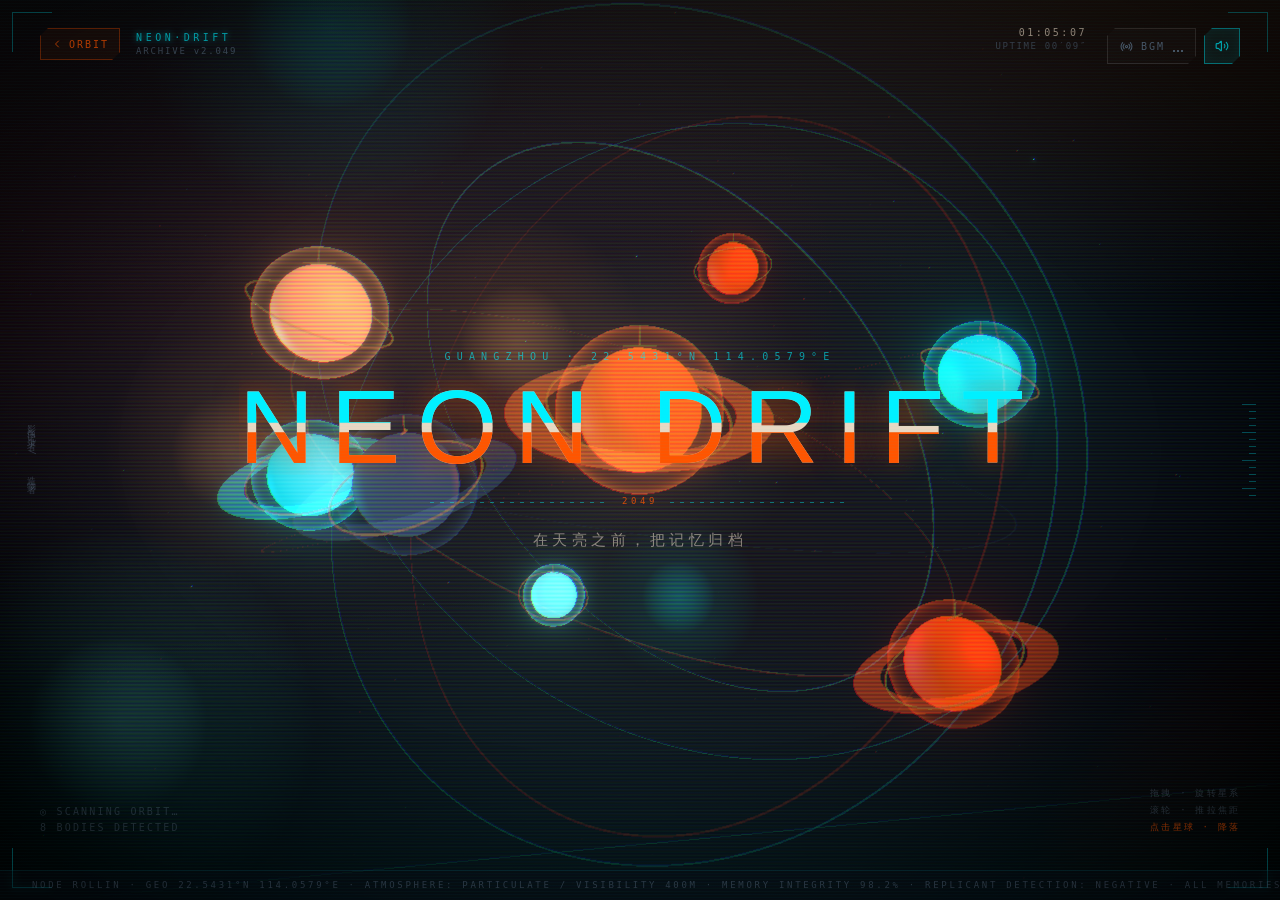
<file: index.html>
<!DOCTYPE html><html lang="zh-CN"><head><meta charSet="utf-8"/><meta name="viewport" content="width=device-width, initial-scale=1, maximum-scale=1, viewport-fit=cover, user-scalable=no"/><link rel="stylesheet" href="/_next/static/css/ae5120655446ba42.css" data-precedence="next"/><link rel="preload" as="script" fetchPriority="low" href="/_next/static/chunks/webpack-57c1d11114b28df3.js"/><script src="/_next/static/chunks/fd9d1056-8ef33f5ef9456d1f.js" async=""></script><script src="/_next/static/chunks/117-4d758e6239cc4914.js" async=""></script><script src="/_next/static/chunks/main-app-ebf9164d97b5ccb6.js" async=""></script><script src="/_next/static/chunks/188-89c8e57d3caa87de.js" async=""></script><script src="/_next/static/chunks/app/page-21d78f43e8932088.js" async=""></script><script src="/_next/static/chunks/698-11bbf139320b07f7.js" async=""></script><script src="/_next/static/chunks/262-05875b12b916fa2e.js" async=""></script><script src="/_next/static/chunks/app/layout-dc99e6a4562206c1.js" async=""></script><meta name="theme-color" content="#0a0f19"/><title>NEON DRIFT // 霓虹漂流</title><meta name="description" content="欢迎来到金的个人星系：影像、手记、情绪罗盘与记忆仓库。"/><meta property="og:title" content="NEON DRIFT // 霓虹漂流"/><meta property="og:description" content="欢迎来到金的个人星系：影像、手记、情绪罗盘与记忆仓库。"/><meta property="og:type" content="website"/><meta name="twitter:card" content="summary"/><meta name="twitter:title" content="NEON DRIFT // 霓虹漂流"/><meta name="twitter:description" content="欢迎来到金的个人星系：影像、手记、情绪罗盘与记忆仓库。"/><script src="/_next/static/chunks/polyfills-42372ed130431b0a.js" noModule=""></script></head><body class="min-h-dvh bg-cyber-dark text-cyber-dust antialiased"><main class="relative h-dvh w-screen overflow-hidden bg-cyber-dark"><!--$!--><template data-dgst="BAILOUT_TO_CLIENT_SIDE_RENDERING"></template><div class="fixed inset-0 z-10 flex items-center justify-center bg-cyber-dark"><div class="cyber-grid absolute inset-0 opacity-40"></div><div class="relative w-[min(80vw,320px)] text-center"><div class="mb-4 font-mono text-[10px] tracking-[0.45em] text-cyber-cyan/70 glow-cyan">LOADING STELLAR CACHE</div><div class="h-[2px] w-full overflow-hidden bg-white/8"><div class="h-full transition-[width] duration-200 ease-out" style="width:6%;background:linear-gradient(90deg,#ff5500,#00f0ff);box-shadow:0 0 12px rgba(0,240,255,.6)"></div></div><div class="mt-3 font-mono text-[9px] tracking-[0.3em] text-cyber-haze/50">6<!-- -->% · ALLOCATING PARTICLES</div></div></div><!--/$--><div class="pointer-events-none absolute inset-0 z-20 flex flex-col items-center justify-center px-6"><div class="text-center" style="opacity:0;transform:translateY(18px)"><div class="mb-4 font-mono text-[10px] tracking-[0.62em] text-cyber-cyan/60">GUANGZHOU<!-- --> · <!-- -->22.5431<!-- -->°N<!-- --> <!-- -->114.0579<!-- -->°E</div><h1 class="glitch text-[clamp(2.6rem,9vw,6.5rem)] font-light leading-[0.92] tracking-[0.16em] text-cyber-dust" data-text="NEON DRIFT" style="text-shadow:0 0 34px rgba(255,85,0,.35)">NEON DRIFT</h1><div class="mx-auto mt-5 flex w-[min(88vw,420px)] items-center gap-3"><div class="hud-divider flex-1"></div><span class="whitespace-nowrap font-mono text-[9px] tracking-[0.4em] text-cyber-orange/80">2049</span><div class="hud-divider flex-1"></div></div><p class="mt-5 text-[13px] tracking-[0.3em] text-cyber-dust/55 md:text-[15px]">在天亮之前，把记忆归档</p></div></div><div class="pointer-events-none absolute bottom-14 right-6 z-20 text-right md:bottom-16 md:right-10" style="opacity:0"><div class="font-mono text-[9px] leading-[1.9] tracking-[0.24em] text-cyber-haze/45"><div>拖拽 · 旋转星系</div><div>滚轮 · 推拉焦距</div><div class="text-cyber-orange/70">点击星球 · 降落</div></div></div></main><div class="pointer-events-none fixed inset-0 z-40 select-none"><div class="absolute h-7 w-7 border-cyber-cyan/40 md:h-10 md:w-10 left-3 top-3 border-l border-t"></div><div class="absolute h-7 w-7 border-cyber-cyan/40 md:h-10 md:w-10 right-3 top-3 border-r border-t"></div><div class="absolute h-7 w-7 border-cyber-cyan/40 md:h-10 md:w-10 left-3 bottom-3 border-b border-l"></div><div class="absolute h-7 w-7 border-cyber-cyan/40 md:h-10 md:w-10 right-3 bottom-3 border-b border-r"></div><header class="absolute inset-x-0 top-0 flex items-start justify-between px-6 pt-5 md:px-10 md:pt-7"><div class="pointer-events-auto flex items-center gap-3 md:gap-4"><div class="leading-none"><div class="font-mono text-[10px] tracking-[0.35em] text-cyber-cyan/85 glow-cyan">NEON·DRIFT</div><div class="mt-1 font-mono text-[9px] tracking-[0.2em] text-cyber-haze/70">ARCHIVE v2.049</div></div></div><div class="flex items-start gap-3 md:gap-5"><div class="hidden text-right leading-none sm:block"><div class="font-mono text-[10px] tracking-[0.25em] text-cyber-dust/80">--:--:--</div><div class="mt-1 font-mono text-[9px] tracking-[0.18em] text-cyber-haze/60">UPTIME <!-- -->00<!-- -->′<!-- -->00<!-- -->″</div></div><div class="pointer-events-auto flex items-center gap-2"><button aria-label="开启环境音" class="group relative flex h-9 items-center gap-2 border px-3 font-mono text-[10px] tracking-[0.2em] transition-all duration-300 clip-corner-sm border-white/15 bg-white/[0.02] text-cyber-haze hover:border-cyber-orange/40 hover:text-cyber-orange/80"><svg xmlns="http://www.w3.org/2000/svg" width="13" height="13" viewBox="0 0 24 24" fill="none" stroke="currentColor" stroke-width="2" stroke-linecap="round" stroke-linejoin="round" class="lucide lucide-radio"><path d="M4.9 19.1C1 15.2 1 8.8 4.9 4.9"></path><path d="M7.8 16.2c-2.3-2.3-2.3-6.1 0-8.5"></path><circle cx="12" cy="12" r="2"></circle><path d="M16.2 7.8c2.3 2.3 2.3 6.1 0 8.5"></path><path d="M19.1 4.9C23 8.8 23 15.1 19.1 19"></path></svg><span class="hidden sm:inline">BGM</span><span class="flex h-3 items-end gap-[2px]"><span class="w-[2px] bg-current transition-all duration-300 " style="height:2px;animation-delay:0s"></span><span class="w-[2px] bg-current transition-all duration-300 " style="height:2px;animation-delay:0.18s"></span><span class="w-[2px] bg-current transition-all duration-300 " style="height:2px;animation-delay:0.36s"></span></span></button><button aria-label="关闭音效" class="flex h-9 w-9 items-center justify-center border transition-all duration-300 clip-corner-sm border-cyber-cyan/60 bg-cyber-cyan/10 text-cyber-cyan shadow-neon"><svg xmlns="http://www.w3.org/2000/svg" width="14" height="14" viewBox="0 0 24 24" fill="none" stroke="currentColor" stroke-width="2" stroke-linecap="round" stroke-linejoin="round" class="lucide lucide-volume2"><path d="M11 4.702a.705.705 0 0 0-1.203-.498L6.413 7.587A1.4 1.4 0 0 1 5.416 8H3a1 1 0 0 0-1 1v6a1 1 0 0 0 1 1h2.416a1.4 1.4 0 0 1 .997.413l3.383 3.384A.705.705 0 0 0 11 19.298z"></path><path d="M16 9a5 5 0 0 1 0 6"></path><path d="M19.364 18.364a9 9 0 0 0 0-12.728"></path></svg></button></div></div></header><div class="absolute left-6 top-1/2 hidden -translate-y-1/2 lg:block"><div class="font-mono text-[9px] tracking-[0.5em] text-cyber-haze/45" style="writing-mode:vertical-rl">影像记录者 / 造物者</div></div><div class="absolute right-6 top-1/2 hidden -translate-y-1/2 flex-col items-end gap-[6px] lg:flex"><div class="bg-cyber-cyan/30" style="width:14px;height:1px"></div><div class="bg-cyber-cyan/30" style="width:7px;height:1px"></div><div class="bg-cyber-cyan/30" style="width:7px;height:1px"></div><div class="bg-cyber-cyan/30" style="width:7px;height:1px"></div><div class="bg-cyber-cyan/30" style="width:14px;height:1px"></div><div class="bg-cyber-cyan/30" style="width:7px;height:1px"></div><div class="bg-cyber-cyan/30" style="width:7px;height:1px"></div><div class="bg-cyber-cyan/30" style="width:7px;height:1px"></div><div class="bg-cyber-cyan/30" style="width:14px;height:1px"></div><div class="bg-cyber-cyan/30" style="width:7px;height:1px"></div><div class="bg-cyber-cyan/30" style="width:7px;height:1px"></div><div class="bg-cyber-cyan/30" style="width:7px;height:1px"></div><div class="bg-cyber-cyan/30" style="width:14px;height:1px"></div><div class="bg-cyber-cyan/30" style="width:7px;height:1px"></div></div><footer class="absolute inset-x-0 bottom-0 overflow-hidden border-t border-cyber-cyan/10 bg-cyber-dark/40 backdrop-blur-sm"><div class="flex whitespace-nowrap py-2"><div class="animate-ticker-x flex shrink-0 font-mono text-[9px] tracking-[0.3em] text-cyber-haze/50"><span class="px-8">NODE ROLLIN   ·   GEO 22.5431°N 114.0579°E   ·   ATMOSPHERE: PARTICULATE / VISIBILITY 400M   ·   MEMORY INTEGRITY 98.2%   ·   REPLICANT DETECTION: NEGATIVE   ·   ALL MEMORIES ARE REAL UNTIL PROVEN OTHERWISE</span><span class="px-8">NODE ROLLIN   ·   GEO 22.5431°N 114.0579°E   ·   ATMOSPHERE: PARTICULATE / VISIBILITY 400M   ·   MEMORY INTEGRITY 98.2%   ·   REPLICANT DETECTION: NEGATIVE   ·   ALL MEMORIES ARE REAL UNTIL PROVEN OTHERWISE</span></div></div></footer><div class="absolute inset-0" style="background:repeating-linear-gradient(to bottom, rgba(0,240,255,.028) 0px, rgba(0,240,255,.028) 1px, transparent 1px, transparent 3px);mix-blend-mode:screen"></div><div class="absolute inset-0" style="background:radial-gradient(ellipse 90% 75% at 50% 50%, transparent 45%, rgba(0,0,0,.55) 100%)"></div></div><script src="/_next/static/chunks/webpack-57c1d11114b28df3.js" async=""></script><script>(self.__next_f=self.__next_f||[]).push([0]);self.__next_f.push([2,null])</script><script>self.__next_f.push([1,"1:HL[\"/_next/static/css/ae5120655446ba42.css\",\"style\"]\n"])</script><script>self.__next_f.push([1,"2:I[2846,[],\"\"]\n4:I[9107,[],\"ClientPageRoot\"]\n5:I[5171,[\"188\",\"static/chunks/188-89c8e57d3caa87de.js\",\"931\",\"static/chunks/app/page-21d78f43e8932088.js\"],\"default\",1]\n6:I[8262,[\"698\",\"static/chunks/698-11bbf139320b07f7.js\",\"262\",\"static/chunks/262-05875b12b916fa2e.js\",\"185\",\"static/chunks/app/layout-dc99e6a4562206c1.js\"],\"AudioProvider\"]\n7:I[4707,[],\"\"]\n8:I[6423,[],\"\"]\n9:I[5856,[\"698\",\"static/chunks/698-11bbf139320b07f7.js\",\"262\",\"static/chunks/262-05875b12b916fa2e.js\",\"185\",\"static/chunks/app/layout-dc99e6a4562206c1.js\"],\"default\"]\nb:I[1060,[],\"\"]\nc:[]\n"])</script><script>self.__next_f.push([1,"0:[\"$\",\"$L2\",null,{\"buildId\":\"jVrd2lQ3MS9JcoGtKhQ7k\",\"assetPrefix\":\"\",\"urlParts\":[\"\",\"\"],\"initialTree\":[\"\",{\"children\":[\"__PAGE__\",{}]},\"$undefined\",\"$undefined\",true],\"initialSeedData\":[\"\",{\"children\":[\"__PAGE__\",{},[[\"$L3\",[\"$\",\"$L4\",null,{\"props\":{\"params\":{},\"searchParams\":{}},\"Component\":\"$5\"}],null],null],null]},[[[[\"$\",\"link\",\"0\",{\"rel\":\"stylesheet\",\"href\":\"/_next/static/css/ae5120655446ba42.css\",\"precedence\":\"next\",\"crossOrigin\":\"$undefined\"}]],[\"$\",\"html\",null,{\"lang\":\"zh-CN\",\"children\":[\"$\",\"body\",null,{\"className\":\"min-h-dvh bg-cyber-dark text-cyber-dust antialiased\",\"children\":[\"$\",\"$L6\",null,{\"children\":[[\"$\",\"$L7\",null,{\"parallelRouterKey\":\"children\",\"segmentPath\":[\"children\"],\"error\":\"$undefined\",\"errorStyles\":\"$undefined\",\"errorScripts\":\"$undefined\",\"template\":[\"$\",\"$L8\",null,{}],\"templateStyles\":\"$undefined\",\"templateScripts\":\"$undefined\",\"notFound\":[[\"$\",\"title\",null,{\"children\":\"404: This page could not be found.\"}],[\"$\",\"div\",null,{\"style\":{\"fontFamily\":\"system-ui,\\\"Segoe UI\\\",Roboto,Helvetica,Arial,sans-serif,\\\"Apple Color Emoji\\\",\\\"Segoe UI Emoji\\\"\",\"height\":\"100vh\",\"textAlign\":\"center\",\"display\":\"flex\",\"flexDirection\":\"column\",\"alignItems\":\"center\",\"justifyContent\":\"center\"},\"children\":[\"$\",\"div\",null,{\"children\":[[\"$\",\"style\",null,{\"dangerouslySetInnerHTML\":{\"__html\":\"body{color:#000;background:#fff;margin:0}.next-error-h1{border-right:1px solid rgba(0,0,0,.3)}@media (prefers-color-scheme:dark){body{color:#fff;background:#000}.next-error-h1{border-right:1px solid rgba(255,255,255,.3)}}\"}}],[\"$\",\"h1\",null,{\"className\":\"next-error-h1\",\"style\":{\"display\":\"inline-block\",\"margin\":\"0 20px 0 0\",\"padding\":\"0 23px 0 0\",\"fontSize\":24,\"fontWeight\":500,\"verticalAlign\":\"top\",\"lineHeight\":\"49px\"},\"children\":\"404\"}],[\"$\",\"div\",null,{\"style\":{\"display\":\"inline-block\"},\"children\":[\"$\",\"h2\",null,{\"style\":{\"fontSize\":14,\"fontWeight\":400,\"lineHeight\":\"49px\",\"margin\":0},\"children\":\"This page could not be found.\"}]}]]}]}]],\"notFoundStyles\":[]}],[\"$\",\"$L9\",null,{}]]}]}]}]],null],null],\"couldBeIntercepted\":false,\"initialHead\":[null,\"$La\"],\"globalErrorComponent\":\"$b\",\"missingSlots\":\"$Wc\"}]\n"])</script><script>self.__next_f.push([1,"a:[[\"$\",\"meta\",\"0\",{\"name\":\"viewport\",\"content\":\"width=device-width, initial-scale=1, maximum-scale=1, viewport-fit=cover, user-scalable=no\"}],[\"$\",\"meta\",\"1\",{\"name\":\"theme-color\",\"content\":\"#0a0f19\"}],[\"$\",\"meta\",\"2\",{\"charSet\":\"utf-8\"}],[\"$\",\"title\",\"3\",{\"children\":\"NEON DRIFT // 霓虹漂流\"}],[\"$\",\"meta\",\"4\",{\"name\":\"description\",\"content\":\"欢迎来到金的个人星系：影像、手记、情绪罗盘与记忆仓库。\"}],[\"$\",\"meta\",\"5\",{\"property\":\"og:title\",\"content\":\"NEON DRIFT // 霓虹漂流\"}],[\"$\",\"meta\",\"6\",{\"property\":\"og:description\",\"content\":\"欢迎来到金的个人星系：影像、手记、情绪罗盘与记忆仓库。\"}],[\"$\",\"meta\",\"7\",{\"property\":\"og:type\",\"content\":\"website\"}],[\"$\",\"meta\",\"8\",{\"name\":\"twitter:card\",\"content\":\"summary\"}],[\"$\",\"meta\",\"9\",{\"name\":\"twitter:title\",\"content\":\"NEON DRIFT // 霓虹漂流\"}],[\"$\",\"meta\",\"10\",{\"name\":\"twitter:description\",\"content\":\"欢迎来到金的个人星系：影像、手记、情绪罗盘与记忆仓库。\"}]]\n3:null\n"])</script></body></html>
</file>
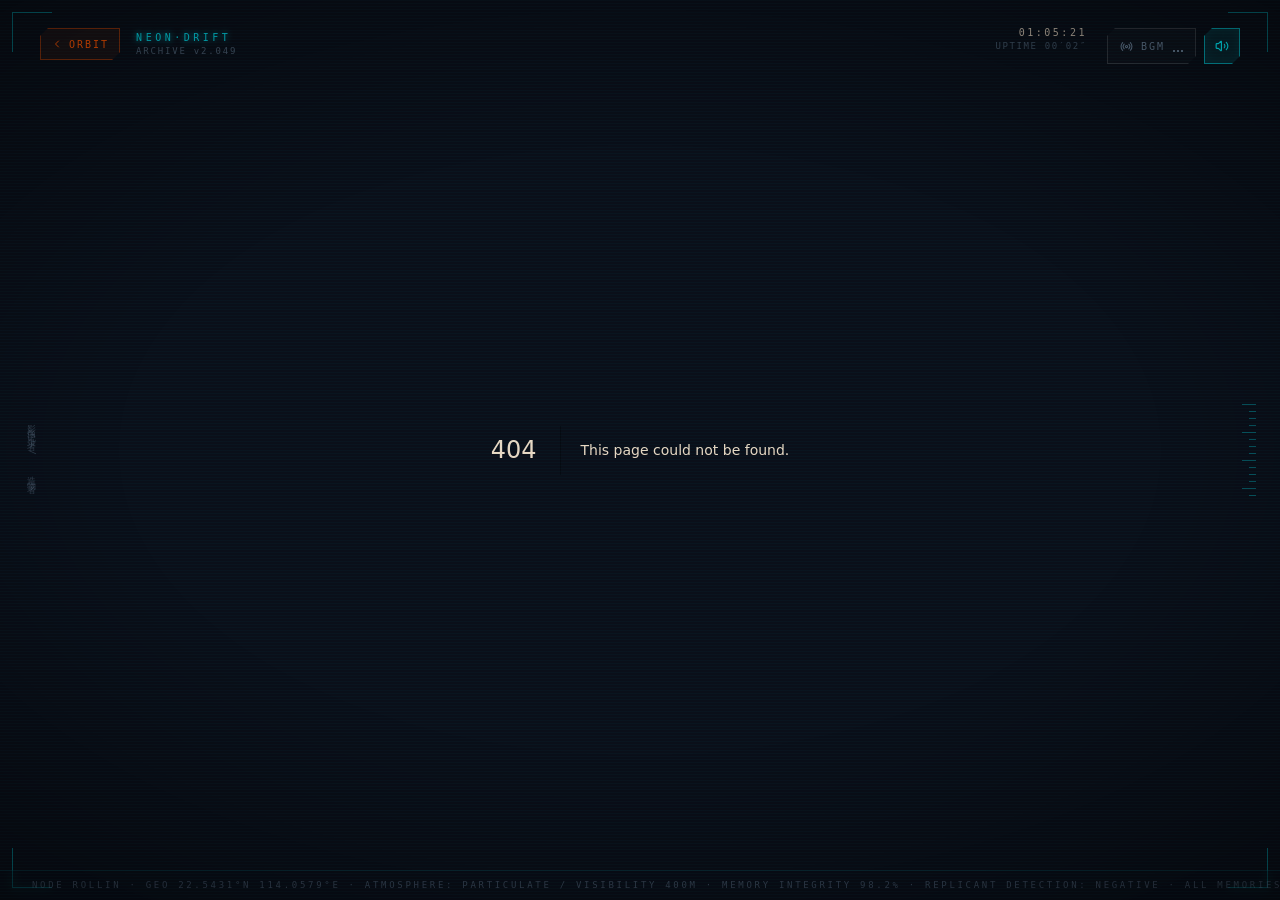
<file: 404/index.html>
<!DOCTYPE html><html lang="zh-CN"><head><meta charSet="utf-8"/><meta name="viewport" content="width=device-width, initial-scale=1, maximum-scale=1, viewport-fit=cover, user-scalable=no"/><link rel="stylesheet" href="/_next/static/css/ae5120655446ba42.css" data-precedence="next"/><link rel="preload" as="script" fetchPriority="low" href="/_next/static/chunks/webpack-57c1d11114b28df3.js"/><script src="/_next/static/chunks/fd9d1056-8ef33f5ef9456d1f.js" async=""></script><script src="/_next/static/chunks/117-4d758e6239cc4914.js" async=""></script><script src="/_next/static/chunks/main-app-ebf9164d97b5ccb6.js" async=""></script><script src="/_next/static/chunks/698-11bbf139320b07f7.js" async=""></script><script src="/_next/static/chunks/262-05875b12b916fa2e.js" async=""></script><script src="/_next/static/chunks/app/layout-dc99e6a4562206c1.js" async=""></script><meta name="robots" content="noindex"/><title>404: This page could not be found.</title><meta name="theme-color" content="#0a0f19"/><title>NEON DRIFT // 霓虹漂流</title><meta name="description" content="欢迎来到金的个人星系：影像、手记、情绪罗盘与记忆仓库。"/><meta property="og:title" content="NEON DRIFT // 霓虹漂流"/><meta property="og:description" content="欢迎来到金的个人星系：影像、手记、情绪罗盘与记忆仓库。"/><meta property="og:type" content="website"/><meta name="twitter:card" content="summary"/><meta name="twitter:title" content="NEON DRIFT // 霓虹漂流"/><meta name="twitter:description" content="欢迎来到金的个人星系：影像、手记、情绪罗盘与记忆仓库。"/><script src="/_next/static/chunks/polyfills-42372ed130431b0a.js" noModule=""></script></head><body class="min-h-dvh bg-cyber-dark text-cyber-dust antialiased"><div style="font-family:system-ui,&quot;Segoe UI&quot;,Roboto,Helvetica,Arial,sans-serif,&quot;Apple Color Emoji&quot;,&quot;Segoe UI Emoji&quot;;height:100vh;text-align:center;display:flex;flex-direction:column;align-items:center;justify-content:center"><div><style>body{color:#000;background:#fff;margin:0}.next-error-h1{border-right:1px solid rgba(0,0,0,.3)}@media (prefers-color-scheme:dark){body{color:#fff;background:#000}.next-error-h1{border-right:1px solid rgba(255,255,255,.3)}}</style><h1 class="next-error-h1" style="display:inline-block;margin:0 20px 0 0;padding:0 23px 0 0;font-size:24px;font-weight:500;vertical-align:top;line-height:49px">404</h1><div style="display:inline-block"><h2 style="font-size:14px;font-weight:400;line-height:49px;margin:0">This page could not be found.</h2></div></div></div><div class="pointer-events-none fixed inset-0 z-40 select-none"><div class="absolute h-7 w-7 border-cyber-cyan/40 md:h-10 md:w-10 left-3 top-3 border-l border-t"></div><div class="absolute h-7 w-7 border-cyber-cyan/40 md:h-10 md:w-10 right-3 top-3 border-r border-t"></div><div class="absolute h-7 w-7 border-cyber-cyan/40 md:h-10 md:w-10 left-3 bottom-3 border-b border-l"></div><div class="absolute h-7 w-7 border-cyber-cyan/40 md:h-10 md:w-10 right-3 bottom-3 border-b border-r"></div><header class="absolute inset-x-0 top-0 flex items-start justify-between px-6 pt-5 md:px-10 md:pt-7"><div class="pointer-events-auto flex items-center gap-3 md:gap-4"><a class="group flex h-8 items-center gap-1.5 border border-cyber-orange/45 bg-cyber-orange/[0.07] px-2.5 font-mono text-[10px] tracking-[0.2em] text-cyber-orange transition-all duration-300 clip-corner-sm hover:bg-cyber-orange/20 hover:shadow-ember" href="/"><svg xmlns="http://www.w3.org/2000/svg" width="12" height="12" viewBox="0 0 24 24" fill="none" stroke="currentColor" stroke-width="2" stroke-linecap="round" stroke-linejoin="round" class="lucide lucide-chevron-left transition-transform group-hover:-translate-x-0.5"><path d="m15 18-6-6 6-6"></path></svg>ORBIT</a><div class="leading-none"><div class="font-mono text-[10px] tracking-[0.35em] text-cyber-cyan/85 glow-cyan">NEON·DRIFT</div><div class="mt-1 font-mono text-[9px] tracking-[0.2em] text-cyber-haze/70">ARCHIVE v2.049</div></div></div><div class="flex items-start gap-3 md:gap-5"><div class="hidden text-right leading-none sm:block"><div class="font-mono text-[10px] tracking-[0.25em] text-cyber-dust/80">--:--:--</div><div class="mt-1 font-mono text-[9px] tracking-[0.18em] text-cyber-haze/60">UPTIME <!-- -->00<!-- -->′<!-- -->00<!-- -->″</div></div><div class="pointer-events-auto flex items-center gap-2"><button aria-label="开启环境音" class="group relative flex h-9 items-center gap-2 border px-3 font-mono text-[10px] tracking-[0.2em] transition-all duration-300 clip-corner-sm border-white/15 bg-white/[0.02] text-cyber-haze hover:border-cyber-orange/40 hover:text-cyber-orange/80"><svg xmlns="http://www.w3.org/2000/svg" width="13" height="13" viewBox="0 0 24 24" fill="none" stroke="currentColor" stroke-width="2" stroke-linecap="round" stroke-linejoin="round" class="lucide lucide-radio"><path d="M4.9 19.1C1 15.2 1 8.8 4.9 4.9"></path><path d="M7.8 16.2c-2.3-2.3-2.3-6.1 0-8.5"></path><circle cx="12" cy="12" r="2"></circle><path d="M16.2 7.8c2.3 2.3 2.3 6.1 0 8.5"></path><path d="M19.1 4.9C23 8.8 23 15.1 19.1 19"></path></svg><span class="hidden sm:inline">BGM</span><span class="flex h-3 items-end gap-[2px]"><span class="w-[2px] bg-current transition-all duration-300 " style="height:2px;animation-delay:0s"></span><span class="w-[2px] bg-current transition-all duration-300 " style="height:2px;animation-delay:0.18s"></span><span class="w-[2px] bg-current transition-all duration-300 " style="height:2px;animation-delay:0.36s"></span></span></button><button aria-label="关闭音效" class="flex h-9 w-9 items-center justify-center border transition-all duration-300 clip-corner-sm border-cyber-cyan/60 bg-cyber-cyan/10 text-cyber-cyan shadow-neon"><svg xmlns="http://www.w3.org/2000/svg" width="14" height="14" viewBox="0 0 24 24" fill="none" stroke="currentColor" stroke-width="2" stroke-linecap="round" stroke-linejoin="round" class="lucide lucide-volume2"><path d="M11 4.702a.705.705 0 0 0-1.203-.498L6.413 7.587A1.4 1.4 0 0 1 5.416 8H3a1 1 0 0 0-1 1v6a1 1 0 0 0 1 1h2.416a1.4 1.4 0 0 1 .997.413l3.383 3.384A.705.705 0 0 0 11 19.298z"></path><path d="M16 9a5 5 0 0 1 0 6"></path><path d="M19.364 18.364a9 9 0 0 0 0-12.728"></path></svg></button></div></div></header><div class="absolute left-6 top-1/2 hidden -translate-y-1/2 lg:block"><div class="font-mono text-[9px] tracking-[0.5em] text-cyber-haze/45" style="writing-mode:vertical-rl">影像记录者 / 造物者</div></div><div class="absolute right-6 top-1/2 hidden -translate-y-1/2 flex-col items-end gap-[6px] lg:flex"><div class="bg-cyber-cyan/30" style="width:14px;height:1px"></div><div class="bg-cyber-cyan/30" style="width:7px;height:1px"></div><div class="bg-cyber-cyan/30" style="width:7px;height:1px"></div><div class="bg-cyber-cyan/30" style="width:7px;height:1px"></div><div class="bg-cyber-cyan/30" style="width:14px;height:1px"></div><div class="bg-cyber-cyan/30" style="width:7px;height:1px"></div><div class="bg-cyber-cyan/30" style="width:7px;height:1px"></div><div class="bg-cyber-cyan/30" style="width:7px;height:1px"></div><div class="bg-cyber-cyan/30" style="width:14px;height:1px"></div><div class="bg-cyber-cyan/30" style="width:7px;height:1px"></div><div class="bg-cyber-cyan/30" style="width:7px;height:1px"></div><div class="bg-cyber-cyan/30" style="width:7px;height:1px"></div><div class="bg-cyber-cyan/30" style="width:14px;height:1px"></div><div class="bg-cyber-cyan/30" style="width:7px;height:1px"></div></div><footer class="absolute inset-x-0 bottom-0 overflow-hidden border-t border-cyber-cyan/10 bg-cyber-dark/40 backdrop-blur-sm"><div class="flex whitespace-nowrap py-2"><div class="animate-ticker-x flex shrink-0 font-mono text-[9px] tracking-[0.3em] text-cyber-haze/50"><span class="px-8">NODE ROLLIN   ·   GEO 22.5431°N 114.0579°E   ·   ATMOSPHERE: PARTICULATE / VISIBILITY 400M   ·   MEMORY INTEGRITY 98.2%   ·   REPLICANT DETECTION: NEGATIVE   ·   ALL MEMORIES ARE REAL UNTIL PROVEN OTHERWISE</span><span class="px-8">NODE ROLLIN   ·   GEO 22.5431°N 114.0579°E   ·   ATMOSPHERE: PARTICULATE / VISIBILITY 400M   ·   MEMORY INTEGRITY 98.2%   ·   REPLICANT DETECTION: NEGATIVE   ·   ALL MEMORIES ARE REAL UNTIL PROVEN OTHERWISE</span></div></div></footer><div class="absolute inset-0" style="background:repeating-linear-gradient(to bottom, rgba(0,240,255,.028) 0px, rgba(0,240,255,.028) 1px, transparent 1px, transparent 3px);mix-blend-mode:screen"></div><div class="absolute inset-0" style="background:radial-gradient(ellipse 90% 75% at 50% 50%, transparent 45%, rgba(0,0,0,.55) 100%)"></div></div><script src="/_next/static/chunks/webpack-57c1d11114b28df3.js" async=""></script><script>(self.__next_f=self.__next_f||[]).push([0]);self.__next_f.push([2,null])</script><script>self.__next_f.push([1,"1:HL[\"/_next/static/css/ae5120655446ba42.css\",\"style\"]\n"])</script><script>self.__next_f.push([1,"2:I[2846,[],\"\"]\n4:I[4707,[],\"\"]\n5:I[6423,[],\"\"]\n6:I[8262,[\"698\",\"static/chunks/698-11bbf139320b07f7.js\",\"262\",\"static/chunks/262-05875b12b916fa2e.js\",\"185\",\"static/chunks/app/layout-dc99e6a4562206c1.js\"],\"AudioProvider\"]\nb:I[5856,[\"698\",\"static/chunks/698-11bbf139320b07f7.js\",\"262\",\"static/chunks/262-05875b12b916fa2e.js\",\"185\",\"static/chunks/app/layout-dc99e6a4562206c1.js\"],\"default\"]\nd:I[1060,[],\"\"]\n7:{\"fontFamily\":\"system-ui,\\\"Segoe UI\\\",Roboto,Helvetica,Arial,sans-serif,\\\"Apple Color Emoji\\\",\\\"Segoe UI Emoji\\\"\",\"height\":\"100vh\",\"textAlign\":\"center\",\"display\":\"flex\",\"flexDirection\":\"column\",\"alignItems\":\"center\",\"justifyContent\":\"center\"}\n8:{\"display\":\"inline-block\",\"margin\":\"0 20px 0 0\",\"padding\":\"0 23px 0 0\",\"fontSize\":24,\"fontWeight\":500,\"verticalAlign\":\"top\",\"lineHeight\":\"49px\"}\n9:{\"display\":\"inline-block\"}\na:{\"fontSize\":14,\"fontWeight\":400,\"lineHeight\":\"49px\",\"margin\":0}\ne:[]\n"])</script><script>self.__next_f.push([1,"0:[\"$\",\"$L2\",null,{\"buildId\":\"jVrd2lQ3MS9JcoGtKhQ7k\",\"assetPrefix\":\"\",\"urlParts\":[\"\",\"_not-found\",\"\"],\"initialTree\":[\"\",{\"children\":[\"/_not-found\",{\"children\":[\"__PAGE__\",{}]}]},\"$undefined\",\"$undefined\",true],\"initialSeedData\":[\"\",{\"children\":[\"/_not-found\",{\"children\":[\"__PAGE__\",{},[[\"$L3\",[[\"$\",\"title\",null,{\"children\":\"404: This page could not be found.\"}],[\"$\",\"div\",null,{\"style\":{\"fontFamily\":\"system-ui,\\\"Segoe UI\\\",Roboto,Helvetica,Arial,sans-serif,\\\"Apple Color Emoji\\\",\\\"Segoe UI Emoji\\\"\",\"height\":\"100vh\",\"textAlign\":\"center\",\"display\":\"flex\",\"flexDirection\":\"column\",\"alignItems\":\"center\",\"justifyContent\":\"center\"},\"children\":[\"$\",\"div\",null,{\"children\":[[\"$\",\"style\",null,{\"dangerouslySetInnerHTML\":{\"__html\":\"body{color:#000;background:#fff;margin:0}.next-error-h1{border-right:1px solid rgba(0,0,0,.3)}@media (prefers-color-scheme:dark){body{color:#fff;background:#000}.next-error-h1{border-right:1px solid rgba(255,255,255,.3)}}\"}}],[\"$\",\"h1\",null,{\"className\":\"next-error-h1\",\"style\":{\"display\":\"inline-block\",\"margin\":\"0 20px 0 0\",\"padding\":\"0 23px 0 0\",\"fontSize\":24,\"fontWeight\":500,\"verticalAlign\":\"top\",\"lineHeight\":\"49px\"},\"children\":\"404\"}],[\"$\",\"div\",null,{\"style\":{\"display\":\"inline-block\"},\"children\":[\"$\",\"h2\",null,{\"style\":{\"fontSize\":14,\"fontWeight\":400,\"lineHeight\":\"49px\",\"margin\":0},\"children\":\"This page could not be found.\"}]}]]}]}]],null],null],null]},[null,[\"$\",\"$L4\",null,{\"parallelRouterKey\":\"children\",\"segmentPath\":[\"children\",\"/_not-found\",\"children\"],\"error\":\"$undefined\",\"errorStyles\":\"$undefined\",\"errorScripts\":\"$undefined\",\"template\":[\"$\",\"$L5\",null,{}],\"templateStyles\":\"$undefined\",\"templateScripts\":\"$undefined\",\"notFound\":\"$undefined\",\"notFoundStyles\":\"$undefined\"}]],null]},[[[[\"$\",\"link\",\"0\",{\"rel\":\"stylesheet\",\"href\":\"/_next/static/css/ae5120655446ba42.css\",\"precedence\":\"next\",\"crossOrigin\":\"$undefined\"}]],[\"$\",\"html\",null,{\"lang\":\"zh-CN\",\"children\":[\"$\",\"body\",null,{\"className\":\"min-h-dvh bg-cyber-dark text-cyber-dust antialiased\",\"children\":[\"$\",\"$L6\",null,{\"children\":[[\"$\",\"$L4\",null,{\"parallelRouterKey\":\"children\",\"segmentPath\":[\"children\"],\"error\":\"$undefined\",\"errorStyles\":\"$undefined\",\"errorScripts\":\"$undefined\",\"template\":[\"$\",\"$L5\",null,{}],\"templateStyles\":\"$undefined\",\"templateScripts\":\"$undefined\",\"notFound\":[[\"$\",\"title\",null,{\"children\":\"404: This page could not be found.\"}],[\"$\",\"div\",null,{\"style\":\"$7\",\"children\":[\"$\",\"div\",null,{\"children\":[[\"$\",\"style\",null,{\"dangerouslySetInnerHTML\":{\"__html\":\"body{color:#000;background:#fff;margin:0}.next-error-h1{border-right:1px solid rgba(0,0,0,.3)}@media (prefers-color-scheme:dark){body{color:#fff;background:#000}.next-error-h1{border-right:1px solid rgba(255,255,255,.3)}}\"}}],[\"$\",\"h1\",null,{\"className\":\"next-error-h1\",\"style\":\"$8\",\"children\":\"404\"}],[\"$\",\"div\",null,{\"style\":\"$9\",\"children\":[\"$\",\"h2\",null,{\"style\":\"$a\",\"children\":\"This page could not be found.\"}]}]]}]}]],\"notFoundStyles\":[]}],[\"$\",\"$Lb\",null,{}]]}]}]}]],null],null],\"couldBeIntercepted\":false,\"initialHead\":[[\"$\",\"meta\",null,{\"name\":\"robots\",\"content\":\"noindex\"}],\"$Lc\"],\"globalErrorComponent\":\"$d\",\"missingSlots\":\"$We\"}]\n"])</script><script>self.__next_f.push([1,"c:[[\"$\",\"meta\",\"0\",{\"name\":\"viewport\",\"content\":\"width=device-width, initial-scale=1, maximum-scale=1, viewport-fit=cover, user-scalable=no\"}],[\"$\",\"meta\",\"1\",{\"name\":\"theme-color\",\"content\":\"#0a0f19\"}],[\"$\",\"meta\",\"2\",{\"charSet\":\"utf-8\"}],[\"$\",\"title\",\"3\",{\"children\":\"NEON DRIFT // 霓虹漂流\"}],[\"$\",\"meta\",\"4\",{\"name\":\"description\",\"content\":\"欢迎来到金的个人星系：影像、手记、情绪罗盘与记忆仓库。\"}],[\"$\",\"meta\",\"5\",{\"property\":\"og:title\",\"content\":\"NEON DRIFT // 霓虹漂流\"}],[\"$\",\"meta\",\"6\",{\"property\":\"og:description\",\"content\":\"欢迎来到金的个人星系：影像、手记、情绪罗盘与记忆仓库。\"}],[\"$\",\"meta\",\"7\",{\"property\":\"og:type\",\"content\":\"website\"}],[\"$\",\"meta\",\"8\",{\"name\":\"twitter:card\",\"content\":\"summary\"}],[\"$\",\"meta\",\"9\",{\"name\":\"twitter:title\",\"content\":\"NEON DRIFT // 霓虹漂流\"}],[\"$\",\"meta\",\"10\",{\"name\":\"twitter:description\",\"content\":\"欢迎来到金的个人星系：影像、手记、情绪罗盘与记忆仓库。\"}]]\n3:null\n"])</script></body></html>
</file>
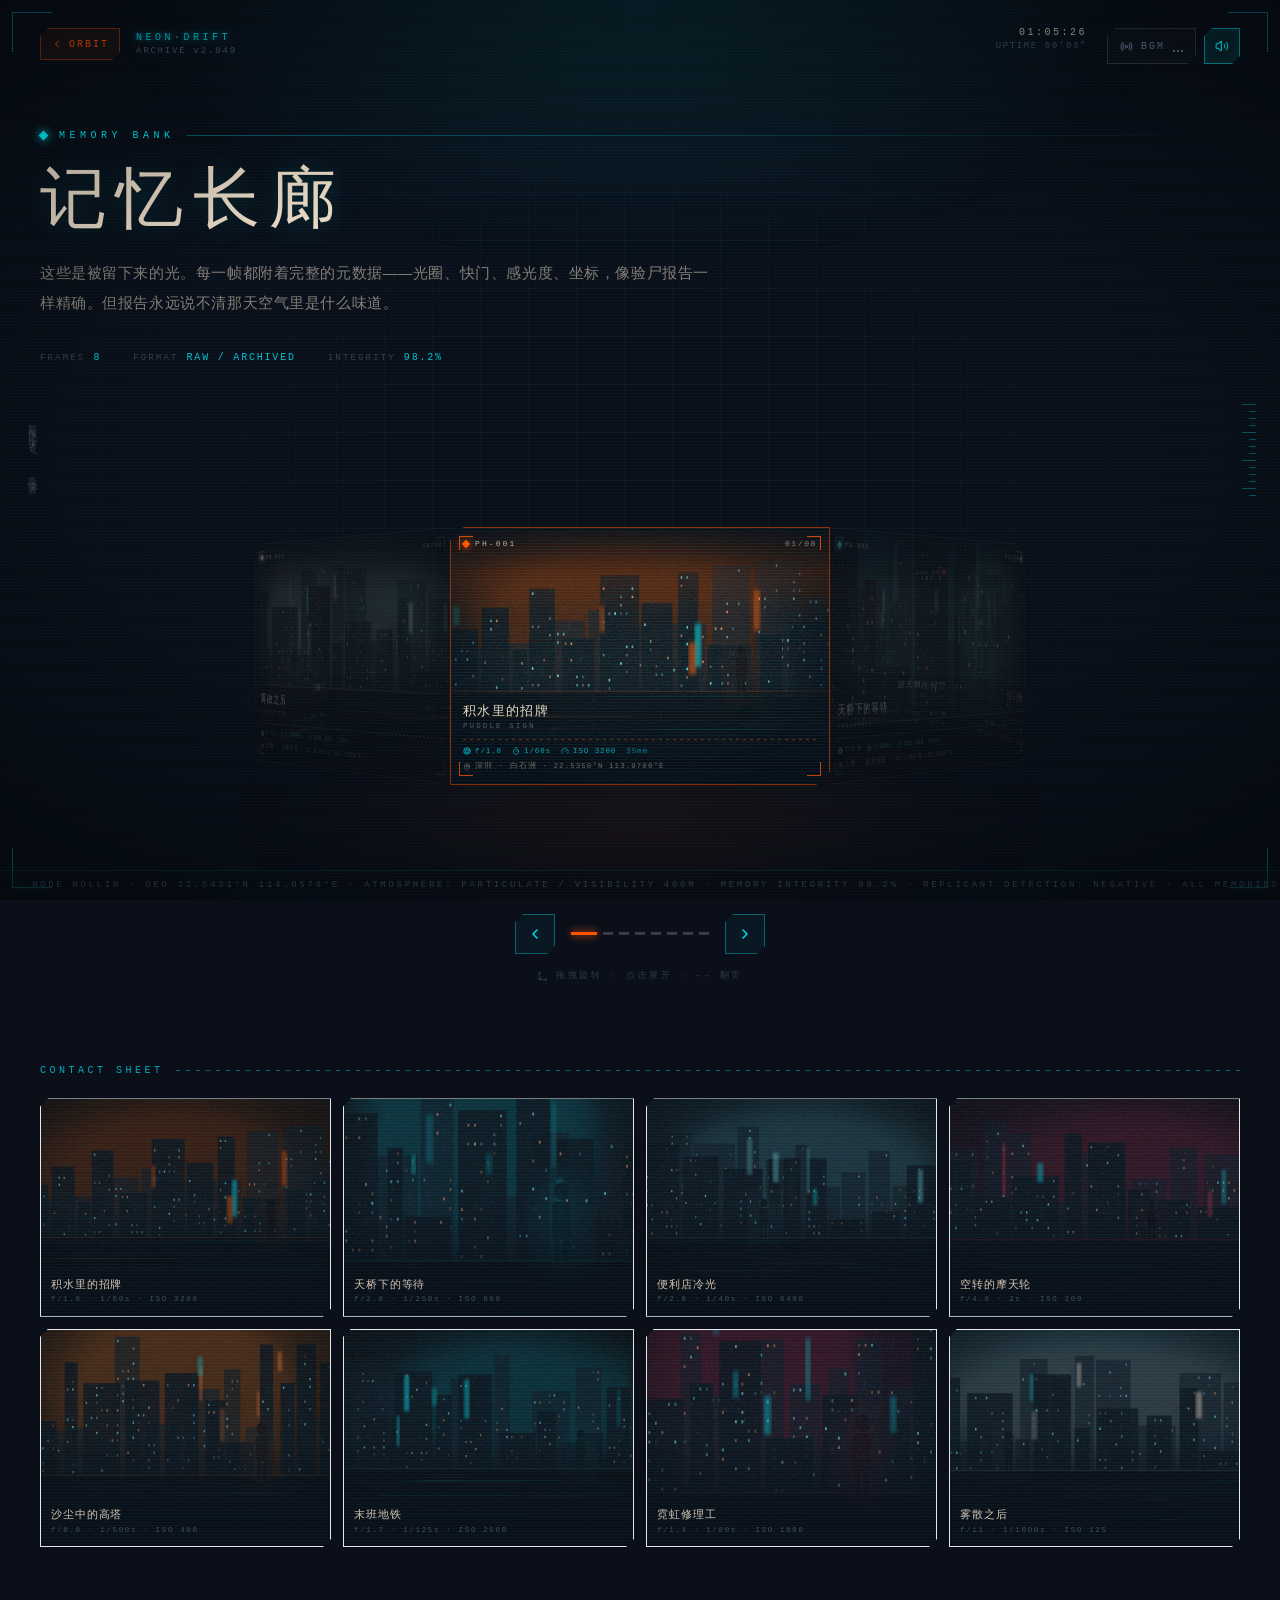
<file: gallery/index.html>
<!DOCTYPE html><html lang="zh-CN"><head><meta charSet="utf-8"/><meta name="viewport" content="width=device-width, initial-scale=1, maximum-scale=1, viewport-fit=cover, user-scalable=no"/><link rel="preload" as="image" href="/photos/01.svg"/><link rel="preload" as="image" href="/photos/02.svg"/><link rel="preload" as="image" href="/photos/03.svg"/><link rel="preload" as="image" href="/photos/04.svg"/><link rel="preload" as="image" href="/photos/05.svg"/><link rel="preload" as="image" href="/photos/06.svg"/><link rel="preload" as="image" href="/photos/07.svg"/><link rel="preload" as="image" href="/photos/08.svg"/><link rel="stylesheet" href="/_next/static/css/ae5120655446ba42.css" data-precedence="next"/><link rel="preload" as="script" fetchPriority="low" href="/_next/static/chunks/webpack-57c1d11114b28df3.js"/><script src="/_next/static/chunks/fd9d1056-8ef33f5ef9456d1f.js" async=""></script><script src="/_next/static/chunks/117-4d758e6239cc4914.js" async=""></script><script src="/_next/static/chunks/main-app-ebf9164d97b5ccb6.js" async=""></script><script src="/_next/static/chunks/188-89c8e57d3caa87de.js" async=""></script><script src="/_next/static/chunks/app/gallery/page-91d458077fbe8195.js" async=""></script><script src="/_next/static/chunks/698-11bbf139320b07f7.js" async=""></script><script src="/_next/static/chunks/262-05875b12b916fa2e.js" async=""></script><script src="/_next/static/chunks/app/layout-dc99e6a4562206c1.js" async=""></script><meta name="theme-color" content="#0a0f19"/><title>NEON DRIFT // 霓虹漂流</title><meta name="description" content="欢迎来到金的个人星系：影像、手记、情绪罗盘与记忆仓库。"/><meta property="og:title" content="NEON DRIFT // 霓虹漂流"/><meta property="og:description" content="欢迎来到金的个人星系：影像、手记、情绪罗盘与记忆仓库。"/><meta property="og:type" content="website"/><meta name="twitter:card" content="summary"/><meta name="twitter:title" content="NEON DRIFT // 霓虹漂流"/><meta name="twitter:description" content="欢迎来到金的个人星系：影像、手记、情绪罗盘与记忆仓库。"/><script src="/_next/static/chunks/polyfills-42372ed130431b0a.js" noModule=""></script></head><body class="min-h-dvh bg-cyber-dark text-cyber-dust antialiased"><main class="relative min-h-dvh w-full overflow-x-hidden bg-cyber-dark"><div class="pointer-events-none fixed inset-0"><div class="cyber-grid absolute inset-0 opacity-70"></div><div class="absolute inset-0" style="background:radial-gradient(ellipse 70% 50% at 50% 0%, #00f0ff14 0%, transparent 60%)"></div></div><div class="relative z-10 mx-auto px-6 pb-28 pt-28 md:px-10 md:pt-32 max-w-[1440px]"><header class="mb-14" style="opacity:0;transform:translateY(20px)"><div class="flex items-center gap-3"><span class="h-[7px] w-[7px] rotate-45" style="background:#00f0ff;box-shadow:0 0 10px #00f0ff"></span><span class="font-mono text-[10px] tracking-[0.45em]" style="color:#00f0ff">MEMORY BANK</span><div class="h-px flex-1" style="background:linear-gradient(to right, #00f0ff55, transparent)"></div></div><h1 class="mt-5 text-[clamp(2.2rem,6.5vw,4.2rem)] font-light leading-[1.05] tracking-[0.14em] text-cyber-dust" style="text-shadow:0 0 30px #00f0ff30">记忆长廊</h1><p class="mt-6 max-w-2xl text-[13.5px] leading-[2.1] tracking-[0.04em] text-cyber-dust/55 md:text-[14.5px]">这些是被留下来的光。每一帧都附着完整的元数据——光圈、快门、感光度、坐标，像验尸报告一样精确。但报告永远说不清那天空气里是什么味道。</p><div class="mt-8 flex flex-wrap gap-x-8 gap-y-2.5"><div class="flex items-baseline gap-2"><span class="font-mono text-[9px] tracking-[0.24em] text-cyber-haze/45">FRAMES</span><span class="font-mono text-[10px] tracking-[0.18em]" style="color:#00f0ffcc">8</span></div><div class="flex items-baseline gap-2"><span class="font-mono text-[9px] tracking-[0.24em] text-cyber-haze/45">FORMAT</span><span class="font-mono text-[10px] tracking-[0.18em]" style="color:#00f0ffcc">RAW / ARCHIVED</span></div><div class="flex items-baseline gap-2"><span class="font-mono text-[9px] tracking-[0.24em] text-cyber-haze/45">INTEGRITY</span><span class="font-mono text-[10px] tracking-[0.18em]" style="color:#00f0ffcc">98.2%</span></div></div></header><div style="opacity:0"><!--$!--><template data-dgst="BAILOUT_TO_CLIENT_SIDE_RENDERING"></template><div class="flex h-[clamp(340px,52vh,520px)] items-center justify-center font-mono text-[10px] tracking-[0.4em] text-cyber-cyan/50">MOUNTING MEMORY BANK…</div><!--/$--></div><div class="mt-20"><div class="mb-5 flex items-center gap-3"><span class="font-mono text-[10px] tracking-[0.35em] text-cyber-cyan/70">CONTACT SHEET</span><div class="hud-divider flex-1"></div></div><div class="grid grid-cols-2 gap-3 sm:grid-cols-3 lg:grid-cols-4"><figure class="scanlines group relative aspect-[4/3] overflow-hidden clip-corner-sm border border-white/8" style="opacity:0;transform:translateY(14px)"><img src="/photos/01.svg" alt="积水里的招牌" class="h-full w-full object-cover opacity-70 transition-all duration-700 group-hover:scale-105 group-hover:opacity-100"/><div class="absolute inset-0 bg-gradient-to-t from-cyber-dark via-transparent to-transparent"></div><figcaption class="absolute inset-x-0 bottom-0 p-2.5"><div class="text-[11px] tracking-[0.08em] text-cyber-dust/90">积水里的招牌</div><div class="mt-0.5 font-mono text-[7.5px] tracking-[0.22em] text-cyber-haze/60">f/1.8<!-- --> · <!-- -->1/60s<!-- --> · <!-- -->ISO 3200</div></figcaption><div class="absolute left-2 top-2 h-1.5 w-1.5 rotate-45 opacity-0 transition-opacity group-hover:opacity-100" style="background:#ff5500;box-shadow:0 0 8px #ff5500"></div></figure><figure class="scanlines group relative aspect-[4/3] overflow-hidden clip-corner-sm border border-white/8" style="opacity:0;transform:translateY(14px)"><img src="/photos/02.svg" alt="天桥下的等待" class="h-full w-full object-cover opacity-70 transition-all duration-700 group-hover:scale-105 group-hover:opacity-100"/><div class="absolute inset-0 bg-gradient-to-t from-cyber-dark via-transparent to-transparent"></div><figcaption class="absolute inset-x-0 bottom-0 p-2.5"><div class="text-[11px] tracking-[0.08em] text-cyber-dust/90">天桥下的等待</div><div class="mt-0.5 font-mono text-[7.5px] tracking-[0.22em] text-cyber-haze/60">f/2.0<!-- --> · <!-- -->1/250s<!-- --> · <!-- -->ISO 800</div></figcaption><div class="absolute left-2 top-2 h-1.5 w-1.5 rotate-45 opacity-0 transition-opacity group-hover:opacity-100" style="background:#00f0ff;box-shadow:0 0 8px #00f0ff"></div></figure><figure class="scanlines group relative aspect-[4/3] overflow-hidden clip-corner-sm border border-white/8" style="opacity:0;transform:translateY(14px)"><img src="/photos/03.svg" alt="便利店冷光" class="h-full w-full object-cover opacity-70 transition-all duration-700 group-hover:scale-105 group-hover:opacity-100"/><div class="absolute inset-0 bg-gradient-to-t from-cyber-dark via-transparent to-transparent"></div><figcaption class="absolute inset-x-0 bottom-0 p-2.5"><div class="text-[11px] tracking-[0.08em] text-cyber-dust/90">便利店冷光</div><div class="mt-0.5 font-mono text-[7.5px] tracking-[0.22em] text-cyber-haze/60">f/2.8<!-- --> · <!-- -->1/40s<!-- --> · <!-- -->ISO 6400</div></figcaption><div class="absolute left-2 top-2 h-1.5 w-1.5 rotate-45 opacity-0 transition-opacity group-hover:opacity-100" style="background:#7df9ff;box-shadow:0 0 8px #7df9ff"></div></figure><figure class="scanlines group relative aspect-[4/3] overflow-hidden clip-corner-sm border border-white/8" style="opacity:0;transform:translateY(14px)"><img src="/photos/04.svg" alt="空转的摩天轮" class="h-full w-full object-cover opacity-70 transition-all duration-700 group-hover:scale-105 group-hover:opacity-100"/><div class="absolute inset-0 bg-gradient-to-t from-cyber-dark via-transparent to-transparent"></div><figcaption class="absolute inset-x-0 bottom-0 p-2.5"><div class="text-[11px] tracking-[0.08em] text-cyber-dust/90">空转的摩天轮</div><div class="mt-0.5 font-mono text-[7.5px] tracking-[0.22em] text-cyber-haze/60">f/4.0<!-- --> · <!-- -->2s<!-- --> · <!-- -->ISO 200</div></figcaption><div class="absolute left-2 top-2 h-1.5 w-1.5 rotate-45 opacity-0 transition-opacity group-hover:opacity-100" style="background:#ff2d55;box-shadow:0 0 8px #ff2d55"></div></figure><figure class="scanlines group relative aspect-[4/3] overflow-hidden clip-corner-sm border border-white/8" style="opacity:0;transform:translateY(14px)"><img src="/photos/05.svg" alt="沙尘中的高塔" class="h-full w-full object-cover opacity-70 transition-all duration-700 group-hover:scale-105 group-hover:opacity-100"/><div class="absolute inset-0 bg-gradient-to-t from-cyber-dark via-transparent to-transparent"></div><figcaption class="absolute inset-x-0 bottom-0 p-2.5"><div class="text-[11px] tracking-[0.08em] text-cyber-dust/90">沙尘中的高塔</div><div class="mt-0.5 font-mono text-[7.5px] tracking-[0.22em] text-cyber-haze/60">f/8.0<!-- --> · <!-- -->1/500s<!-- --> · <!-- -->ISO 400</div></figcaption><div class="absolute left-2 top-2 h-1.5 w-1.5 rotate-45 opacity-0 transition-opacity group-hover:opacity-100" style="background:#ff7a2b;box-shadow:0 0 8px #ff7a2b"></div></figure><figure class="scanlines group relative aspect-[4/3] overflow-hidden clip-corner-sm border border-white/8" style="opacity:0;transform:translateY(14px)"><img src="/photos/06.svg" alt="末班地铁" class="h-full w-full object-cover opacity-70 transition-all duration-700 group-hover:scale-105 group-hover:opacity-100"/><div class="absolute inset-0 bg-gradient-to-t from-cyber-dark via-transparent to-transparent"></div><figcaption class="absolute inset-x-0 bottom-0 p-2.5"><div class="text-[11px] tracking-[0.08em] text-cyber-dust/90">末班地铁</div><div class="mt-0.5 font-mono text-[7.5px] tracking-[0.22em] text-cyber-haze/60">f/1.7<!-- --> · <!-- -->1/125s<!-- --> · <!-- -->ISO 2500</div></figcaption><div class="absolute left-2 top-2 h-1.5 w-1.5 rotate-45 opacity-0 transition-opacity group-hover:opacity-100" style="background:#00f0ff;box-shadow:0 0 8px #00f0ff"></div></figure><figure class="scanlines group relative aspect-[4/3] overflow-hidden clip-corner-sm border border-white/8" style="opacity:0;transform:translateY(14px)"><img src="/photos/07.svg" alt="霓虹修理工" class="h-full w-full object-cover opacity-70 transition-all duration-700 group-hover:scale-105 group-hover:opacity-100"/><div class="absolute inset-0 bg-gradient-to-t from-cyber-dark via-transparent to-transparent"></div><figcaption class="absolute inset-x-0 bottom-0 p-2.5"><div class="text-[11px] tracking-[0.08em] text-cyber-dust/90">霓虹修理工</div><div class="mt-0.5 font-mono text-[7.5px] tracking-[0.22em] text-cyber-haze/60">f/1.4<!-- --> · <!-- -->1/80s<!-- --> · <!-- -->ISO 1600</div></figcaption><div class="absolute left-2 top-2 h-1.5 w-1.5 rotate-45 opacity-0 transition-opacity group-hover:opacity-100" style="background:#ff2d55;box-shadow:0 0 8px #ff2d55"></div></figure><figure class="scanlines group relative aspect-[4/3] overflow-hidden clip-corner-sm border border-white/8" style="opacity:0;transform:translateY(14px)"><img src="/photos/08.svg" alt="雾散之后" class="h-full w-full object-cover opacity-70 transition-all duration-700 group-hover:scale-105 group-hover:opacity-100"/><div class="absolute inset-0 bg-gradient-to-t from-cyber-dark via-transparent to-transparent"></div><figcaption class="absolute inset-x-0 bottom-0 p-2.5"><div class="text-[11px] tracking-[0.08em] text-cyber-dust/90">雾散之后</div><div class="mt-0.5 font-mono text-[7.5px] tracking-[0.22em] text-cyber-haze/60">f/11<!-- --> · <!-- -->1/1000s<!-- --> · <!-- -->ISO 125</div></figcaption><div class="absolute left-2 top-2 h-1.5 w-1.5 rotate-45 opacity-0 transition-opacity group-hover:opacity-100" style="background:#e8d8c3;box-shadow:0 0 8px #e8d8c3"></div></figure></div></div></div></main><div class="pointer-events-none fixed inset-0 z-40 select-none"><div class="absolute h-7 w-7 border-cyber-cyan/40 md:h-10 md:w-10 left-3 top-3 border-l border-t"></div><div class="absolute h-7 w-7 border-cyber-cyan/40 md:h-10 md:w-10 right-3 top-3 border-r border-t"></div><div class="absolute h-7 w-7 border-cyber-cyan/40 md:h-10 md:w-10 left-3 bottom-3 border-b border-l"></div><div class="absolute h-7 w-7 border-cyber-cyan/40 md:h-10 md:w-10 right-3 bottom-3 border-b border-r"></div><header class="absolute inset-x-0 top-0 flex items-start justify-between px-6 pt-5 md:px-10 md:pt-7"><div class="pointer-events-auto flex items-center gap-3 md:gap-4"><a class="group flex h-8 items-center gap-1.5 border border-cyber-orange/45 bg-cyber-orange/[0.07] px-2.5 font-mono text-[10px] tracking-[0.2em] text-cyber-orange transition-all duration-300 clip-corner-sm hover:bg-cyber-orange/20 hover:shadow-ember" href="/"><svg xmlns="http://www.w3.org/2000/svg" width="12" height="12" viewBox="0 0 24 24" fill="none" stroke="currentColor" stroke-width="2" stroke-linecap="round" stroke-linejoin="round" class="lucide lucide-chevron-left transition-transform group-hover:-translate-x-0.5"><path d="m15 18-6-6 6-6"></path></svg>ORBIT</a><div class="leading-none"><div class="font-mono text-[10px] tracking-[0.35em] text-cyber-cyan/85 glow-cyan">NEON·DRIFT</div><div class="mt-1 font-mono text-[9px] tracking-[0.2em] text-cyber-haze/70">ARCHIVE v2.049</div></div></div><div class="flex items-start gap-3 md:gap-5"><div class="hidden text-right leading-none sm:block"><div class="font-mono text-[10px] tracking-[0.25em] text-cyber-dust/80">--:--:--</div><div class="mt-1 font-mono text-[9px] tracking-[0.18em] text-cyber-haze/60">UPTIME <!-- -->00<!-- -->′<!-- -->00<!-- -->″</div></div><div class="pointer-events-auto flex items-center gap-2"><button aria-label="开启环境音" class="group relative flex h-9 items-center gap-2 border px-3 font-mono text-[10px] tracking-[0.2em] transition-all duration-300 clip-corner-sm border-white/15 bg-white/[0.02] text-cyber-haze hover:border-cyber-orange/40 hover:text-cyber-orange/80"><svg xmlns="http://www.w3.org/2000/svg" width="13" height="13" viewBox="0 0 24 24" fill="none" stroke="currentColor" stroke-width="2" stroke-linecap="round" stroke-linejoin="round" class="lucide lucide-radio"><path d="M4.9 19.1C1 15.2 1 8.8 4.9 4.9"></path><path d="M7.8 16.2c-2.3-2.3-2.3-6.1 0-8.5"></path><circle cx="12" cy="12" r="2"></circle><path d="M16.2 7.8c2.3 2.3 2.3 6.1 0 8.5"></path><path d="M19.1 4.9C23 8.8 23 15.1 19.1 19"></path></svg><span class="hidden sm:inline">BGM</span><span class="flex h-3 items-end gap-[2px]"><span class="w-[2px] bg-current transition-all duration-300 " style="height:2px;animation-delay:0s"></span><span class="w-[2px] bg-current transition-all duration-300 " style="height:2px;animation-delay:0.18s"></span><span class="w-[2px] bg-current transition-all duration-300 " style="height:2px;animation-delay:0.36s"></span></span></button><button aria-label="关闭音效" class="flex h-9 w-9 items-center justify-center border transition-all duration-300 clip-corner-sm border-cyber-cyan/60 bg-cyber-cyan/10 text-cyber-cyan shadow-neon"><svg xmlns="http://www.w3.org/2000/svg" width="14" height="14" viewBox="0 0 24 24" fill="none" stroke="currentColor" stroke-width="2" stroke-linecap="round" stroke-linejoin="round" class="lucide lucide-volume2"><path d="M11 4.702a.705.705 0 0 0-1.203-.498L6.413 7.587A1.4 1.4 0 0 1 5.416 8H3a1 1 0 0 0-1 1v6a1 1 0 0 0 1 1h2.416a1.4 1.4 0 0 1 .997.413l3.383 3.384A.705.705 0 0 0 11 19.298z"></path><path d="M16 9a5 5 0 0 1 0 6"></path><path d="M19.364 18.364a9 9 0 0 0 0-12.728"></path></svg></button></div></div></header><div class="absolute left-6 top-1/2 hidden -translate-y-1/2 lg:block"><div class="font-mono text-[9px] tracking-[0.5em] text-cyber-haze/45" style="writing-mode:vertical-rl">影像记录者 / 造物者</div></div><div class="absolute right-6 top-1/2 hidden -translate-y-1/2 flex-col items-end gap-[6px] lg:flex"><div class="bg-cyber-cyan/30" style="width:14px;height:1px"></div><div class="bg-cyber-cyan/30" style="width:7px;height:1px"></div><div class="bg-cyber-cyan/30" style="width:7px;height:1px"></div><div class="bg-cyber-cyan/30" style="width:7px;height:1px"></div><div class="bg-cyber-cyan/30" style="width:14px;height:1px"></div><div class="bg-cyber-cyan/30" style="width:7px;height:1px"></div><div class="bg-cyber-cyan/30" style="width:7px;height:1px"></div><div class="bg-cyber-cyan/30" style="width:7px;height:1px"></div><div class="bg-cyber-cyan/30" style="width:14px;height:1px"></div><div class="bg-cyber-cyan/30" style="width:7px;height:1px"></div><div class="bg-cyber-cyan/30" style="width:7px;height:1px"></div><div class="bg-cyber-cyan/30" style="width:7px;height:1px"></div><div class="bg-cyber-cyan/30" style="width:14px;height:1px"></div><div class="bg-cyber-cyan/30" style="width:7px;height:1px"></div></div><footer class="absolute inset-x-0 bottom-0 overflow-hidden border-t border-cyber-cyan/10 bg-cyber-dark/40 backdrop-blur-sm"><div class="flex whitespace-nowrap py-2"><div class="animate-ticker-x flex shrink-0 font-mono text-[9px] tracking-[0.3em] text-cyber-haze/50"><span class="px-8">NODE ROLLIN   ·   GEO 22.5431°N 114.0579°E   ·   ATMOSPHERE: PARTICULATE / VISIBILITY 400M   ·   MEMORY INTEGRITY 98.2%   ·   REPLICANT DETECTION: NEGATIVE   ·   ALL MEMORIES ARE REAL UNTIL PROVEN OTHERWISE</span><span class="px-8">NODE ROLLIN   ·   GEO 22.5431°N 114.0579°E   ·   ATMOSPHERE: PARTICULATE / VISIBILITY 400M   ·   MEMORY INTEGRITY 98.2%   ·   REPLICANT DETECTION: NEGATIVE   ·   ALL MEMORIES ARE REAL UNTIL PROVEN OTHERWISE</span></div></div></footer><div class="absolute inset-0" style="background:repeating-linear-gradient(to bottom, rgba(0,240,255,.028) 0px, rgba(0,240,255,.028) 1px, transparent 1px, transparent 3px);mix-blend-mode:screen"></div><div class="absolute inset-0" style="background:radial-gradient(ellipse 90% 75% at 50% 50%, transparent 45%, rgba(0,0,0,.55) 100%)"></div></div><script src="/_next/static/chunks/webpack-57c1d11114b28df3.js" async=""></script><script>(self.__next_f=self.__next_f||[]).push([0]);self.__next_f.push([2,null])</script><script>self.__next_f.push([1,"1:HL[\"/_next/static/css/ae5120655446ba42.css\",\"style\"]\n"])</script><script>self.__next_f.push([1,"2:I[2846,[],\"\"]\n4:I[9107,[],\"ClientPageRoot\"]\n5:I[4859,[\"188\",\"static/chunks/188-89c8e57d3caa87de.js\",\"928\",\"static/chunks/app/gallery/page-91d458077fbe8195.js\"],\"default\",1]\n6:I[4707,[],\"\"]\n7:I[6423,[],\"\"]\n8:I[8262,[\"698\",\"static/chunks/698-11bbf139320b07f7.js\",\"262\",\"static/chunks/262-05875b12b916fa2e.js\",\"185\",\"static/chunks/app/layout-dc99e6a4562206c1.js\"],\"AudioProvider\"]\n9:I[5856,[\"698\",\"static/chunks/698-11bbf139320b07f7.js\",\"262\",\"static/chunks/262-05875b12b916fa2e.js\",\"185\",\"static/chunks/app/layout-dc99e6a4562206c1.js\"],\"default\"]\nb:I[1060,[],\"\"]\nc:[]\n"])</script><script>self.__next_f.push([1,"0:[\"$\",\"$L2\",null,{\"buildId\":\"jVrd2lQ3MS9JcoGtKhQ7k\",\"assetPrefix\":\"\",\"urlParts\":[\"\",\"gallery\",\"\"],\"initialTree\":[\"\",{\"children\":[\"gallery\",{\"children\":[\"__PAGE__\",{}]}]},\"$undefined\",\"$undefined\",true],\"initialSeedData\":[\"\",{\"children\":[\"gallery\",{\"children\":[\"__PAGE__\",{},[[\"$L3\",[\"$\",\"$L4\",null,{\"props\":{\"params\":{},\"searchParams\":{}},\"Component\":\"$5\"}],null],null],null]},[null,[\"$\",\"$L6\",null,{\"parallelRouterKey\":\"children\",\"segmentPath\":[\"children\",\"gallery\",\"children\"],\"error\":\"$undefined\",\"errorStyles\":\"$undefined\",\"errorScripts\":\"$undefined\",\"template\":[\"$\",\"$L7\",null,{}],\"templateStyles\":\"$undefined\",\"templateScripts\":\"$undefined\",\"notFound\":\"$undefined\",\"notFoundStyles\":\"$undefined\"}]],null]},[[[[\"$\",\"link\",\"0\",{\"rel\":\"stylesheet\",\"href\":\"/_next/static/css/ae5120655446ba42.css\",\"precedence\":\"next\",\"crossOrigin\":\"$undefined\"}]],[\"$\",\"html\",null,{\"lang\":\"zh-CN\",\"children\":[\"$\",\"body\",null,{\"className\":\"min-h-dvh bg-cyber-dark text-cyber-dust antialiased\",\"children\":[\"$\",\"$L8\",null,{\"children\":[[\"$\",\"$L6\",null,{\"parallelRouterKey\":\"children\",\"segmentPath\":[\"children\"],\"error\":\"$undefined\",\"errorStyles\":\"$undefined\",\"errorScripts\":\"$undefined\",\"template\":[\"$\",\"$L7\",null,{}],\"templateStyles\":\"$undefined\",\"templateScripts\":\"$undefined\",\"notFound\":[[\"$\",\"title\",null,{\"children\":\"404: This page could not be found.\"}],[\"$\",\"div\",null,{\"style\":{\"fontFamily\":\"system-ui,\\\"Segoe UI\\\",Roboto,Helvetica,Arial,sans-serif,\\\"Apple Color Emoji\\\",\\\"Segoe UI Emoji\\\"\",\"height\":\"100vh\",\"textAlign\":\"center\",\"display\":\"flex\",\"flexDirection\":\"column\",\"alignItems\":\"center\",\"justifyContent\":\"center\"},\"children\":[\"$\",\"div\",null,{\"children\":[[\"$\",\"style\",null,{\"dangerouslySetInnerHTML\":{\"__html\":\"body{color:#000;background:#fff;margin:0}.next-error-h1{border-right:1px solid rgba(0,0,0,.3)}@media (prefers-color-scheme:dark){body{color:#fff;background:#000}.next-error-h1{border-right:1px solid rgba(255,255,255,.3)}}\"}}],[\"$\",\"h1\",null,{\"className\":\"next-error-h1\",\"style\":{\"display\":\"inline-block\",\"margin\":\"0 20px 0 0\",\"padding\":\"0 23px 0 0\",\"fontSize\":24,\"fontWeight\":500,\"verticalAlign\":\"top\",\"lineHeight\":\"49px\"},\"children\":\"404\"}],[\"$\",\"div\",null,{\"style\":{\"display\":\"inline-block\"},\"children\":[\"$\",\"h2\",null,{\"style\":{\"fontSize\":14,\"fontWeight\":400,\"lineHeight\":\"49px\",\"margin\":0},\"children\":\"This page could not be found.\"}]}]]}]}]],\"notFoundStyles\":[]}],[\"$\",\"$L9\",null,{}]]}]}]}]],null],null],\"couldBeIntercepted\":false,\"initialHead\":[null,\"$La\"],\"globalErrorComponent\":\"$b\",\"missingSlots\":\"$Wc\"}]\n"])</script><script>self.__next_f.push([1,"a:[[\"$\",\"meta\",\"0\",{\"name\":\"viewport\",\"content\":\"width=device-width, initial-scale=1, maximum-scale=1, viewport-fit=cover, user-scalable=no\"}],[\"$\",\"meta\",\"1\",{\"name\":\"theme-color\",\"content\":\"#0a0f19\"}],[\"$\",\"meta\",\"2\",{\"charSet\":\"utf-8\"}],[\"$\",\"title\",\"3\",{\"children\":\"NEON DRIFT // 霓虹漂流\"}],[\"$\",\"meta\",\"4\",{\"name\":\"description\",\"content\":\"欢迎来到金的个人星系：影像、手记、情绪罗盘与记忆仓库。\"}],[\"$\",\"meta\",\"5\",{\"property\":\"og:title\",\"content\":\"NEON DRIFT // 霓虹漂流\"}],[\"$\",\"meta\",\"6\",{\"property\":\"og:description\",\"content\":\"欢迎来到金的个人星系：影像、手记、情绪罗盘与记忆仓库。\"}],[\"$\",\"meta\",\"7\",{\"property\":\"og:type\",\"content\":\"website\"}],[\"$\",\"meta\",\"8\",{\"name\":\"twitter:card\",\"content\":\"summary\"}],[\"$\",\"meta\",\"9\",{\"name\":\"twitter:title\",\"content\":\"NEON DRIFT // 霓虹漂流\"}],[\"$\",\"meta\",\"10\",{\"name\":\"twitter:description\",\"content\":\"欢迎来到金的个人星系：影像、手记、情绪罗盘与记忆仓库。\"}]]\n3:null\n"])</script></body></html>
</file>
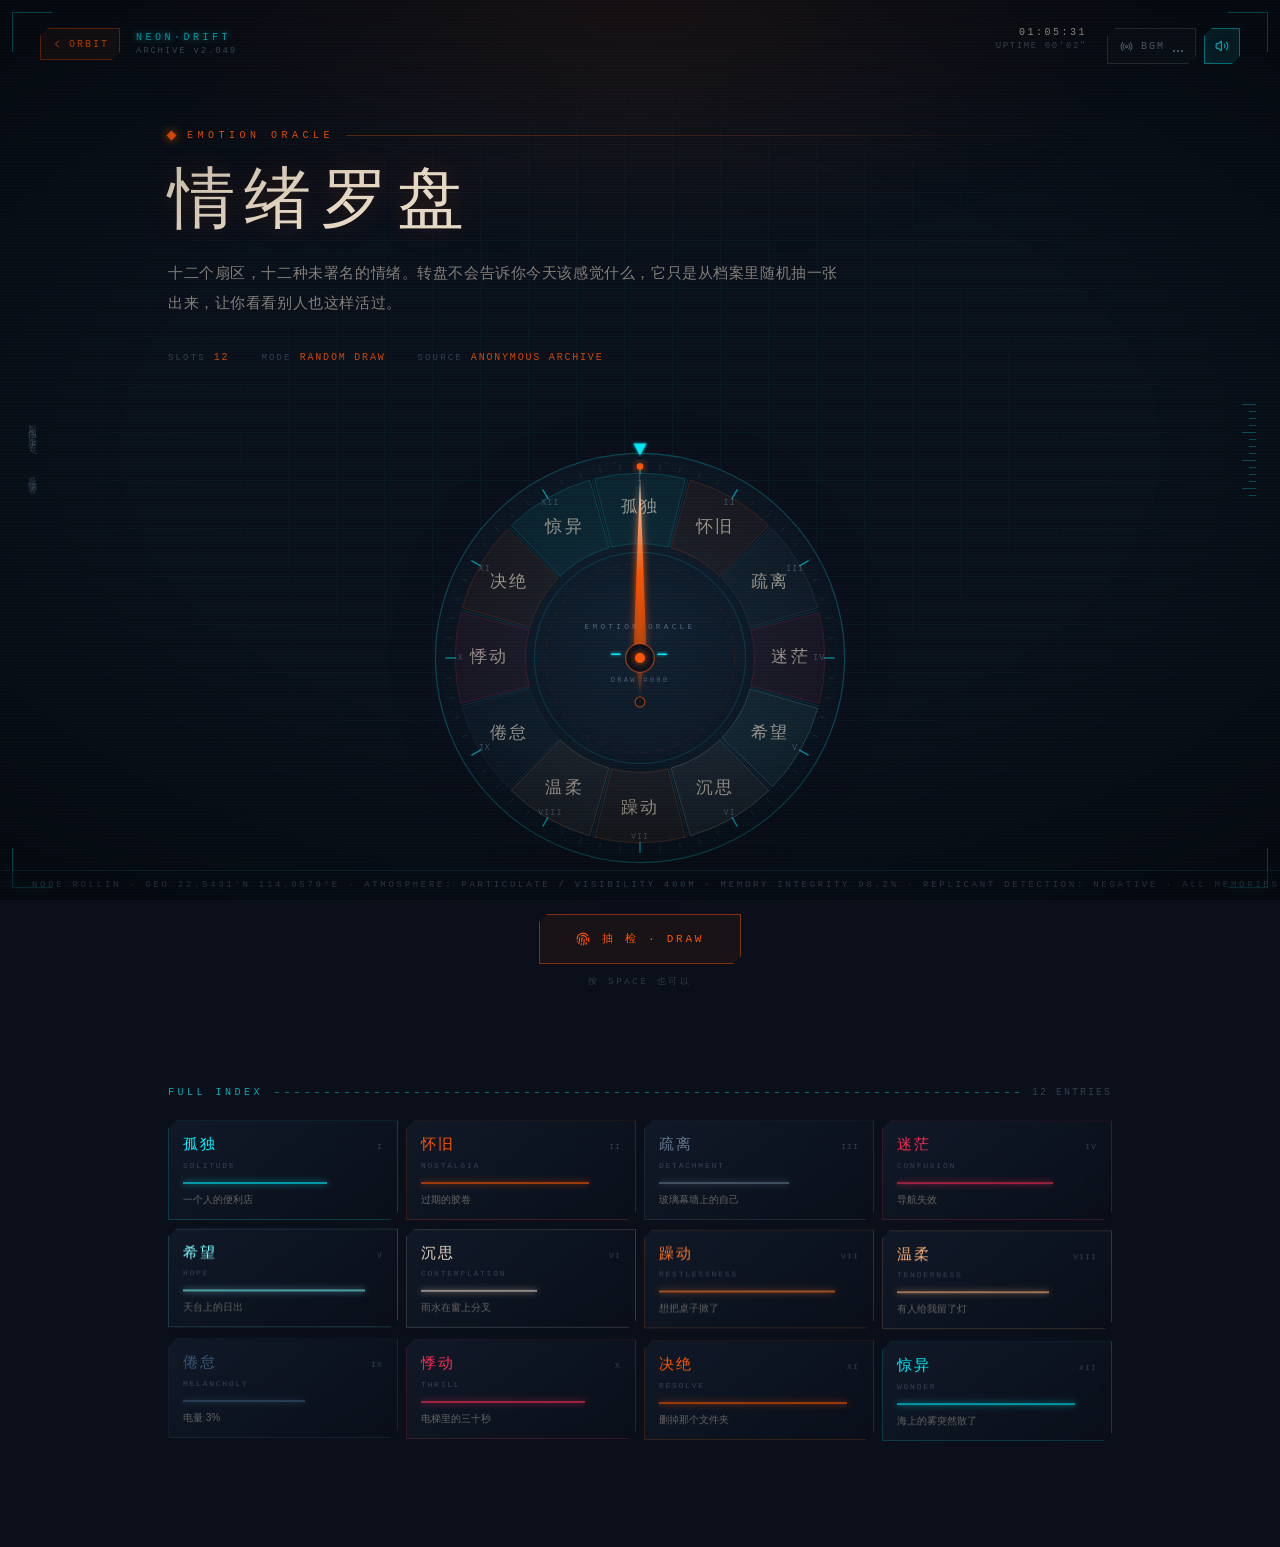
<file: oracle/index.html>
<!DOCTYPE html><html lang="zh-CN"><head><meta charSet="utf-8"/><meta name="viewport" content="width=device-width, initial-scale=1, maximum-scale=1, viewport-fit=cover, user-scalable=no"/><link rel="stylesheet" href="/_next/static/css/ae5120655446ba42.css" data-precedence="next"/><link rel="preload" as="script" fetchPriority="low" href="/_next/static/chunks/webpack-57c1d11114b28df3.js"/><script src="/_next/static/chunks/fd9d1056-8ef33f5ef9456d1f.js" async=""></script><script src="/_next/static/chunks/117-4d758e6239cc4914.js" async=""></script><script src="/_next/static/chunks/main-app-ebf9164d97b5ccb6.js" async=""></script><script src="/_next/static/chunks/188-89c8e57d3caa87de.js" async=""></script><script src="/_next/static/chunks/621-6dda349fbdc0e4ea.js" async=""></script><script src="/_next/static/chunks/262-05875b12b916fa2e.js" async=""></script><script src="/_next/static/chunks/app/oracle/page-3cadc0fdee4e2e21.js" async=""></script><script src="/_next/static/chunks/698-11bbf139320b07f7.js" async=""></script><script src="/_next/static/chunks/app/layout-dc99e6a4562206c1.js" async=""></script><meta name="theme-color" content="#0a0f19"/><title>NEON DRIFT // 霓虹漂流</title><meta name="description" content="欢迎来到金的个人星系：影像、手记、情绪罗盘与记忆仓库。"/><meta property="og:title" content="NEON DRIFT // 霓虹漂流"/><meta property="og:description" content="欢迎来到金的个人星系：影像、手记、情绪罗盘与记忆仓库。"/><meta property="og:type" content="website"/><meta name="twitter:card" content="summary"/><meta name="twitter:title" content="NEON DRIFT // 霓虹漂流"/><meta name="twitter:description" content="欢迎来到金的个人星系：影像、手记、情绪罗盘与记忆仓库。"/><script src="/_next/static/chunks/polyfills-42372ed130431b0a.js" noModule=""></script></head><body class="min-h-dvh bg-cyber-dark text-cyber-dust antialiased"><main class="relative min-h-dvh w-full overflow-x-hidden bg-cyber-dark"><div class="pointer-events-none fixed inset-0"><div class="cyber-grid absolute inset-0 opacity-70"></div><div class="absolute inset-0" style="background:radial-gradient(ellipse 70% 50% at 50% 0%, #ff550014 0%, transparent 60%)"></div></div><div class="relative z-10 mx-auto px-6 pb-28 pt-28 md:px-10 md:pt-32 max-w-5xl"><header class="mb-14" style="opacity:0;transform:translateY(20px)"><div class="flex items-center gap-3"><span class="h-[7px] w-[7px] rotate-45" style="background:#ff5500;box-shadow:0 0 10px #ff5500"></span><span class="font-mono text-[10px] tracking-[0.45em]" style="color:#ff5500">EMOTION ORACLE</span><div class="h-px flex-1" style="background:linear-gradient(to right, #ff550055, transparent)"></div></div><h1 class="mt-5 text-[clamp(2.2rem,6.5vw,4.2rem)] font-light leading-[1.05] tracking-[0.14em] text-cyber-dust" style="text-shadow:0 0 30px #ff550030">情绪罗盘</h1><p class="mt-6 max-w-2xl text-[13.5px] leading-[2.1] tracking-[0.04em] text-cyber-dust/55 md:text-[14.5px]">十二个扇区，十二种未署名的情绪。转盘不会告诉你今天该感觉什么，它只是从档案里随机抽一张出来，让你看看别人也这样活过。</p><div class="mt-8 flex flex-wrap gap-x-8 gap-y-2.5"><div class="flex items-baseline gap-2"><span class="font-mono text-[9px] tracking-[0.24em] text-cyber-haze/45">SLOTS</span><span class="font-mono text-[10px] tracking-[0.18em]" style="color:#ff5500cc">12</span></div><div class="flex items-baseline gap-2"><span class="font-mono text-[9px] tracking-[0.24em] text-cyber-haze/45">MODE</span><span class="font-mono text-[10px] tracking-[0.18em]" style="color:#ff5500cc">RANDOM DRAW</span></div><div class="flex items-baseline gap-2"><span class="font-mono text-[9px] tracking-[0.24em] text-cyber-haze/45">SOURCE</span><span class="font-mono text-[10px] tracking-[0.18em]" style="color:#ff5500cc">ANONYMOUS ARCHIVE</span></div></div></header><div class="flex justify-center py-4" style="opacity:0;transform:scale(0.94)"><div class="flex w-full flex-col items-center"><div class="relative w-[min(88vw,440px)] select-none"><div class="pointer-events-none absolute inset-0 rounded-full blur-3xl transition-opacity duration-700" style="background:radial-gradient(circle, rgba(255,85,0,.16) 0%, transparent 68%);opacity:0.65"></div><svg viewBox="0 0 400 400" class="relative w-full"><defs><radialGradient id="dialBg" cx="50%" cy="45%" r="62%"><stop offset="0%" stop-color="#132030"></stop><stop offset="70%" stop-color="#0c1420"></stop><stop offset="100%" stop-color="#080d16"></stop></radialGradient><linearGradient id="needleGrad" x1="0" y1="1" x2="0" y2="0"><stop offset="0%" stop-color="#ff5500" stop-opacity="0.15"></stop><stop offset="55%" stop-color="#ff5500" stop-opacity="0.9"></stop><stop offset="100%" stop-color="#ffd9c0"></stop></linearGradient><filter id="needleGlow" x="-60%" y="-60%" width="220%" height="220%"><feGaussianBlur stdDeviation="3.2" result="b"></feGaussianBlur><feMerge><feMergeNode in="b"></feMergeNode><feMergeNode in="SourceGraphic"></feMergeNode></feMerge></filter><filter id="softGlow" x="-40%" y="-40%" width="180%" height="180%"><feGaussianBlur stdDeviation="1.6" result="b"></feGaussianBlur><feMerge><feMergeNode in="b"></feMergeNode><feMergeNode in="SourceGraphic"></feMergeNode></feMerge></filter></defs><circle cx="200" cy="200" r="186" fill="url(#dialBg)"></circle><circle cx="200" cy="200" r="186" fill="none" stroke="#00f0ff" stroke-opacity="0.24" stroke-width="1"></circle><circle cx="200" cy="200" r="179" fill="none" stroke="#00f0ff" stroke-opacity="0.1" stroke-width="0.6" stroke-dasharray="2 5"></circle><line x1="200" y1="23" x2="200" y2="33" stroke="#00f0ff" stroke-opacity="0.55" stroke-width="1.2"></line><line x1="218.50153799837466" y1="23.969624519815625" x2="217.9788956820364" y2="28.942233996656995" stroke="#63788f" stroke-opacity="0.25" stroke-width="0.7"></line><line x1="236.80036927474342" y1="26.867874670116407" x2="235.76081082065463" y2="31.75861267378545" stroke="#63788f" stroke-opacity="0.25" stroke-width="0.7"></line><line x1="254.6960080043657" y1="31.662996615757834" x2="253.15092303249097" y2="36.4182791972336" stroke="#63788f" stroke-opacity="0.25" stroke-width="0.7"></line><line x1="271.9923858244166" y1="38.30245399725965" x2="269.95870260903763" y2="42.870181285472654" stroke="#63788f" stroke-opacity="0.25" stroke-width="0.7"></line><line x1="288.5" y1="46.713503530154355" x2="283.5" y2="55.37375756799875" stroke="#00f0ff" stroke-opacity="0.55" stroke-width="1.2"></line><line x1="304.0379896557678" y1="56.803991995634306" x2="301.0990633943054" y2="60.849076967509035" stroke="#63788f" stroke-opacity="0.25" stroke-width="0.7"></line><line x1="318.4361173255179" y1="68.46336589050122" x2="315.0904642937236" y2="72.17909001788819" stroke="#63788f" stroke-opacity="0.25" stroke-width="0.7"></line><line x1="331.5366341094988" y1="81.56388267448209" x2="327.8209099821118" y2="84.90953570627639" stroke="#63788f" stroke-opacity="0.25" stroke-width="0.7"></line><line x1="343.1960080043657" y1="95.96201034423225" x2="339.15092303249094" y2="98.90093660569462" stroke="#63788f" stroke-opacity="0.25" stroke-width="0.7"></line><line x1="353.28649646984564" y1="111.50000000000001" x2="344.6262424320013" y2="116.50000000000001" stroke="#00f0ff" stroke-opacity="0.55" stroke-width="1.2"></line><line x1="361.69754600274035" y1="128.00761417558337" x2="357.12981871452735" y2="130.04129739096237" stroke="#63788f" stroke-opacity="0.25" stroke-width="0.7"></line><line x1="368.33700338424217" y1="145.3039919956343" x2="363.5817208027664" y2="146.84907696750906" stroke="#63788f" stroke-opacity="0.25" stroke-width="0.7"></line><line x1="373.1321253298836" y1="163.1996307252566" x2="368.2413873262146" y2="164.2391891793454" stroke="#63788f" stroke-opacity="0.25" stroke-width="0.7"></line><line x1="376.0303754801844" y1="181.49846200162534" x2="371.057766003343" y2="182.0211043179636" stroke="#63788f" stroke-opacity="0.25" stroke-width="0.7"></line><line x1="377" y1="200" x2="367" y2="200" stroke="#00f0ff" stroke-opacity="0.55" stroke-width="1.2"></line><line x1="376.0303754801844" y1="218.50153799837466" x2="371.057766003343" y2="217.9788956820364" stroke="#63788f" stroke-opacity="0.25" stroke-width="0.7"></line><line x1="373.1321253298836" y1="236.8003692747434" x2="368.2413873262146" y2="235.7608108206546" stroke="#63788f" stroke-opacity="0.25" stroke-width="0.7"></line><line x1="368.33700338424217" y1="254.6960080043657" x2="363.5817208027664" y2="253.15092303249094" stroke="#63788f" stroke-opacity="0.25" stroke-width="0.7"></line><line x1="361.69754600274035" y1="271.9923858244166" x2="357.12981871452735" y2="269.95870260903763" stroke="#63788f" stroke-opacity="0.25" stroke-width="0.7"></line><line x1="353.28649646984564" y1="288.5" x2="344.6262424320013" y2="283.5" stroke="#00f0ff" stroke-opacity="0.55" stroke-width="1.2"></line><line x1="343.1960080043657" y1="304.0379896557678" x2="339.15092303249094" y2="301.0990633943054" stroke="#63788f" stroke-opacity="0.25" stroke-width="0.7"></line><line x1="331.5366341094988" y1="318.4361173255179" x2="327.8209099821118" y2="315.0904642937236" stroke="#63788f" stroke-opacity="0.25" stroke-width="0.7"></line><line x1="318.4361173255179" y1="331.5366341094988" x2="315.0904642937236" y2="327.8209099821118" stroke="#63788f" stroke-opacity="0.25" stroke-width="0.7"></line><line x1="304.0379896557678" y1="343.1960080043657" x2="301.0990633943054" y2="339.15092303249094" stroke="#63788f" stroke-opacity="0.25" stroke-width="0.7"></line><line x1="288.5" y1="353.28649646984564" x2="283.5" y2="344.6262424320013" stroke="#00f0ff" stroke-opacity="0.55" stroke-width="1.2"></line><line x1="271.9923858244166" y1="361.69754600274035" x2="269.95870260903763" y2="357.12981871452735" stroke="#63788f" stroke-opacity="0.25" stroke-width="0.7"></line><line x1="254.6960080043657" y1="368.33700338424217" x2="253.15092303249097" y2="363.5817208027664" stroke="#63788f" stroke-opacity="0.25" stroke-width="0.7"></line><line x1="236.80036927474342" y1="373.1321253298836" x2="235.76081082065463" y2="368.2413873262145" stroke="#63788f" stroke-opacity="0.25" stroke-width="0.7"></line><line x1="218.50153799837466" y1="376.0303754801844" x2="217.9788956820364" y2="371.057766003343" stroke="#63788f" stroke-opacity="0.25" stroke-width="0.7"></line><line x1="200" y1="377" x2="200" y2="367" stroke="#00f0ff" stroke-opacity="0.55" stroke-width="1.2"></line><line x1="181.49846200162537" y1="376.0303754801844" x2="182.02110431796362" y2="371.05776600334303" stroke="#63788f" stroke-opacity="0.25" stroke-width="0.7"></line><line x1="163.19963072525664" y1="373.1321253298836" x2="164.23918917934543" y2="368.2413873262146" stroke="#63788f" stroke-opacity="0.25" stroke-width="0.7"></line><line x1="145.3039919956343" y1="368.33700338424217" x2="146.84907696750906" y2="363.5817208027664" stroke="#63788f" stroke-opacity="0.25" stroke-width="0.7"></line><line x1="128.0076141755834" y1="361.6975460027404" x2="130.04129739096237" y2="357.12981871452735" stroke="#63788f" stroke-opacity="0.25" stroke-width="0.7"></line><line x1="111.50000000000004" y1="353.28649646984564" x2="116.50000000000004" y2="344.6262424320013" stroke="#00f0ff" stroke-opacity="0.55" stroke-width="1.2"></line><line x1="95.96201034423227" y1="343.1960080043657" x2="98.90093660569464" y2="339.15092303249094" stroke="#63788f" stroke-opacity="0.25" stroke-width="0.7"></line><line x1="81.56388267448209" y1="331.5366341094988" x2="84.90953570627639" y2="327.8209099821118" stroke="#63788f" stroke-opacity="0.25" stroke-width="0.7"></line><line x1="68.46336589050125" y1="318.43611732551796" x2="72.17909001788821" y2="315.09046429372364" stroke="#63788f" stroke-opacity="0.25" stroke-width="0.7"></line><line x1="56.803991995634334" y1="304.0379896557678" x2="60.84907696750906" y2="301.0990633943054" stroke="#63788f" stroke-opacity="0.25" stroke-width="0.7"></line><line x1="46.713503530154355" y1="288.5" x2="55.37375756799872" y2="283.5" stroke="#00f0ff" stroke-opacity="0.55" stroke-width="1.2"></line><line x1="38.302453997259676" y1="271.99238582441666" x2="42.87018128547268" y2="269.9587026090377" stroke="#63788f" stroke-opacity="0.25" stroke-width="0.7"></line><line x1="31.662996615757834" y1="254.6960080043657" x2="36.4182791972336" y2="253.15092303249097" stroke="#63788f" stroke-opacity="0.25" stroke-width="0.7"></line><line x1="26.867874670116407" y1="236.8003692747434" x2="31.75861267378542" y2="235.7608108206546" stroke="#63788f" stroke-opacity="0.25" stroke-width="0.7"></line><line x1="23.969624519815625" y1="218.50153799837472" x2="28.942233996656995" y2="217.97889568203644" stroke="#63788f" stroke-opacity="0.25" stroke-width="0.7"></line><line x1="23" y1="200.00000000000003" x2="33" y2="200.00000000000003" stroke="#00f0ff" stroke-opacity="0.55" stroke-width="1.2"></line><line x1="23.969624519815596" y1="181.4984620016254" x2="28.942233996656967" y2="182.02110431796368" stroke="#63788f" stroke-opacity="0.25" stroke-width="0.7"></line><line x1="26.867874670116407" y1="163.19963072525664" x2="31.75861267378542" y2="164.23918917934543" stroke="#63788f" stroke-opacity="0.25" stroke-width="0.7"></line><line x1="31.662996615757834" y1="145.30399199563425" x2="36.4182791972336" y2="146.849076967509" stroke="#63788f" stroke-opacity="0.25" stroke-width="0.7"></line><line x1="38.30245399725962" y1="128.00761417558343" x2="42.870181285472626" y2="130.04129739096243" stroke="#63788f" stroke-opacity="0.25" stroke-width="0.7"></line><line x1="46.713503530154355" y1="111.49999999999999" x2="55.37375756799875" y2="116.49999999999999" stroke="#00f0ff" stroke-opacity="0.55" stroke-width="1.2"></line><line x1="56.803991995634306" y1="95.96201034423227" x2="60.849076967509035" y2="98.90093660569464" stroke="#63788f" stroke-opacity="0.25" stroke-width="0.7"></line><line x1="68.46336589050122" y1="81.56388267448209" x2="72.17909001788819" y2="84.90953570627639" stroke="#63788f" stroke-opacity="0.25" stroke-width="0.7"></line><line x1="81.56388267448206" y1="68.46336589050125" x2="84.90953570627634" y2="72.17909001788823" stroke="#63788f" stroke-opacity="0.25" stroke-width="0.7"></line><line x1="95.96201034423224" y1="56.803991995634334" x2="98.9009366056946" y2="60.84907696750906" stroke="#63788f" stroke-opacity="0.25" stroke-width="0.7"></line><line x1="111.49999999999991" y1="46.713503530154384" x2="116.49999999999993" y2="55.37375756799878" stroke="#00f0ff" stroke-opacity="0.55" stroke-width="1.2"></line><line x1="128.0076141755834" y1="38.30245399725962" x2="130.04129739096237" y2="42.870181285472626" stroke="#63788f" stroke-opacity="0.25" stroke-width="0.7"></line><line x1="145.30399199563428" y1="31.662996615757834" x2="146.849076967509" y2="36.4182791972336" stroke="#63788f" stroke-opacity="0.25" stroke-width="0.7"></line><line x1="163.19963072525653" y1="26.867874670116407" x2="164.23918917934532" y2="31.75861267378545" stroke="#63788f" stroke-opacity="0.25" stroke-width="0.7"></line><line x1="181.49846200162534" y1="23.969624519815596" x2="182.02110431796362" y2="28.942233996656967" stroke="#63788f" stroke-opacity="0.25" stroke-width="0.7"></line><g><path d="M 158.78835917236114 37.13318121761668 A 168 168 0 0 1 241.21164082763886 37.13318121761668 L 225.5119681313955 99.17768361090556 A 104 104 0 0 0 174.48803186860454 99.17768361090556 Z" fill="#00f0ff" fill-opacity="0.055" stroke="#00f0ff" stroke-opacity="0.22" stroke-width="0.7" style="transition:all .45s cubic-bezier(.22,1,.36,1)"></path><line x1="173.08281930933782" y1="99.5437140659369" x2="156.5184004227765" y2="37.72446118343652" stroke="#00f0ff" stroke-opacity="0.18" stroke-width="0.6"></line></g><g><path d="M 245.7430815028165 38.34737708708005 A 168 168 0 0 1 317.12373727956685 79.55901791471892 L 272.50517069687476 125.4412968043498 A 104 104 0 0 0 228.31714569221973 99.92932867295431 Z" fill="#ff5500" fill-opacity="0.055" stroke="#ff5500" stroke-opacity="0.22" stroke-width="0.7" style="transition:all .45s cubic-bezier(.22,1,.36,1)"></path><line x1="226.91718069066215" y1="99.5437140659369" x2="243.48159957722348" y2="37.72446118343652" stroke="#00f0ff" stroke-opacity="0.18" stroke-width="0.6"></line></g><g><path d="M 320.4409820852811 82.87626272043315 A 168 168 0 0 1 361.6526229129199 154.2569184971835 L 300.0706713270457 171.68285430778027 A 104 104 0 0 0 274.5587031956502 127.49482930312529 Z" fill="#63788f" fill-opacity="0.055" stroke="#63788f" stroke-opacity="0.22" stroke-width="0.7" style="transition:all .45s cubic-bezier(.22,1,.36,1)"></path><line x1="273.53910524340097" y1="126.46089475659906" x2="318.79393923934" y2="81.20606076066002" stroke="#00f0ff" stroke-opacity="0.18" stroke-width="0.6"></line></g><g><path d="M 362.86681878238335 158.78835917236114 A 168 168 0 0 1 362.86681878238335 241.21164082763886 L 300.82231638909445 225.51196813139546 A 104 104 0 0 0 300.82231638909445 174.48803186860454 Z" fill="#ff2d55" fill-opacity="0.055" stroke="#ff2d55" stroke-opacity="0.22" stroke-width="0.7" style="transition:all .45s cubic-bezier(.22,1,.36,1)"></path><line x1="300.4562859340631" y1="173.08281930933785" x2="362.2755388165635" y2="156.51840042277652" stroke="#00f0ff" stroke-opacity="0.18" stroke-width="0.6"></line></g><g><path d="M 361.6526229129199 245.7430815028165 A 168 168 0 0 1 320.4409820852811 317.1237372795668 L 274.5587031956502 272.5051706968747 A 104 104 0 0 0 300.0706713270457 228.31714569221973 Z" fill="#7df9ff" fill-opacity="0.055" stroke="#7df9ff" stroke-opacity="0.22" stroke-width="0.7" style="transition:all .45s cubic-bezier(.22,1,.36,1)"></path><line x1="300.4562859340631" y1="226.91718069066215" x2="362.2755388165635" y2="243.48159957722348" stroke="#00f0ff" stroke-opacity="0.18" stroke-width="0.6"></line></g><g><path d="M 317.12373727956685 320.4409820852811 A 168 168 0 0 1 245.74308150281652 361.6526229129199 L 228.31714569221975 300.07067132704566 A 104 104 0 0 0 272.5051706968747 274.5587031956502 Z" fill="#e8d8c3" fill-opacity="0.055" stroke="#e8d8c3" stroke-opacity="0.22" stroke-width="0.7" style="transition:all .45s cubic-bezier(.22,1,.36,1)"></path><line x1="273.53910524340097" y1="273.53910524340097" x2="318.79393923934" y2="318.79393923934" stroke="#00f0ff" stroke-opacity="0.18" stroke-width="0.6"></line></g><g><path d="M 241.2116408276388 362.86681878238335 A 168 168 0 0 1 158.78835917236123 362.86681878238335 L 174.48803186860457 300.82231638909445 A 104 104 0 0 0 225.51196813139543 300.82231638909445 Z" fill="#ff7a2b" fill-opacity="0.055" stroke="#ff7a2b" stroke-opacity="0.22" stroke-width="0.7" style="transition:all .45s cubic-bezier(.22,1,.36,1)"></path><line x1="226.91718069066215" y1="300.4562859340631" x2="243.48159957722348" y2="362.2755388165635" stroke="#00f0ff" stroke-opacity="0.18" stroke-width="0.6"></line></g><g><path d="M 154.2569184971835 361.6526229129199 A 168 168 0 0 1 82.87626272043317 320.4409820852811 L 127.4948293031253 274.5587031956502 A 104 104 0 0 0 171.68285430778025 300.07067132704566 Z" fill="#ffb27a" fill-opacity="0.055" stroke="#ffb27a" stroke-opacity="0.22" stroke-width="0.7" style="transition:all .45s cubic-bezier(.22,1,.36,1)"></path><line x1="173.08281930933782" y1="300.4562859340631" x2="156.5184004227765" y2="362.2755388165635" stroke="#00f0ff" stroke-opacity="0.18" stroke-width="0.6"></line></g><g><path d="M 79.55901791471886 317.1237372795668 A 168 168 0 0 1 38.347377087080076 245.74308150281655 L 99.92932867295433 228.31714569221975 A 104 104 0 0 0 125.44129680434978 272.5051706968747 Z" fill="#3d5a7a" fill-opacity="0.055" stroke="#3d5a7a" stroke-opacity="0.22" stroke-width="0.7" style="transition:all .45s cubic-bezier(.22,1,.36,1)"></path><line x1="126.46089475659906" y1="273.53910524340097" x2="81.20606076066002" y2="318.79393923934" stroke="#00f0ff" stroke-opacity="0.18" stroke-width="0.6"></line></g><g><path d="M 37.13318121761665 241.2116408276388 A 168 168 0 0 1 37.13318121761665 158.78835917236125 L 99.17768361090555 174.4880318686046 A 104 104 0 0 0 99.17768361090555 225.51196813139546 Z" fill="#ff2d55" fill-opacity="0.055" stroke="#ff2d55" stroke-opacity="0.22" stroke-width="0.7" style="transition:all .45s cubic-bezier(.22,1,.36,1)"></path><line x1="99.54371406593691" y1="226.91718069066218" x2="37.724461183436546" y2="243.48159957722353" stroke="#00f0ff" stroke-opacity="0.18" stroke-width="0.6"></line></g><g><path d="M 38.34737708708005 154.25691849718356 A 168 168 0 0 1 79.55901791471888 82.87626272043317 L 125.44129680434978 127.4948293031253 A 104 104 0 0 0 99.92932867295431 171.6828543077803 Z" fill="#ff5500" fill-opacity="0.055" stroke="#ff5500" stroke-opacity="0.22" stroke-width="0.7" style="transition:all .45s cubic-bezier(.22,1,.36,1)"></path><line x1="99.54371406593688" y1="173.08281930933788" x2="37.72446118343652" y2="156.51840042277658" stroke="#00f0ff" stroke-opacity="0.18" stroke-width="0.6"></line></g><g><path d="M 82.87626272043313 79.55901791471892 A 168 168 0 0 1 154.25691849718353 38.34737708708005 L 171.68285430778027 99.92932867295431 A 104 104 0 0 0 127.49482930312527 125.4412968043498 Z" fill="#00f0ff" fill-opacity="0.055" stroke="#00f0ff" stroke-opacity="0.22" stroke-width="0.7" style="transition:all .45s cubic-bezier(.22,1,.36,1)"></path><line x1="126.46089475659905" y1="126.46089475659906" x2="81.20606076066" y2="81.20606076066002" stroke="#00f0ff" stroke-opacity="0.18" stroke-width="0.6"></line></g><g style="transition:all .4s"><text x="200" y="37" text-anchor="middle" dominant-baseline="middle" font-size="7.5" font-family="var(--font-mono)" letter-spacing="1" fill="#63788f" fill-opacity="0.55">I</text><text x="200" y="63" text-anchor="middle" dominant-baseline="middle" font-size="15" letter-spacing="2" fill="#e8d8c3" fill-opacity="0.62" style="transition:all .4s">孤独</text></g><g style="transition:all .4s"><text x="281.5" y="58.837859183136516" text-anchor="middle" dominant-baseline="middle" font-size="7.5" font-family="var(--font-mono)" letter-spacing="1" fill="#63788f" fill-opacity="0.55">II</text><text x="268.5" y="81.35451968153191" text-anchor="middle" dominant-baseline="middle" font-size="15" letter-spacing="2" fill="#e8d8c3" fill-opacity="0.62" style="transition:all .4s">怀旧</text></g><g style="transition:all .4s"><text x="341.1621408168635" y="118.50000000000001" text-anchor="middle" dominant-baseline="middle" font-size="7.5" font-family="var(--font-mono)" letter-spacing="1" fill="#63788f" fill-opacity="0.55">III</text><text x="318.6454803184681" y="131.5" text-anchor="middle" dominant-baseline="middle" font-size="15" letter-spacing="2" fill="#e8d8c3" fill-opacity="0.62" style="transition:all .4s">疏离</text></g><g style="transition:all .4s"><text x="363" y="200" text-anchor="middle" dominant-baseline="middle" font-size="7.5" font-family="var(--font-mono)" letter-spacing="1" fill="#63788f" fill-opacity="0.55">IV</text><text x="337" y="200" text-anchor="middle" dominant-baseline="middle" font-size="15" letter-spacing="2" fill="#e8d8c3" fill-opacity="0.62" style="transition:all .4s">迷茫</text></g><g style="transition:all .4s"><text x="341.1621408168635" y="281.5" text-anchor="middle" dominant-baseline="middle" font-size="7.5" font-family="var(--font-mono)" letter-spacing="1" fill="#63788f" fill-opacity="0.55">V</text><text x="318.6454803184681" y="268.5" text-anchor="middle" dominant-baseline="middle" font-size="15" letter-spacing="2" fill="#e8d8c3" fill-opacity="0.62" style="transition:all .4s">希望</text></g><g style="transition:all .4s"><text x="281.5" y="341.1621408168635" text-anchor="middle" dominant-baseline="middle" font-size="7.5" font-family="var(--font-mono)" letter-spacing="1" fill="#63788f" fill-opacity="0.55">VI</text><text x="268.5" y="318.6454803184681" text-anchor="middle" dominant-baseline="middle" font-size="15" letter-spacing="2" fill="#e8d8c3" fill-opacity="0.62" style="transition:all .4s">沉思</text></g><g style="transition:all .4s"><text x="200" y="363" text-anchor="middle" dominant-baseline="middle" font-size="7.5" font-family="var(--font-mono)" letter-spacing="1" fill="#63788f" fill-opacity="0.55">VII</text><text x="200" y="337" text-anchor="middle" dominant-baseline="middle" font-size="15" letter-spacing="2" fill="#e8d8c3" fill-opacity="0.62" style="transition:all .4s">躁动</text></g><g style="transition:all .4s"><text x="118.50000000000004" y="341.1621408168635" text-anchor="middle" dominant-baseline="middle" font-size="7.5" font-family="var(--font-mono)" letter-spacing="1" fill="#63788f" fill-opacity="0.55">VIII</text><text x="131.50000000000003" y="318.6454803184681" text-anchor="middle" dominant-baseline="middle" font-size="15" letter-spacing="2" fill="#e8d8c3" fill-opacity="0.62" style="transition:all .4s">温柔</text></g><g style="transition:all .4s"><text x="58.83785918313649" y="281.5" text-anchor="middle" dominant-baseline="middle" font-size="7.5" font-family="var(--font-mono)" letter-spacing="1" fill="#63788f" fill-opacity="0.55">IX</text><text x="81.3545196815319" y="268.5" text-anchor="middle" dominant-baseline="middle" font-size="15" letter-spacing="2" fill="#e8d8c3" fill-opacity="0.62" style="transition:all .4s">倦怠</text></g><g style="transition:all .4s"><text x="37" y="200.00000000000003" text-anchor="middle" dominant-baseline="middle" font-size="7.5" font-family="var(--font-mono)" letter-spacing="1" fill="#63788f" fill-opacity="0.55">X</text><text x="63" y="200.00000000000003" text-anchor="middle" dominant-baseline="middle" font-size="15" letter-spacing="2" fill="#e8d8c3" fill-opacity="0.62" style="transition:all .4s">悸动</text></g><g style="transition:all .4s"><text x="58.837859183136516" y="118.49999999999999" text-anchor="middle" dominant-baseline="middle" font-size="7.5" font-family="var(--font-mono)" letter-spacing="1" fill="#63788f" fill-opacity="0.55">XI</text><text x="81.35451968153191" y="131.5" text-anchor="middle" dominant-baseline="middle" font-size="15" letter-spacing="2" fill="#e8d8c3" fill-opacity="0.62" style="transition:all .4s">决绝</text></g><g style="transition:all .4s"><text x="118.49999999999993" y="58.837859183136516" text-anchor="middle" dominant-baseline="middle" font-size="7.5" font-family="var(--font-mono)" letter-spacing="1" fill="#63788f" fill-opacity="0.55">XII</text><text x="131.49999999999994" y="81.35451968153193" text-anchor="middle" dominant-baseline="middle" font-size="15" letter-spacing="2" fill="#e8d8c3" fill-opacity="0.62" style="transition:all .4s">惊异</text></g><circle cx="200" cy="200" r="96" fill="none" stroke="#00f0ff" stroke-opacity="0.18" stroke-width="0.8"></circle><circle cx="200" cy="200" r="86" fill="none" stroke="#ff5500" stroke-opacity="0.14" stroke-width="0.6" stroke-dasharray="8 6"></circle><text x="200" y="174" text-anchor="middle" font-size="7" font-family="var(--font-mono)" letter-spacing="3" fill="#63788f" fill-opacity="0.8">EMOTION ORACLE</text><text x="200" y="202" text-anchor="middle" font-size="20" font-family="var(--font-mono)" letter-spacing="2" fill="#00f0ff" fill-opacity="0.92" filter="url(#softGlow)" style="transition:fill .4s">––––</text><text x="200" y="222" text-anchor="middle" font-size="6.5" font-family="var(--font-mono)" letter-spacing="2" fill="#63788f" fill-opacity="0.7">DRAW #<!-- -->000</text><g><path d="M 200 36 L 194.5 184 L 200 234 L 205.5 184 Z" fill="url(#needleGrad)" filter="url(#needleGlow)"></path><circle cx="200" cy="26" r="3" fill="#ff5500" filter="url(#needleGlow)"></circle><circle cx="200" cy="240" r="4.5" fill="#0c1420" stroke="#ff5500" stroke-opacity="0.6" stroke-width="1"></circle></g><circle cx="200" cy="200" r="13" fill="#0a0f19" stroke="#ff5500" stroke-opacity="0.55" stroke-width="1.2"></circle><circle cx="200" cy="200" r="4.5" fill="#ff5500" filter="url(#needleGlow)"></circle><path d="M 200 16 l -6 -11 l 12 0 Z" fill="#00f0ff" fill-opacity="0.85" filter="url(#softGlow)"></path></svg></div><div class="mt-9 flex flex-col items-center gap-3"><button class="btn-ember group flex items-center gap-3 px-9 py-4 text-[11px]"><svg xmlns="http://www.w3.org/2000/svg" width="14" height="14" viewBox="0 0 24 24" fill="none" stroke="currentColor" stroke-width="2" stroke-linecap="round" stroke-linejoin="round" class="lucide lucide-fingerprint transition-transform group-hover:scale-110"><path d="M12 10a2 2 0 0 0-2 2c0 1.02-.1 2.51-.26 4"></path><path d="M14 13.12c0 2.38 0 6.38-1 8.88"></path><path d="M17.29 21.02c.12-.6.43-2.3.5-3.02"></path><path d="M2 12a10 10 0 0 1 18-6"></path><path d="M2 16h.01"></path><path d="M21.8 16c.2-2 .131-5.354 0-6"></path><path d="M5 19.5C5.5 18 6 15 6 12a6 6 0 0 1 .34-2"></path><path d="M8.65 22c.21-.66.45-1.32.57-2"></path><path d="M9 6.8a6 6 0 0 1 9 5.2v2"></path></svg>抽 检 · DRAW</button><div class="font-mono text-[9px] tracking-[0.3em] text-cyber-haze/40">按 SPACE 也可以</div></div></div></div><div class="mt-20"><div class="mb-5 flex items-center gap-3"><span class="font-mono text-[10px] tracking-[0.35em] text-cyber-cyan/70">FULL INDEX</span><div class="hud-divider flex-1"></div><span class="font-mono text-[10px] tracking-[0.2em] text-cyber-haze/45">12<!-- --> ENTRIES</span></div><div class="grid grid-cols-2 gap-2 sm:grid-cols-3 lg:grid-cols-4"><div class="clip-corner-sm glass group px-3.5 py-3 transition-all duration-300 hover:-translate-y-0.5" style="border-color:#00f0ff2e;opacity:0;transform:translateY(12px)"><div class="flex items-baseline justify-between"><span class="text-[15px] tracking-[0.15em]" style="color:#00f0ff">孤独</span><span class="font-mono text-[8px] tracking-[0.15em] text-cyber-haze/45">I</span></div><div class="mt-1 font-mono text-[8px] tracking-[0.22em] text-cyber-haze/45">SOLITUDE</div><div class="mt-2.5 h-[2px] w-full bg-white/6"><div class="h-full transition-all duration-500 group-hover:opacity-100" style="width:72%;background:#00f0ff;opacity:0.6;box-shadow:0 0 6px #00f0ff"></div></div><div class="mt-2 line-clamp-1 text-[10px] text-cyber-dust/40">一个人的便利店</div></div><div class="clip-corner-sm glass group px-3.5 py-3 transition-all duration-300 hover:-translate-y-0.5" style="border-color:#ff55002e;opacity:0;transform:translateY(12px)"><div class="flex items-baseline justify-between"><span class="text-[15px] tracking-[0.15em]" style="color:#ff5500">怀旧</span><span class="font-mono text-[8px] tracking-[0.15em] text-cyber-haze/45">II</span></div><div class="mt-1 font-mono text-[8px] tracking-[0.22em] text-cyber-haze/45">NOSTALGIA</div><div class="mt-2.5 h-[2px] w-full bg-white/6"><div class="h-full transition-all duration-500 group-hover:opacity-100" style="width:84%;background:#ff5500;opacity:0.6;box-shadow:0 0 6px #ff5500"></div></div><div class="mt-2 line-clamp-1 text-[10px] text-cyber-dust/40">过期的胶卷</div></div><div class="clip-corner-sm glass group px-3.5 py-3 transition-all duration-300 hover:-translate-y-0.5" style="border-color:#63788f2e;opacity:0;transform:translateY(12px)"><div class="flex items-baseline justify-between"><span class="text-[15px] tracking-[0.15em]" style="color:#63788f">疏离</span><span class="font-mono text-[8px] tracking-[0.15em] text-cyber-haze/45">III</span></div><div class="mt-1 font-mono text-[8px] tracking-[0.22em] text-cyber-haze/45">DETACHMENT</div><div class="mt-2.5 h-[2px] w-full bg-white/6"><div class="h-full transition-all duration-500 group-hover:opacity-100" style="width:65%;background:#63788f;opacity:0.6;box-shadow:0 0 6px #63788f"></div></div><div class="mt-2 line-clamp-1 text-[10px] text-cyber-dust/40">玻璃幕墙上的自己</div></div><div class="clip-corner-sm glass group px-3.5 py-3 transition-all duration-300 hover:-translate-y-0.5" style="border-color:#ff2d552e;opacity:0;transform:translateY(12px)"><div class="flex items-baseline justify-between"><span class="text-[15px] tracking-[0.15em]" style="color:#ff2d55">迷茫</span><span class="font-mono text-[8px] tracking-[0.15em] text-cyber-haze/45">IV</span></div><div class="mt-1 font-mono text-[8px] tracking-[0.22em] text-cyber-haze/45">CONFUSION</div><div class="mt-2.5 h-[2px] w-full bg-white/6"><div class="h-full transition-all duration-500 group-hover:opacity-100" style="width:78%;background:#ff2d55;opacity:0.6;box-shadow:0 0 6px #ff2d55"></div></div><div class="mt-2 line-clamp-1 text-[10px] text-cyber-dust/40">导航失效</div></div><div class="clip-corner-sm glass group px-3.5 py-3 transition-all duration-300 hover:-translate-y-0.5" style="border-color:#7df9ff2e;opacity:0;transform:translateY(12px)"><div class="flex items-baseline justify-between"><span class="text-[15px] tracking-[0.15em]" style="color:#7df9ff">希望</span><span class="font-mono text-[8px] tracking-[0.15em] text-cyber-haze/45">V</span></div><div class="mt-1 font-mono text-[8px] tracking-[0.22em] text-cyber-haze/45">HOPE</div><div class="mt-2.5 h-[2px] w-full bg-white/6"><div class="h-full transition-all duration-500 group-hover:opacity-100" style="width:91%;background:#7df9ff;opacity:0.6;box-shadow:0 0 6px #7df9ff"></div></div><div class="mt-2 line-clamp-1 text-[10px] text-cyber-dust/40">天台上的日出</div></div><div class="clip-corner-sm glass group px-3.5 py-3 transition-all duration-300 hover:-translate-y-0.5" style="border-color:#e8d8c32e;opacity:0;transform:translateY(12px)"><div class="flex items-baseline justify-between"><span class="text-[15px] tracking-[0.15em]" style="color:#e8d8c3">沉思</span><span class="font-mono text-[8px] tracking-[0.15em] text-cyber-haze/45">VI</span></div><div class="mt-1 font-mono text-[8px] tracking-[0.22em] text-cyber-haze/45">CONTEMPLATION</div><div class="mt-2.5 h-[2px] w-full bg-white/6"><div class="h-full transition-all duration-500 group-hover:opacity-100" style="width:58%;background:#e8d8c3;opacity:0.6;box-shadow:0 0 6px #e8d8c3"></div></div><div class="mt-2 line-clamp-1 text-[10px] text-cyber-dust/40">雨水在窗上分叉</div></div><div class="clip-corner-sm glass group px-3.5 py-3 transition-all duration-300 hover:-translate-y-0.5" style="border-color:#ff7a2b2e;opacity:0;transform:translateY(12px)"><div class="flex items-baseline justify-between"><span class="text-[15px] tracking-[0.15em]" style="color:#ff7a2b">躁动</span><span class="font-mono text-[8px] tracking-[0.15em] text-cyber-haze/45">VII</span></div><div class="mt-1 font-mono text-[8px] tracking-[0.22em] text-cyber-haze/45">RESTLESSNESS</div><div class="mt-2.5 h-[2px] w-full bg-white/6"><div class="h-full transition-all duration-500 group-hover:opacity-100" style="width:88%;background:#ff7a2b;opacity:0.6;box-shadow:0 0 6px #ff7a2b"></div></div><div class="mt-2 line-clamp-1 text-[10px] text-cyber-dust/40">想把桌子掀了</div></div><div class="clip-corner-sm glass group px-3.5 py-3 transition-all duration-300 hover:-translate-y-0.5" style="border-color:#ffb27a2e;opacity:0;transform:translateY(12px)"><div class="flex items-baseline justify-between"><span class="text-[15px] tracking-[0.15em]" style="color:#ffb27a">温柔</span><span class="font-mono text-[8px] tracking-[0.15em] text-cyber-haze/45">VIII</span></div><div class="mt-1 font-mono text-[8px] tracking-[0.22em] text-cyber-haze/45">TENDERNESS</div><div class="mt-2.5 h-[2px] w-full bg-white/6"><div class="h-full transition-all duration-500 group-hover:opacity-100" style="width:76%;background:#ffb27a;opacity:0.6;box-shadow:0 0 6px #ffb27a"></div></div><div class="mt-2 line-clamp-1 text-[10px] text-cyber-dust/40">有人给我留了灯</div></div><div class="clip-corner-sm glass group px-3.5 py-3 transition-all duration-300 hover:-translate-y-0.5" style="border-color:#3d5a7a2e;opacity:0;transform:translateY(12px)"><div class="flex items-baseline justify-between"><span class="text-[15px] tracking-[0.15em]" style="color:#3d5a7a">倦怠</span><span class="font-mono text-[8px] tracking-[0.15em] text-cyber-haze/45">IX</span></div><div class="mt-1 font-mono text-[8px] tracking-[0.22em] text-cyber-haze/45">MELANCHOLY</div><div class="mt-2.5 h-[2px] w-full bg-white/6"><div class="h-full transition-all duration-500 group-hover:opacity-100" style="width:61%;background:#3d5a7a;opacity:0.6;box-shadow:0 0 6px #3d5a7a"></div></div><div class="mt-2 line-clamp-1 text-[10px] text-cyber-dust/40">电量 3%</div></div><div class="clip-corner-sm glass group px-3.5 py-3 transition-all duration-300 hover:-translate-y-0.5" style="border-color:#ff2d552e;opacity:0;transform:translateY(12px)"><div class="flex items-baseline justify-between"><span class="text-[15px] tracking-[0.15em]" style="color:#ff2d55">悸动</span><span class="font-mono text-[8px] tracking-[0.15em] text-cyber-haze/45">X</span></div><div class="mt-1 font-mono text-[8px] tracking-[0.22em] text-cyber-haze/45">THRILL</div><div class="mt-2.5 h-[2px] w-full bg-white/6"><div class="h-full transition-all duration-500 group-hover:opacity-100" style="width:82%;background:#ff2d55;opacity:0.6;box-shadow:0 0 6px #ff2d55"></div></div><div class="mt-2 line-clamp-1 text-[10px] text-cyber-dust/40">电梯里的三十秒</div></div><div class="clip-corner-sm glass group px-3.5 py-3 transition-all duration-300 hover:-translate-y-0.5" style="border-color:#ff55002e;opacity:0;transform:translateY(12px)"><div class="flex items-baseline justify-between"><span class="text-[15px] tracking-[0.15em]" style="color:#ff5500">决绝</span><span class="font-mono text-[8px] tracking-[0.15em] text-cyber-haze/45">XI</span></div><div class="mt-1 font-mono text-[8px] tracking-[0.22em] text-cyber-haze/45">RESOLVE</div><div class="mt-2.5 h-[2px] w-full bg-white/6"><div class="h-full transition-all duration-500 group-hover:opacity-100" style="width:94%;background:#ff5500;opacity:0.6;box-shadow:0 0 6px #ff5500"></div></div><div class="mt-2 line-clamp-1 text-[10px] text-cyber-dust/40">删掉那个文件夹</div></div><div class="clip-corner-sm glass group px-3.5 py-3 transition-all duration-300 hover:-translate-y-0.5" style="border-color:#00f0ff2e;opacity:0;transform:translateY(12px)"><div class="flex items-baseline justify-between"><span class="text-[15px] tracking-[0.15em]" style="color:#00f0ff">惊异</span><span class="font-mono text-[8px] tracking-[0.15em] text-cyber-haze/45">XII</span></div><div class="mt-1 font-mono text-[8px] tracking-[0.22em] text-cyber-haze/45">WONDER</div><div class="mt-2.5 h-[2px] w-full bg-white/6"><div class="h-full transition-all duration-500 group-hover:opacity-100" style="width:89%;background:#00f0ff;opacity:0.6;box-shadow:0 0 6px #00f0ff"></div></div><div class="mt-2 line-clamp-1 text-[10px] text-cyber-dust/40">海上的雾突然散了</div></div></div></div></div></main><div class="pointer-events-none fixed inset-0 z-40 select-none"><div class="absolute h-7 w-7 border-cyber-cyan/40 md:h-10 md:w-10 left-3 top-3 border-l border-t"></div><div class="absolute h-7 w-7 border-cyber-cyan/40 md:h-10 md:w-10 right-3 top-3 border-r border-t"></div><div class="absolute h-7 w-7 border-cyber-cyan/40 md:h-10 md:w-10 left-3 bottom-3 border-b border-l"></div><div class="absolute h-7 w-7 border-cyber-cyan/40 md:h-10 md:w-10 right-3 bottom-3 border-b border-r"></div><header class="absolute inset-x-0 top-0 flex items-start justify-between px-6 pt-5 md:px-10 md:pt-7"><div class="pointer-events-auto flex items-center gap-3 md:gap-4"><a class="group flex h-8 items-center gap-1.5 border border-cyber-orange/45 bg-cyber-orange/[0.07] px-2.5 font-mono text-[10px] tracking-[0.2em] text-cyber-orange transition-all duration-300 clip-corner-sm hover:bg-cyber-orange/20 hover:shadow-ember" href="/"><svg xmlns="http://www.w3.org/2000/svg" width="12" height="12" viewBox="0 0 24 24" fill="none" stroke="currentColor" stroke-width="2" stroke-linecap="round" stroke-linejoin="round" class="lucide lucide-chevron-left transition-transform group-hover:-translate-x-0.5"><path d="m15 18-6-6 6-6"></path></svg>ORBIT</a><div class="leading-none"><div class="font-mono text-[10px] tracking-[0.35em] text-cyber-cyan/85 glow-cyan">NEON·DRIFT</div><div class="mt-1 font-mono text-[9px] tracking-[0.2em] text-cyber-haze/70">ARCHIVE v2.049</div></div></div><div class="flex items-start gap-3 md:gap-5"><div class="hidden text-right leading-none sm:block"><div class="font-mono text-[10px] tracking-[0.25em] text-cyber-dust/80">--:--:--</div><div class="mt-1 font-mono text-[9px] tracking-[0.18em] text-cyber-haze/60">UPTIME <!-- -->00<!-- -->′<!-- -->00<!-- -->″</div></div><div class="pointer-events-auto flex items-center gap-2"><button aria-label="开启环境音" class="group relative flex h-9 items-center gap-2 border px-3 font-mono text-[10px] tracking-[0.2em] transition-all duration-300 clip-corner-sm border-white/15 bg-white/[0.02] text-cyber-haze hover:border-cyber-orange/40 hover:text-cyber-orange/80"><svg xmlns="http://www.w3.org/2000/svg" width="13" height="13" viewBox="0 0 24 24" fill="none" stroke="currentColor" stroke-width="2" stroke-linecap="round" stroke-linejoin="round" class="lucide lucide-radio"><path d="M4.9 19.1C1 15.2 1 8.8 4.9 4.9"></path><path d="M7.8 16.2c-2.3-2.3-2.3-6.1 0-8.5"></path><circle cx="12" cy="12" r="2"></circle><path d="M16.2 7.8c2.3 2.3 2.3 6.1 0 8.5"></path><path d="M19.1 4.9C23 8.8 23 15.1 19.1 19"></path></svg><span class="hidden sm:inline">BGM</span><span class="flex h-3 items-end gap-[2px]"><span class="w-[2px] bg-current transition-all duration-300 " style="height:2px;animation-delay:0s"></span><span class="w-[2px] bg-current transition-all duration-300 " style="height:2px;animation-delay:0.18s"></span><span class="w-[2px] bg-current transition-all duration-300 " style="height:2px;animation-delay:0.36s"></span></span></button><button aria-label="关闭音效" class="flex h-9 w-9 items-center justify-center border transition-all duration-300 clip-corner-sm border-cyber-cyan/60 bg-cyber-cyan/10 text-cyber-cyan shadow-neon"><svg xmlns="http://www.w3.org/2000/svg" width="14" height="14" viewBox="0 0 24 24" fill="none" stroke="currentColor" stroke-width="2" stroke-linecap="round" stroke-linejoin="round" class="lucide lucide-volume2"><path d="M11 4.702a.705.705 0 0 0-1.203-.498L6.413 7.587A1.4 1.4 0 0 1 5.416 8H3a1 1 0 0 0-1 1v6a1 1 0 0 0 1 1h2.416a1.4 1.4 0 0 1 .997.413l3.383 3.384A.705.705 0 0 0 11 19.298z"></path><path d="M16 9a5 5 0 0 1 0 6"></path><path d="M19.364 18.364a9 9 0 0 0 0-12.728"></path></svg></button></div></div></header><div class="absolute left-6 top-1/2 hidden -translate-y-1/2 lg:block"><div class="font-mono text-[9px] tracking-[0.5em] text-cyber-haze/45" style="writing-mode:vertical-rl">影像记录者 / 造物者</div></div><div class="absolute right-6 top-1/2 hidden -translate-y-1/2 flex-col items-end gap-[6px] lg:flex"><div class="bg-cyber-cyan/30" style="width:14px;height:1px"></div><div class="bg-cyber-cyan/30" style="width:7px;height:1px"></div><div class="bg-cyber-cyan/30" style="width:7px;height:1px"></div><div class="bg-cyber-cyan/30" style="width:7px;height:1px"></div><div class="bg-cyber-cyan/30" style="width:14px;height:1px"></div><div class="bg-cyber-cyan/30" style="width:7px;height:1px"></div><div class="bg-cyber-cyan/30" style="width:7px;height:1px"></div><div class="bg-cyber-cyan/30" style="width:7px;height:1px"></div><div class="bg-cyber-cyan/30" style="width:14px;height:1px"></div><div class="bg-cyber-cyan/30" style="width:7px;height:1px"></div><div class="bg-cyber-cyan/30" style="width:7px;height:1px"></div><div class="bg-cyber-cyan/30" style="width:7px;height:1px"></div><div class="bg-cyber-cyan/30" style="width:14px;height:1px"></div><div class="bg-cyber-cyan/30" style="width:7px;height:1px"></div></div><footer class="absolute inset-x-0 bottom-0 overflow-hidden border-t border-cyber-cyan/10 bg-cyber-dark/40 backdrop-blur-sm"><div class="flex whitespace-nowrap py-2"><div class="animate-ticker-x flex shrink-0 font-mono text-[9px] tracking-[0.3em] text-cyber-haze/50"><span class="px-8">NODE ROLLIN   ·   GEO 22.5431°N 114.0579°E   ·   ATMOSPHERE: PARTICULATE / VISIBILITY 400M   ·   MEMORY INTEGRITY 98.2%   ·   REPLICANT DETECTION: NEGATIVE   ·   ALL MEMORIES ARE REAL UNTIL PROVEN OTHERWISE</span><span class="px-8">NODE ROLLIN   ·   GEO 22.5431°N 114.0579°E   ·   ATMOSPHERE: PARTICULATE / VISIBILITY 400M   ·   MEMORY INTEGRITY 98.2%   ·   REPLICANT DETECTION: NEGATIVE   ·   ALL MEMORIES ARE REAL UNTIL PROVEN OTHERWISE</span></div></div></footer><div class="absolute inset-0" style="background:repeating-linear-gradient(to bottom, rgba(0,240,255,.028) 0px, rgba(0,240,255,.028) 1px, transparent 1px, transparent 3px);mix-blend-mode:screen"></div><div class="absolute inset-0" style="background:radial-gradient(ellipse 90% 75% at 50% 50%, transparent 45%, rgba(0,0,0,.55) 100%)"></div></div><script src="/_next/static/chunks/webpack-57c1d11114b28df3.js" async=""></script><script>(self.__next_f=self.__next_f||[]).push([0]);self.__next_f.push([2,null])</script><script>self.__next_f.push([1,"1:HL[\"/_next/static/css/ae5120655446ba42.css\",\"style\"]\n"])</script><script>self.__next_f.push([1,"2:I[2846,[],\"\"]\n4:I[9107,[],\"ClientPageRoot\"]\n5:I[7953,[\"188\",\"static/chunks/188-89c8e57d3caa87de.js\",\"621\",\"static/chunks/621-6dda349fbdc0e4ea.js\",\"262\",\"static/chunks/262-05875b12b916fa2e.js\",\"824\",\"static/chunks/app/oracle/page-3cadc0fdee4e2e21.js\"],\"default\",1]\n6:I[4707,[],\"\"]\n7:I[6423,[],\"\"]\n8:I[8262,[\"698\",\"static/chunks/698-11bbf139320b07f7.js\",\"262\",\"static/chunks/262-05875b12b916fa2e.js\",\"185\",\"static/chunks/app/layout-dc99e6a4562206c1.js\"],\"AudioProvider\"]\n9:I[5856,[\"698\",\"static/chunks/698-11bbf139320b07f7.js\",\"262\",\"static/chunks/262-05875b12b916fa2e.js\",\"185\",\"static/chunks/app/layout-dc99e6a4562206c1.js\"],\"default\"]\nb:I[1060,[],\"\"]\nc:[]\n"])</script><script>self.__next_f.push([1,"0:[\"$\",\"$L2\",null,{\"buildId\":\"jVrd2lQ3MS9JcoGtKhQ7k\",\"assetPrefix\":\"\",\"urlParts\":[\"\",\"oracle\",\"\"],\"initialTree\":[\"\",{\"children\":[\"oracle\",{\"children\":[\"__PAGE__\",{}]}]},\"$undefined\",\"$undefined\",true],\"initialSeedData\":[\"\",{\"children\":[\"oracle\",{\"children\":[\"__PAGE__\",{},[[\"$L3\",[\"$\",\"$L4\",null,{\"props\":{\"params\":{},\"searchParams\":{}},\"Component\":\"$5\"}],null],null],null]},[null,[\"$\",\"$L6\",null,{\"parallelRouterKey\":\"children\",\"segmentPath\":[\"children\",\"oracle\",\"children\"],\"error\":\"$undefined\",\"errorStyles\":\"$undefined\",\"errorScripts\":\"$undefined\",\"template\":[\"$\",\"$L7\",null,{}],\"templateStyles\":\"$undefined\",\"templateScripts\":\"$undefined\",\"notFound\":\"$undefined\",\"notFoundStyles\":\"$undefined\"}]],null]},[[[[\"$\",\"link\",\"0\",{\"rel\":\"stylesheet\",\"href\":\"/_next/static/css/ae5120655446ba42.css\",\"precedence\":\"next\",\"crossOrigin\":\"$undefined\"}]],[\"$\",\"html\",null,{\"lang\":\"zh-CN\",\"children\":[\"$\",\"body\",null,{\"className\":\"min-h-dvh bg-cyber-dark text-cyber-dust antialiased\",\"children\":[\"$\",\"$L8\",null,{\"children\":[[\"$\",\"$L6\",null,{\"parallelRouterKey\":\"children\",\"segmentPath\":[\"children\"],\"error\":\"$undefined\",\"errorStyles\":\"$undefined\",\"errorScripts\":\"$undefined\",\"template\":[\"$\",\"$L7\",null,{}],\"templateStyles\":\"$undefined\",\"templateScripts\":\"$undefined\",\"notFound\":[[\"$\",\"title\",null,{\"children\":\"404: This page could not be found.\"}],[\"$\",\"div\",null,{\"style\":{\"fontFamily\":\"system-ui,\\\"Segoe UI\\\",Roboto,Helvetica,Arial,sans-serif,\\\"Apple Color Emoji\\\",\\\"Segoe UI Emoji\\\"\",\"height\":\"100vh\",\"textAlign\":\"center\",\"display\":\"flex\",\"flexDirection\":\"column\",\"alignItems\":\"center\",\"justifyContent\":\"center\"},\"children\":[\"$\",\"div\",null,{\"children\":[[\"$\",\"style\",null,{\"dangerouslySetInnerHTML\":{\"__html\":\"body{color:#000;background:#fff;margin:0}.next-error-h1{border-right:1px solid rgba(0,0,0,.3)}@media (prefers-color-scheme:dark){body{color:#fff;background:#000}.next-error-h1{border-right:1px solid rgba(255,255,255,.3)}}\"}}],[\"$\",\"h1\",null,{\"className\":\"next-error-h1\",\"style\":{\"display\":\"inline-block\",\"margin\":\"0 20px 0 0\",\"padding\":\"0 23px 0 0\",\"fontSize\":24,\"fontWeight\":500,\"verticalAlign\":\"top\",\"lineHeight\":\"49px\"},\"children\":\"404\"}],[\"$\",\"div\",null,{\"style\":{\"display\":\"inline-block\"},\"children\":[\"$\",\"h2\",null,{\"style\":{\"fontSize\":14,\"fontWeight\":400,\"lineHeight\":\"49px\",\"margin\":0},\"children\":\"This page could not be found.\"}]}]]}]}]],\"notFoundStyles\":[]}],[\"$\",\"$L9\",null,{}]]}]}]}]],null],null],\"couldBeIntercepted\":false,\"initialHead\":[null,\"$La\"],\"globalErrorComponent\":\"$b\",\"missingSlots\":\"$Wc\"}]\n"])</script><script>self.__next_f.push([1,"a:[[\"$\",\"meta\",\"0\",{\"name\":\"viewport\",\"content\":\"width=device-width, initial-scale=1, maximum-scale=1, viewport-fit=cover, user-scalable=no\"}],[\"$\",\"meta\",\"1\",{\"name\":\"theme-color\",\"content\":\"#0a0f19\"}],[\"$\",\"meta\",\"2\",{\"charSet\":\"utf-8\"}],[\"$\",\"title\",\"3\",{\"children\":\"NEON DRIFT // 霓虹漂流\"}],[\"$\",\"meta\",\"4\",{\"name\":\"description\",\"content\":\"欢迎来到金的个人星系：影像、手记、情绪罗盘与记忆仓库。\"}],[\"$\",\"meta\",\"5\",{\"property\":\"og:title\",\"content\":\"NEON DRIFT // 霓虹漂流\"}],[\"$\",\"meta\",\"6\",{\"property\":\"og:description\",\"content\":\"欢迎来到金的个人星系：影像、手记、情绪罗盘与记忆仓库。\"}],[\"$\",\"meta\",\"7\",{\"property\":\"og:type\",\"content\":\"website\"}],[\"$\",\"meta\",\"8\",{\"name\":\"twitter:card\",\"content\":\"summary\"}],[\"$\",\"meta\",\"9\",{\"name\":\"twitter:title\",\"content\":\"NEON DRIFT // 霓虹漂流\"}],[\"$\",\"meta\",\"10\",{\"name\":\"twitter:description\",\"content\":\"欢迎来到金的个人星系：影像、手记、情绪罗盘与记忆仓库。\"}]]\n3:null\n"])</script></body></html>
</file>
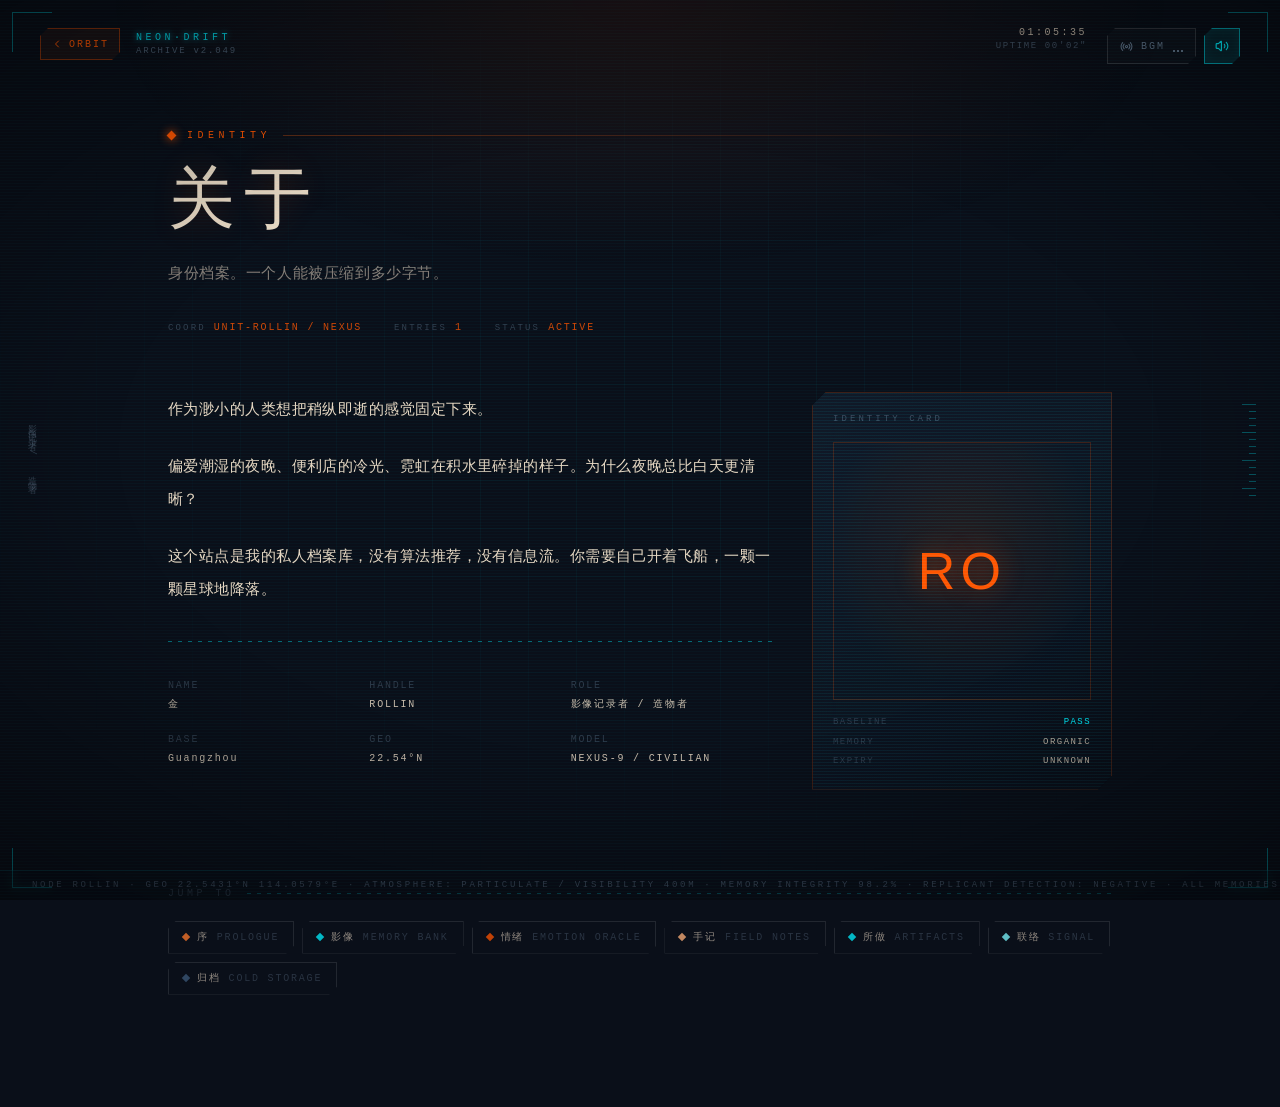
<file: sector/about/index.html>
<!DOCTYPE html><html lang="zh-CN"><head><meta charSet="utf-8"/><meta name="viewport" content="width=device-width, initial-scale=1, maximum-scale=1, viewport-fit=cover, user-scalable=no"/><link rel="stylesheet" href="/_next/static/css/ae5120655446ba42.css" data-precedence="next"/><link rel="preload" as="script" fetchPriority="low" href="/_next/static/chunks/webpack-57c1d11114b28df3.js"/><script src="/_next/static/chunks/fd9d1056-8ef33f5ef9456d1f.js" async=""></script><script src="/_next/static/chunks/117-4d758e6239cc4914.js" async=""></script><script src="/_next/static/chunks/main-app-ebf9164d97b5ccb6.js" async=""></script><script src="/_next/static/chunks/188-89c8e57d3caa87de.js" async=""></script><script src="/_next/static/chunks/262-05875b12b916fa2e.js" async=""></script><script src="/_next/static/chunks/app/sector/%5Bslug%5D/page-40eae9421e70794d.js" async=""></script><script src="/_next/static/chunks/698-11bbf139320b07f7.js" async=""></script><script src="/_next/static/chunks/app/layout-dc99e6a4562206c1.js" async=""></script><meta name="theme-color" content="#0a0f19"/><title>NEON DRIFT // 霓虹漂流</title><meta name="description" content="欢迎来到金的个人星系：影像、手记、情绪罗盘与记忆仓库。"/><meta property="og:title" content="NEON DRIFT // 霓虹漂流"/><meta property="og:description" content="欢迎来到金的个人星系：影像、手记、情绪罗盘与记忆仓库。"/><meta property="og:type" content="website"/><meta name="twitter:card" content="summary"/><meta name="twitter:title" content="NEON DRIFT // 霓虹漂流"/><meta name="twitter:description" content="欢迎来到金的个人星系：影像、手记、情绪罗盘与记忆仓库。"/><script src="/_next/static/chunks/polyfills-42372ed130431b0a.js" noModule=""></script></head><body class="min-h-dvh bg-cyber-dark text-cyber-dust antialiased"><main class="relative min-h-dvh w-full overflow-x-hidden bg-cyber-dark"><div class="pointer-events-none fixed inset-0"><div class="cyber-grid absolute inset-0 opacity-70"></div><div class="absolute inset-0" style="background:radial-gradient(ellipse 70% 50% at 50% 0%, #ff550014 0%, transparent 60%)"></div></div><div class="relative z-10 mx-auto px-6 pb-28 pt-28 md:px-10 md:pt-32 max-w-5xl"><header class="mb-14" style="opacity:0;transform:translateY(20px)"><div class="flex items-center gap-3"><span class="h-[7px] w-[7px] rotate-45" style="background:#ff5500;box-shadow:0 0 10px #ff5500"></span><span class="font-mono text-[10px] tracking-[0.45em]" style="color:#ff5500">IDENTITY</span><div class="h-px flex-1" style="background:linear-gradient(to right, #ff550055, transparent)"></div></div><h1 class="mt-5 text-[clamp(2.2rem,6.5vw,4.2rem)] font-light leading-[1.05] tracking-[0.14em] text-cyber-dust" style="text-shadow:0 0 30px #ff550030">关于</h1><p class="mt-6 max-w-2xl text-[13.5px] leading-[2.1] tracking-[0.04em] text-cyber-dust/55 md:text-[14.5px]">身份档案。一个人能被压缩到多少字节。</p><div class="mt-8 flex flex-wrap gap-x-8 gap-y-2.5"><div class="flex items-baseline gap-2"><span class="font-mono text-[9px] tracking-[0.24em] text-cyber-haze/45">COORD</span><span class="font-mono text-[10px] tracking-[0.18em]" style="color:#ff5500cc">UNIT-ROLLIN / NEXUS</span></div><div class="flex items-baseline gap-2"><span class="font-mono text-[9px] tracking-[0.24em] text-cyber-haze/45">ENTRIES</span><span class="font-mono text-[10px] tracking-[0.18em]" style="color:#ff5500cc">1</span></div><div class="flex items-baseline gap-2"><span class="font-mono text-[9px] tracking-[0.24em] text-cyber-haze/45">STATUS</span><span class="font-mono text-[10px] tracking-[0.18em]" style="color:#ff5500cc">ACTIVE</span></div></div></header><div class="grid gap-10 lg:grid-cols-[1fr_300px]"><div style="opacity:0;transform:translateY(16px)"><p class="mb-6 text-[14px] leading-[2.2] tracking-[0.03em] text-cyber-dust/72 md:text-[15px]">作为渺小的人类想把稍纵即逝的感觉固定下来。</p><p class="mb-6 text-[14px] leading-[2.2] tracking-[0.03em] text-cyber-dust/72 md:text-[15px]">偏爱潮湿的夜晚、便利店的冷光、霓虹在积水里碎掉的样子。为什么夜晚总比白天更清晰？</p><p class="mb-6 text-[14px] leading-[2.2] tracking-[0.03em] text-cyber-dust/72 md:text-[15px]">这个站点是我的私人档案库，没有算法推荐，没有信息流。你需要自己开着飞船，一颗一颗星球地降落。</p><div class="hud-divider my-9"></div><div class="grid grid-cols-2 gap-y-5 font-mono text-[10px] tracking-[0.18em] sm:grid-cols-3"><div><div class="text-cyber-haze/40">NAME</div><div class="mt-1 text-cyber-dust/85">金</div></div><div><div class="text-cyber-haze/40">HANDLE</div><div class="mt-1 text-cyber-dust/85">ROLLIN</div></div><div><div class="text-cyber-haze/40">ROLE</div><div class="mt-1 text-cyber-dust/85">影像记录者 / 造物者</div></div><div><div class="text-cyber-haze/40">BASE</div><div class="mt-1 text-cyber-dust/85">Guangzhou</div></div><div><div class="text-cyber-haze/40">GEO</div><div class="mt-1 text-cyber-dust/85">22.54°N</div></div><div><div class="text-cyber-haze/40">MODEL</div><div class="mt-1 text-cyber-dust/85">NEXUS-9 / CIVILIAN</div></div></div></div><aside class="glass scanlines h-fit clip-corner p-5" style="border-color:#ff550033;opacity:0;transform:translateX(18px)"><div class="font-mono text-[9px] tracking-[0.34em] text-cyber-haze/55">IDENTITY CARD</div><div class="mt-4 flex aspect-square items-center justify-center border" style="border-color:#ff550033;background:radial-gradient(circle at 50% 40%, #ff550018, transparent 70%)"><span class="text-[52px] font-light tracking-[0.1em]" style="color:#ff5500;text-shadow:0 0 26px #ff550077">RO</span></div><div class="mt-4 space-y-1.5 font-mono text-[9px] tracking-[0.16em] text-cyber-haze/65"><div class="flex justify-between"><span class="opacity-55">BASELINE</span><span class="text-cyber-cyan">PASS</span></div><div class="flex justify-between"><span class="opacity-55">MEMORY</span><span class="text-cyber-dust/80">ORGANIC</span></div><div class="flex justify-between"><span class="opacity-55">EXPIRY</span><span class="text-cyber-dust/80">UNKNOWN</span></div></div></aside></div><div class="mt-24"><div class="mb-5 flex items-center gap-3"><span class="font-mono text-[10px] tracking-[0.35em] text-cyber-haze/50">JUMP TO</span><div class="hud-divider flex-1"></div></div><div class="flex flex-wrap gap-2"><a href="/sector/prologue" class="flex items-center gap-2 border border-white/10 px-3.5 py-2 font-mono text-[10px] tracking-[0.18em] text-cyber-dust/60 transition-all clip-corner-sm hover:border-white/30 hover:text-cyber-dust"><span class="h-1.5 w-1.5 rotate-45" style="background:#ff7a2b;opacity:0.75"></span>序<span class="text-cyber-haze/35">PROLOGUE</span></a><a href="/gallery" class="flex items-center gap-2 border border-white/10 px-3.5 py-2 font-mono text-[10px] tracking-[0.18em] text-cyber-dust/60 transition-all clip-corner-sm hover:border-white/30 hover:text-cyber-dust"><span class="h-1.5 w-1.5 rotate-45" style="background:#00f0ff;opacity:0.75"></span>影像<span class="text-cyber-haze/35">MEMORY BANK</span></a><a href="/oracle" class="flex items-center gap-2 border border-white/10 px-3.5 py-2 font-mono text-[10px] tracking-[0.18em] text-cyber-dust/60 transition-all clip-corner-sm hover:border-white/30 hover:text-cyber-dust"><span class="h-1.5 w-1.5 rotate-45" style="background:#ff5500;opacity:0.75"></span>情绪<span class="text-cyber-haze/35">EMOTION ORACLE</span></a><a href="/sector/notes" class="flex items-center gap-2 border border-white/10 px-3.5 py-2 font-mono text-[10px] tracking-[0.18em] text-cyber-dust/60 transition-all clip-corner-sm hover:border-white/30 hover:text-cyber-dust"><span class="h-1.5 w-1.5 rotate-45" style="background:#ffb27a;opacity:0.75"></span>手记<span class="text-cyber-haze/35">FIELD NOTES</span></a><a href="/sector/works" class="flex items-center gap-2 border border-white/10 px-3.5 py-2 font-mono text-[10px] tracking-[0.18em] text-cyber-dust/60 transition-all clip-corner-sm hover:border-white/30 hover:text-cyber-dust"><span class="h-1.5 w-1.5 rotate-45" style="background:#00f0ff;opacity:0.75"></span>所做<span class="text-cyber-haze/35">ARTIFACTS</span></a><a href="/sector/signal" class="flex items-center gap-2 border border-white/10 px-3.5 py-2 font-mono text-[10px] tracking-[0.18em] text-cyber-dust/60 transition-all clip-corner-sm hover:border-white/30 hover:text-cyber-dust"><span class="h-1.5 w-1.5 rotate-45" style="background:#7df9ff;opacity:0.75"></span>联络<span class="text-cyber-haze/35">SIGNAL</span></a><a href="/sector/archive" class="flex items-center gap-2 border border-white/10 px-3.5 py-2 font-mono text-[10px] tracking-[0.18em] text-cyber-dust/60 transition-all clip-corner-sm hover:border-white/30 hover:text-cyber-dust"><span class="h-1.5 w-1.5 rotate-45" style="background:#3d5a7a;opacity:0.75"></span>归档<span class="text-cyber-haze/35">COLD STORAGE</span></a></div></div></div></main><div class="pointer-events-none fixed inset-0 z-40 select-none"><div class="absolute h-7 w-7 border-cyber-cyan/40 md:h-10 md:w-10 left-3 top-3 border-l border-t"></div><div class="absolute h-7 w-7 border-cyber-cyan/40 md:h-10 md:w-10 right-3 top-3 border-r border-t"></div><div class="absolute h-7 w-7 border-cyber-cyan/40 md:h-10 md:w-10 left-3 bottom-3 border-b border-l"></div><div class="absolute h-7 w-7 border-cyber-cyan/40 md:h-10 md:w-10 right-3 bottom-3 border-b border-r"></div><header class="absolute inset-x-0 top-0 flex items-start justify-between px-6 pt-5 md:px-10 md:pt-7"><div class="pointer-events-auto flex items-center gap-3 md:gap-4"><a class="group flex h-8 items-center gap-1.5 border border-cyber-orange/45 bg-cyber-orange/[0.07] px-2.5 font-mono text-[10px] tracking-[0.2em] text-cyber-orange transition-all duration-300 clip-corner-sm hover:bg-cyber-orange/20 hover:shadow-ember" href="/"><svg xmlns="http://www.w3.org/2000/svg" width="12" height="12" viewBox="0 0 24 24" fill="none" stroke="currentColor" stroke-width="2" stroke-linecap="round" stroke-linejoin="round" class="lucide lucide-chevron-left transition-transform group-hover:-translate-x-0.5"><path d="m15 18-6-6 6-6"></path></svg>ORBIT</a><div class="leading-none"><div class="font-mono text-[10px] tracking-[0.35em] text-cyber-cyan/85 glow-cyan">NEON·DRIFT</div><div class="mt-1 font-mono text-[9px] tracking-[0.2em] text-cyber-haze/70">ARCHIVE v2.049</div></div></div><div class="flex items-start gap-3 md:gap-5"><div class="hidden text-right leading-none sm:block"><div class="font-mono text-[10px] tracking-[0.25em] text-cyber-dust/80">--:--:--</div><div class="mt-1 font-mono text-[9px] tracking-[0.18em] text-cyber-haze/60">UPTIME <!-- -->00<!-- -->′<!-- -->00<!-- -->″</div></div><div class="pointer-events-auto flex items-center gap-2"><button aria-label="开启环境音" class="group relative flex h-9 items-center gap-2 border px-3 font-mono text-[10px] tracking-[0.2em] transition-all duration-300 clip-corner-sm border-white/15 bg-white/[0.02] text-cyber-haze hover:border-cyber-orange/40 hover:text-cyber-orange/80"><svg xmlns="http://www.w3.org/2000/svg" width="13" height="13" viewBox="0 0 24 24" fill="none" stroke="currentColor" stroke-width="2" stroke-linecap="round" stroke-linejoin="round" class="lucide lucide-radio"><path d="M4.9 19.1C1 15.2 1 8.8 4.9 4.9"></path><path d="M7.8 16.2c-2.3-2.3-2.3-6.1 0-8.5"></path><circle cx="12" cy="12" r="2"></circle><path d="M16.2 7.8c2.3 2.3 2.3 6.1 0 8.5"></path><path d="M19.1 4.9C23 8.8 23 15.1 19.1 19"></path></svg><span class="hidden sm:inline">BGM</span><span class="flex h-3 items-end gap-[2px]"><span class="w-[2px] bg-current transition-all duration-300 " style="height:2px;animation-delay:0s"></span><span class="w-[2px] bg-current transition-all duration-300 " style="height:2px;animation-delay:0.18s"></span><span class="w-[2px] bg-current transition-all duration-300 " style="height:2px;animation-delay:0.36s"></span></span></button><button aria-label="关闭音效" class="flex h-9 w-9 items-center justify-center border transition-all duration-300 clip-corner-sm border-cyber-cyan/60 bg-cyber-cyan/10 text-cyber-cyan shadow-neon"><svg xmlns="http://www.w3.org/2000/svg" width="14" height="14" viewBox="0 0 24 24" fill="none" stroke="currentColor" stroke-width="2" stroke-linecap="round" stroke-linejoin="round" class="lucide lucide-volume2"><path d="M11 4.702a.705.705 0 0 0-1.203-.498L6.413 7.587A1.4 1.4 0 0 1 5.416 8H3a1 1 0 0 0-1 1v6a1 1 0 0 0 1 1h2.416a1.4 1.4 0 0 1 .997.413l3.383 3.384A.705.705 0 0 0 11 19.298z"></path><path d="M16 9a5 5 0 0 1 0 6"></path><path d="M19.364 18.364a9 9 0 0 0 0-12.728"></path></svg></button></div></div></header><div class="absolute left-6 top-1/2 hidden -translate-y-1/2 lg:block"><div class="font-mono text-[9px] tracking-[0.5em] text-cyber-haze/45" style="writing-mode:vertical-rl">影像记录者 / 造物者</div></div><div class="absolute right-6 top-1/2 hidden -translate-y-1/2 flex-col items-end gap-[6px] lg:flex"><div class="bg-cyber-cyan/30" style="width:14px;height:1px"></div><div class="bg-cyber-cyan/30" style="width:7px;height:1px"></div><div class="bg-cyber-cyan/30" style="width:7px;height:1px"></div><div class="bg-cyber-cyan/30" style="width:7px;height:1px"></div><div class="bg-cyber-cyan/30" style="width:14px;height:1px"></div><div class="bg-cyber-cyan/30" style="width:7px;height:1px"></div><div class="bg-cyber-cyan/30" style="width:7px;height:1px"></div><div class="bg-cyber-cyan/30" style="width:7px;height:1px"></div><div class="bg-cyber-cyan/30" style="width:14px;height:1px"></div><div class="bg-cyber-cyan/30" style="width:7px;height:1px"></div><div class="bg-cyber-cyan/30" style="width:7px;height:1px"></div><div class="bg-cyber-cyan/30" style="width:7px;height:1px"></div><div class="bg-cyber-cyan/30" style="width:14px;height:1px"></div><div class="bg-cyber-cyan/30" style="width:7px;height:1px"></div></div><footer class="absolute inset-x-0 bottom-0 overflow-hidden border-t border-cyber-cyan/10 bg-cyber-dark/40 backdrop-blur-sm"><div class="flex whitespace-nowrap py-2"><div class="animate-ticker-x flex shrink-0 font-mono text-[9px] tracking-[0.3em] text-cyber-haze/50"><span class="px-8">NODE ROLLIN   ·   GEO 22.5431°N 114.0579°E   ·   ATMOSPHERE: PARTICULATE / VISIBILITY 400M   ·   MEMORY INTEGRITY 98.2%   ·   REPLICANT DETECTION: NEGATIVE   ·   ALL MEMORIES ARE REAL UNTIL PROVEN OTHERWISE</span><span class="px-8">NODE ROLLIN   ·   GEO 22.5431°N 114.0579°E   ·   ATMOSPHERE: PARTICULATE / VISIBILITY 400M   ·   MEMORY INTEGRITY 98.2%   ·   REPLICANT DETECTION: NEGATIVE   ·   ALL MEMORIES ARE REAL UNTIL PROVEN OTHERWISE</span></div></div></footer><div class="absolute inset-0" style="background:repeating-linear-gradient(to bottom, rgba(0,240,255,.028) 0px, rgba(0,240,255,.028) 1px, transparent 1px, transparent 3px);mix-blend-mode:screen"></div><div class="absolute inset-0" style="background:radial-gradient(ellipse 90% 75% at 50% 50%, transparent 45%, rgba(0,0,0,.55) 100%)"></div></div><script src="/_next/static/chunks/webpack-57c1d11114b28df3.js" async=""></script><script>(self.__next_f=self.__next_f||[]).push([0]);self.__next_f.push([2,null])</script><script>self.__next_f.push([1,"1:HL[\"/_next/static/css/ae5120655446ba42.css\",\"style\"]\n"])</script><script>self.__next_f.push([1,"2:I[2846,[],\"\"]\n4:I[6079,[\"188\",\"static/chunks/188-89c8e57d3caa87de.js\",\"262\",\"static/chunks/262-05875b12b916fa2e.js\",\"516\",\"static/chunks/app/sector/%5Bslug%5D/page-40eae9421e70794d.js\"],\"default\"]\n5:I[4707,[],\"\"]\n7:I[6423,[],\"\"]\n8:I[8262,[\"698\",\"static/chunks/698-11bbf139320b07f7.js\",\"262\",\"static/chunks/262-05875b12b916fa2e.js\",\"185\",\"static/chunks/app/layout-dc99e6a4562206c1.js\"],\"AudioProvider\"]\n9:I[5856,[\"698\",\"static/chunks/698-11bbf139320b07f7.js\",\"262\",\"static/chunks/262-05875b12b916fa2e.js\",\"185\",\"static/chunks/app/layout-dc99e6a4562206c1.js\"],\"default\"]\nb:I[1060,[],\"\"]\n6:[\"slug\",\"about\",\"d\"]\nc:[]\n"])</script><script>self.__next_f.push([1,"0:[\"$\",\"$L2\",null,{\"buildId\":\"jVrd2lQ3MS9JcoGtKhQ7k\",\"assetPrefix\":\"\",\"urlParts\":[\"\",\"sector\",\"about\",\"\"],\"initialTree\":[\"\",{\"children\":[\"sector\",{\"children\":[[\"slug\",\"about\",\"d\"],{\"children\":[\"__PAGE__?{\\\"slug\\\":\\\"about\\\"}\",{}]}]}]},\"$undefined\",\"$undefined\",true],\"initialSeedData\":[\"\",{\"children\":[\"sector\",{\"children\":[[\"slug\",\"about\",\"d\"],{\"children\":[\"__PAGE__\",{},[[\"$L3\",[\"$\",\"$L4\",null,{\"planet\":{\"id\":\"about\",\"name\":\"关于\",\"codeName\":\"IDENTITY\",\"route\":\"/sector/about\",\"position\":[2,3.4,-4.6],\"radius\":0.55,\"color\":\"#ff5500\",\"emissive\":\"#ff5500\",\"spin\":0.26,\"ring\":false,\"description\":\"身份档案。一个人能被压缩到多少字节。\",\"hudCoord\":\"UNIT-ROLLIN / NEXUS\",\"entries\":1},\"entries\":\"$undefined\",\"slug\":\"about\"}],null],null],null]},[null,[\"$\",\"$L5\",null,{\"parallelRouterKey\":\"children\",\"segmentPath\":[\"children\",\"sector\",\"children\",\"$6\",\"children\"],\"error\":\"$undefined\",\"errorStyles\":\"$undefined\",\"errorScripts\":\"$undefined\",\"template\":[\"$\",\"$L7\",null,{}],\"templateStyles\":\"$undefined\",\"templateScripts\":\"$undefined\",\"notFound\":\"$undefined\",\"notFoundStyles\":\"$undefined\"}]],null]},[null,[\"$\",\"$L5\",null,{\"parallelRouterKey\":\"children\",\"segmentPath\":[\"children\",\"sector\",\"children\"],\"error\":\"$undefined\",\"errorStyles\":\"$undefined\",\"errorScripts\":\"$undefined\",\"template\":[\"$\",\"$L7\",null,{}],\"templateStyles\":\"$undefined\",\"templateScripts\":\"$undefined\",\"notFound\":\"$undefined\",\"notFoundStyles\":\"$undefined\"}]],null]},[[[[\"$\",\"link\",\"0\",{\"rel\":\"stylesheet\",\"href\":\"/_next/static/css/ae5120655446ba42.css\",\"precedence\":\"next\",\"crossOrigin\":\"$undefined\"}]],[\"$\",\"html\",null,{\"lang\":\"zh-CN\",\"children\":[\"$\",\"body\",null,{\"className\":\"min-h-dvh bg-cyber-dark text-cyber-dust antialiased\",\"children\":[\"$\",\"$L8\",null,{\"children\":[[\"$\",\"$L5\",null,{\"parallelRouterKey\":\"children\",\"segmentPath\":[\"children\"],\"error\":\"$undefined\",\"errorStyles\":\"$undefined\",\"errorScripts\":\"$undefined\",\"template\":[\"$\",\"$L7\",null,{}],\"templateStyles\":\"$undefined\",\"templateScripts\":\"$undefined\",\"notFound\":[[\"$\",\"title\",null,{\"children\":\"404: This page could not be found.\"}],[\"$\",\"div\",null,{\"style\":{\"fontFamily\":\"system-ui,\\\"Segoe UI\\\",Roboto,Helvetica,Arial,sans-serif,\\\"Apple Color Emoji\\\",\\\"Segoe UI Emoji\\\"\",\"height\":\"100vh\",\"textAlign\":\"center\",\"display\":\"flex\",\"flexDirection\":\"column\",\"alignItems\":\"center\",\"justifyContent\":\"center\"},\"children\":[\"$\",\"div\",null,{\"children\":[[\"$\",\"style\",null,{\"dangerouslySetInnerHTML\":{\"__html\":\"body{color:#000;background:#fff;margin:0}.next-error-h1{border-right:1px solid rgba(0,0,0,.3)}@media (prefers-color-scheme:dark){body{color:#fff;background:#000}.next-error-h1{border-right:1px solid rgba(255,255,255,.3)}}\"}}],[\"$\",\"h1\",null,{\"className\":\"next-error-h1\",\"style\":{\"display\":\"inline-block\",\"margin\":\"0 20px 0 0\",\"padding\":\"0 23px 0 0\",\"fontSize\":24,\"fontWeight\":500,\"verticalAlign\":\"top\",\"lineHeight\":\"49px\"},\"children\":\"404\"}],[\"$\",\"div\",null,{\"style\":{\"display\":\"inline-block\"},\"children\":[\"$\",\"h2\",null,{\"style\":{\"fontSize\":14,\"fontWeight\":400,\"lineHeight\":\"49px\",\"margin\":0},\"children\":\"This page could not be found.\"}]}]]}]}]],\"notFoundStyles\":[]}],[\"$\",\"$L9\",null,{}]]}]}]}]],null],null],\"couldBeIntercepted\":false,\"initialHead\":[null,\"$La\"],\"globalErrorComponent\":\"$b\",\"missingSlots\":\"$Wc\"}]\n"])</script><script>self.__next_f.push([1,"a:[[\"$\",\"meta\",\"0\",{\"name\":\"viewport\",\"content\":\"width=device-width, initial-scale=1, maximum-scale=1, viewport-fit=cover, user-scalable=no\"}],[\"$\",\"meta\",\"1\",{\"name\":\"theme-color\",\"content\":\"#0a0f19\"}],[\"$\",\"meta\",\"2\",{\"charSet\":\"utf-8\"}],[\"$\",\"title\",\"3\",{\"children\":\"NEON DRIFT // 霓虹漂流\"}],[\"$\",\"meta\",\"4\",{\"name\":\"description\",\"content\":\"欢迎来到金的个人星系：影像、手记、情绪罗盘与记忆仓库。\"}],[\"$\",\"meta\",\"5\",{\"property\":\"og:title\",\"content\":\"NEON DRIFT // 霓虹漂流\"}],[\"$\",\"meta\",\"6\",{\"property\":\"og:description\",\"content\":\"欢迎来到金的个人星系：影像、手记、情绪罗盘与记忆仓库。\"}],[\"$\",\"meta\",\"7\",{\"property\":\"og:type\",\"content\":\"website\"}],[\"$\",\"meta\",\"8\",{\"name\":\"twitter:card\",\"content\":\"summary\"}],[\"$\",\"meta\",\"9\",{\"name\":\"twitter:title\",\"content\":\"NEON DRIFT // 霓虹漂流\"}],[\"$\",\"meta\",\"10\",{\"name\":\"twitter:description\",\"content\":\"欢迎来到金的个人星系：影像、手记、情绪罗盘与记忆仓库。\"}]]\n3:null\n"])</script></body></html>
</file>
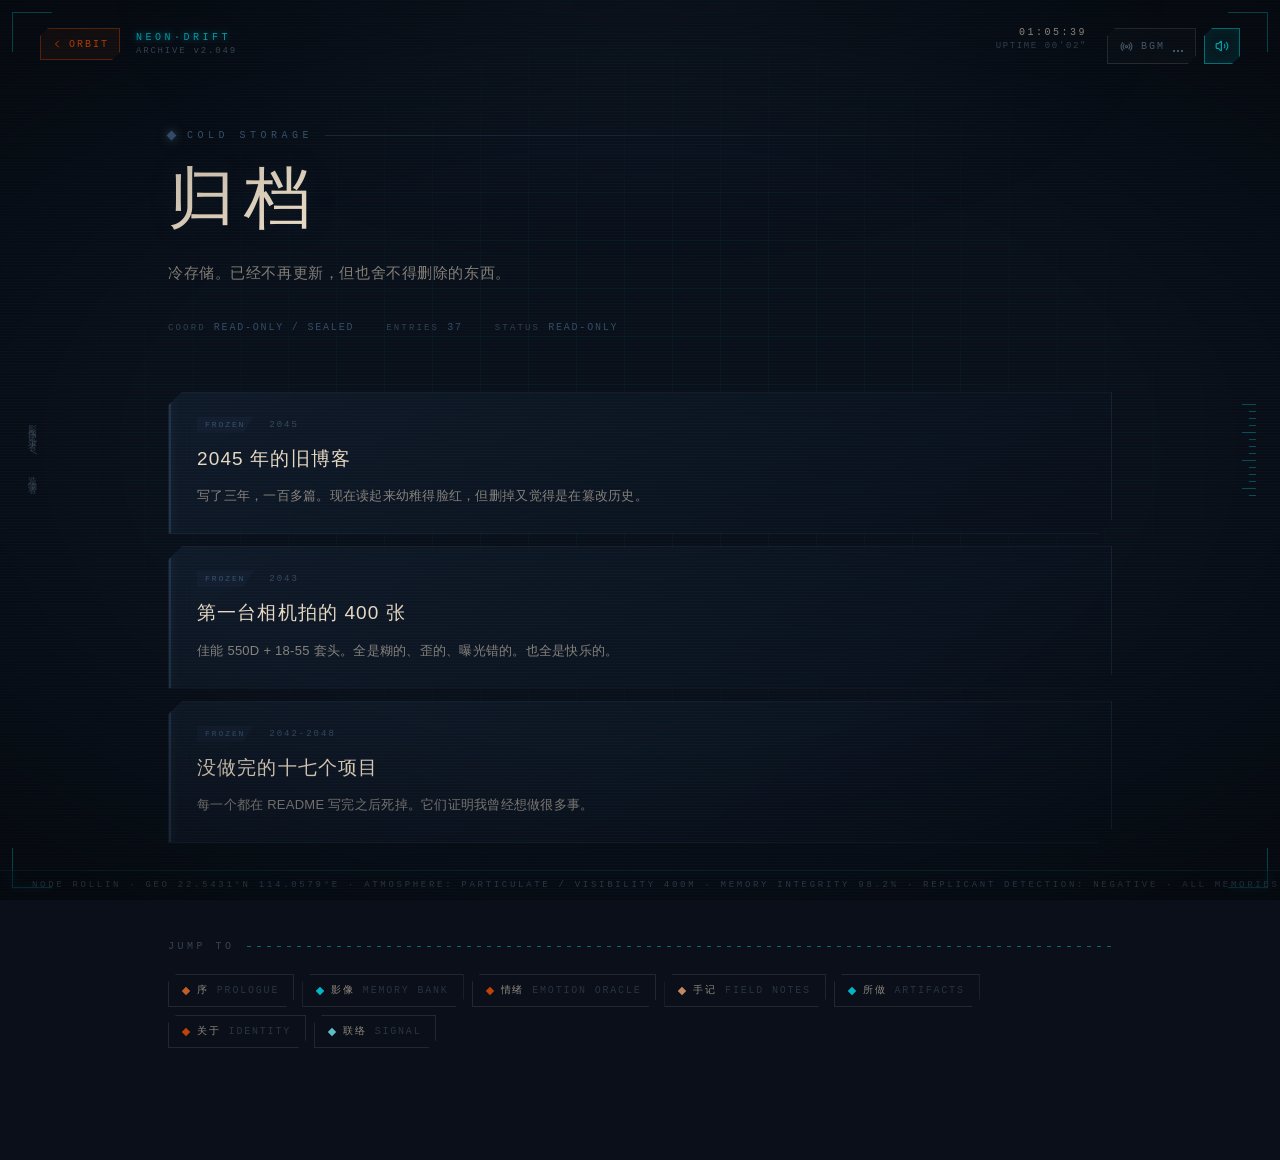
<file: sector/archive/index.html>
<!DOCTYPE html><html lang="zh-CN"><head><meta charSet="utf-8"/><meta name="viewport" content="width=device-width, initial-scale=1, maximum-scale=1, viewport-fit=cover, user-scalable=no"/><link rel="stylesheet" href="/_next/static/css/ae5120655446ba42.css" data-precedence="next"/><link rel="preload" as="script" fetchPriority="low" href="/_next/static/chunks/webpack-57c1d11114b28df3.js"/><script src="/_next/static/chunks/fd9d1056-8ef33f5ef9456d1f.js" async=""></script><script src="/_next/static/chunks/117-4d758e6239cc4914.js" async=""></script><script src="/_next/static/chunks/main-app-ebf9164d97b5ccb6.js" async=""></script><script src="/_next/static/chunks/188-89c8e57d3caa87de.js" async=""></script><script src="/_next/static/chunks/262-05875b12b916fa2e.js" async=""></script><script src="/_next/static/chunks/app/sector/%5Bslug%5D/page-40eae9421e70794d.js" async=""></script><script src="/_next/static/chunks/698-11bbf139320b07f7.js" async=""></script><script src="/_next/static/chunks/app/layout-dc99e6a4562206c1.js" async=""></script><meta name="theme-color" content="#0a0f19"/><title>NEON DRIFT // 霓虹漂流</title><meta name="description" content="欢迎来到金的个人星系：影像、手记、情绪罗盘与记忆仓库。"/><meta property="og:title" content="NEON DRIFT // 霓虹漂流"/><meta property="og:description" content="欢迎来到金的个人星系：影像、手记、情绪罗盘与记忆仓库。"/><meta property="og:type" content="website"/><meta name="twitter:card" content="summary"/><meta name="twitter:title" content="NEON DRIFT // 霓虹漂流"/><meta name="twitter:description" content="欢迎来到金的个人星系：影像、手记、情绪罗盘与记忆仓库。"/><script src="/_next/static/chunks/polyfills-42372ed130431b0a.js" noModule=""></script></head><body class="min-h-dvh bg-cyber-dark text-cyber-dust antialiased"><main class="relative min-h-dvh w-full overflow-x-hidden bg-cyber-dark"><div class="pointer-events-none fixed inset-0"><div class="cyber-grid absolute inset-0 opacity-70"></div><div class="absolute inset-0" style="background:radial-gradient(ellipse 70% 50% at 50% 0%, #3d5a7a14 0%, transparent 60%)"></div></div><div class="relative z-10 mx-auto px-6 pb-28 pt-28 md:px-10 md:pt-32 max-w-5xl"><header class="mb-14" style="opacity:0;transform:translateY(20px)"><div class="flex items-center gap-3"><span class="h-[7px] w-[7px] rotate-45" style="background:#3d5a7a;box-shadow:0 0 10px #3d5a7a"></span><span class="font-mono text-[10px] tracking-[0.45em]" style="color:#3d5a7a">COLD STORAGE</span><div class="h-px flex-1" style="background:linear-gradient(to right, #3d5a7a55, transparent)"></div></div><h1 class="mt-5 text-[clamp(2.2rem,6.5vw,4.2rem)] font-light leading-[1.05] tracking-[0.14em] text-cyber-dust" style="text-shadow:0 0 30px #3d5a7a30">归档</h1><p class="mt-6 max-w-2xl text-[13.5px] leading-[2.1] tracking-[0.04em] text-cyber-dust/55 md:text-[14.5px]">冷存储。已经不再更新，但也舍不得删除的东西。</p><div class="mt-8 flex flex-wrap gap-x-8 gap-y-2.5"><div class="flex items-baseline gap-2"><span class="font-mono text-[9px] tracking-[0.24em] text-cyber-haze/45">COORD</span><span class="font-mono text-[10px] tracking-[0.18em]" style="color:#3d5a7acc">READ-ONLY / SEALED</span></div><div class="flex items-baseline gap-2"><span class="font-mono text-[9px] tracking-[0.24em] text-cyber-haze/45">ENTRIES</span><span class="font-mono text-[10px] tracking-[0.18em]" style="color:#3d5a7acc">37</span></div><div class="flex items-baseline gap-2"><span class="font-mono text-[9px] tracking-[0.24em] text-cyber-haze/45">STATUS</span><span class="font-mono text-[10px] tracking-[0.18em]" style="color:#3d5a7acc">READ-ONLY</span></div></div></header><div class="space-y-3"><article class="group relative clip-corner glass px-5 py-5 transition-all duration-400 hover:-translate-y-0.5 md:px-7 md:py-6" style="border-color:#3d5a7a22;opacity:0;transform:translateY(16px)"><span class="absolute inset-y-0 left-0 w-[2px] opacity-40 transition-opacity duration-300 group-hover:opacity-100" style="background:#3d5a7a;box-shadow:0 0 10px #3d5a7a"></span><div class="flex flex-wrap items-baseline gap-x-4 gap-y-1.5"><span class="clip-tag px-2 py-[2px] font-mono text-[8px] tracking-[0.24em]" style="background:#3d5a7a14;color:#3d5a7add">FROZEN</span><span class="font-mono text-[9px] tracking-[0.22em] text-cyber-haze/50">2045</span></div><h3 class="mt-3 flex items-center gap-2 text-[17px] font-light tracking-[0.06em] text-cyber-dust md:text-[19px]">2045 年的旧博客<svg xmlns="http://www.w3.org/2000/svg" width="14" height="14" viewBox="0 0 24 24" fill="none" stroke="currentColor" stroke-width="2" stroke-linecap="round" stroke-linejoin="round" class="lucide lucide-arrow-up-right opacity-0 transition-all duration-300 group-hover:translate-x-0.5 group-hover:opacity-60"><path d="M7 7h10v10"></path><path d="M7 17 17 7"></path></svg></h3><p class="mt-2.5 max-w-3xl text-[13px] leading-[2] tracking-[0.02em] text-cyber-dust/55">写了三年，一百多篇。现在读起来幼稚得脸红，但删掉又觉得是在篡改历史。</p></article><article class="group relative clip-corner glass px-5 py-5 transition-all duration-400 hover:-translate-y-0.5 md:px-7 md:py-6" style="border-color:#3d5a7a22;opacity:0;transform:translateY(16px)"><span class="absolute inset-y-0 left-0 w-[2px] opacity-40 transition-opacity duration-300 group-hover:opacity-100" style="background:#3d5a7a;box-shadow:0 0 10px #3d5a7a"></span><div class="flex flex-wrap items-baseline gap-x-4 gap-y-1.5"><span class="clip-tag px-2 py-[2px] font-mono text-[8px] tracking-[0.24em]" style="background:#3d5a7a14;color:#3d5a7add">FROZEN</span><span class="font-mono text-[9px] tracking-[0.22em] text-cyber-haze/50">2043</span></div><h3 class="mt-3 flex items-center gap-2 text-[17px] font-light tracking-[0.06em] text-cyber-dust md:text-[19px]">第一台相机拍的 400 张<svg xmlns="http://www.w3.org/2000/svg" width="14" height="14" viewBox="0 0 24 24" fill="none" stroke="currentColor" stroke-width="2" stroke-linecap="round" stroke-linejoin="round" class="lucide lucide-arrow-up-right opacity-0 transition-all duration-300 group-hover:translate-x-0.5 group-hover:opacity-60"><path d="M7 7h10v10"></path><path d="M7 17 17 7"></path></svg></h3><p class="mt-2.5 max-w-3xl text-[13px] leading-[2] tracking-[0.02em] text-cyber-dust/55">佳能 550D + 18-55 套头。全是糊的、歪的、曝光错的。也全是快乐的。</p></article><article class="group relative clip-corner glass px-5 py-5 transition-all duration-400 hover:-translate-y-0.5 md:px-7 md:py-6" style="border-color:#3d5a7a22;opacity:0;transform:translateY(16px)"><span class="absolute inset-y-0 left-0 w-[2px] opacity-40 transition-opacity duration-300 group-hover:opacity-100" style="background:#3d5a7a;box-shadow:0 0 10px #3d5a7a"></span><div class="flex flex-wrap items-baseline gap-x-4 gap-y-1.5"><span class="clip-tag px-2 py-[2px] font-mono text-[8px] tracking-[0.24em]" style="background:#3d5a7a14;color:#3d5a7add">FROZEN</span><span class="font-mono text-[9px] tracking-[0.22em] text-cyber-haze/50">2042-2048</span></div><h3 class="mt-3 flex items-center gap-2 text-[17px] font-light tracking-[0.06em] text-cyber-dust md:text-[19px]">没做完的十七个项目<svg xmlns="http://www.w3.org/2000/svg" width="14" height="14" viewBox="0 0 24 24" fill="none" stroke="currentColor" stroke-width="2" stroke-linecap="round" stroke-linejoin="round" class="lucide lucide-arrow-up-right opacity-0 transition-all duration-300 group-hover:translate-x-0.5 group-hover:opacity-60"><path d="M7 7h10v10"></path><path d="M7 17 17 7"></path></svg></h3><p class="mt-2.5 max-w-3xl text-[13px] leading-[2] tracking-[0.02em] text-cyber-dust/55">每一个都在 README 写完之后死掉。它们证明我曾经想做很多事。</p></article></div><div class="mt-24"><div class="mb-5 flex items-center gap-3"><span class="font-mono text-[10px] tracking-[0.35em] text-cyber-haze/50">JUMP TO</span><div class="hud-divider flex-1"></div></div><div class="flex flex-wrap gap-2"><a href="/sector/prologue" class="flex items-center gap-2 border border-white/10 px-3.5 py-2 font-mono text-[10px] tracking-[0.18em] text-cyber-dust/60 transition-all clip-corner-sm hover:border-white/30 hover:text-cyber-dust"><span class="h-1.5 w-1.5 rotate-45" style="background:#ff7a2b;opacity:0.75"></span>序<span class="text-cyber-haze/35">PROLOGUE</span></a><a href="/gallery" class="flex items-center gap-2 border border-white/10 px-3.5 py-2 font-mono text-[10px] tracking-[0.18em] text-cyber-dust/60 transition-all clip-corner-sm hover:border-white/30 hover:text-cyber-dust"><span class="h-1.5 w-1.5 rotate-45" style="background:#00f0ff;opacity:0.75"></span>影像<span class="text-cyber-haze/35">MEMORY BANK</span></a><a href="/oracle" class="flex items-center gap-2 border border-white/10 px-3.5 py-2 font-mono text-[10px] tracking-[0.18em] text-cyber-dust/60 transition-all clip-corner-sm hover:border-white/30 hover:text-cyber-dust"><span class="h-1.5 w-1.5 rotate-45" style="background:#ff5500;opacity:0.75"></span>情绪<span class="text-cyber-haze/35">EMOTION ORACLE</span></a><a href="/sector/notes" class="flex items-center gap-2 border border-white/10 px-3.5 py-2 font-mono text-[10px] tracking-[0.18em] text-cyber-dust/60 transition-all clip-corner-sm hover:border-white/30 hover:text-cyber-dust"><span class="h-1.5 w-1.5 rotate-45" style="background:#ffb27a;opacity:0.75"></span>手记<span class="text-cyber-haze/35">FIELD NOTES</span></a><a href="/sector/works" class="flex items-center gap-2 border border-white/10 px-3.5 py-2 font-mono text-[10px] tracking-[0.18em] text-cyber-dust/60 transition-all clip-corner-sm hover:border-white/30 hover:text-cyber-dust"><span class="h-1.5 w-1.5 rotate-45" style="background:#00f0ff;opacity:0.75"></span>所做<span class="text-cyber-haze/35">ARTIFACTS</span></a><a href="/sector/about" class="flex items-center gap-2 border border-white/10 px-3.5 py-2 font-mono text-[10px] tracking-[0.18em] text-cyber-dust/60 transition-all clip-corner-sm hover:border-white/30 hover:text-cyber-dust"><span class="h-1.5 w-1.5 rotate-45" style="background:#ff5500;opacity:0.75"></span>关于<span class="text-cyber-haze/35">IDENTITY</span></a><a href="/sector/signal" class="flex items-center gap-2 border border-white/10 px-3.5 py-2 font-mono text-[10px] tracking-[0.18em] text-cyber-dust/60 transition-all clip-corner-sm hover:border-white/30 hover:text-cyber-dust"><span class="h-1.5 w-1.5 rotate-45" style="background:#7df9ff;opacity:0.75"></span>联络<span class="text-cyber-haze/35">SIGNAL</span></a></div></div></div></main><div class="pointer-events-none fixed inset-0 z-40 select-none"><div class="absolute h-7 w-7 border-cyber-cyan/40 md:h-10 md:w-10 left-3 top-3 border-l border-t"></div><div class="absolute h-7 w-7 border-cyber-cyan/40 md:h-10 md:w-10 right-3 top-3 border-r border-t"></div><div class="absolute h-7 w-7 border-cyber-cyan/40 md:h-10 md:w-10 left-3 bottom-3 border-b border-l"></div><div class="absolute h-7 w-7 border-cyber-cyan/40 md:h-10 md:w-10 right-3 bottom-3 border-b border-r"></div><header class="absolute inset-x-0 top-0 flex items-start justify-between px-6 pt-5 md:px-10 md:pt-7"><div class="pointer-events-auto flex items-center gap-3 md:gap-4"><a class="group flex h-8 items-center gap-1.5 border border-cyber-orange/45 bg-cyber-orange/[0.07] px-2.5 font-mono text-[10px] tracking-[0.2em] text-cyber-orange transition-all duration-300 clip-corner-sm hover:bg-cyber-orange/20 hover:shadow-ember" href="/"><svg xmlns="http://www.w3.org/2000/svg" width="12" height="12" viewBox="0 0 24 24" fill="none" stroke="currentColor" stroke-width="2" stroke-linecap="round" stroke-linejoin="round" class="lucide lucide-chevron-left transition-transform group-hover:-translate-x-0.5"><path d="m15 18-6-6 6-6"></path></svg>ORBIT</a><div class="leading-none"><div class="font-mono text-[10px] tracking-[0.35em] text-cyber-cyan/85 glow-cyan">NEON·DRIFT</div><div class="mt-1 font-mono text-[9px] tracking-[0.2em] text-cyber-haze/70">ARCHIVE v2.049</div></div></div><div class="flex items-start gap-3 md:gap-5"><div class="hidden text-right leading-none sm:block"><div class="font-mono text-[10px] tracking-[0.25em] text-cyber-dust/80">--:--:--</div><div class="mt-1 font-mono text-[9px] tracking-[0.18em] text-cyber-haze/60">UPTIME <!-- -->00<!-- -->′<!-- -->00<!-- -->″</div></div><div class="pointer-events-auto flex items-center gap-2"><button aria-label="开启环境音" class="group relative flex h-9 items-center gap-2 border px-3 font-mono text-[10px] tracking-[0.2em] transition-all duration-300 clip-corner-sm border-white/15 bg-white/[0.02] text-cyber-haze hover:border-cyber-orange/40 hover:text-cyber-orange/80"><svg xmlns="http://www.w3.org/2000/svg" width="13" height="13" viewBox="0 0 24 24" fill="none" stroke="currentColor" stroke-width="2" stroke-linecap="round" stroke-linejoin="round" class="lucide lucide-radio"><path d="M4.9 19.1C1 15.2 1 8.8 4.9 4.9"></path><path d="M7.8 16.2c-2.3-2.3-2.3-6.1 0-8.5"></path><circle cx="12" cy="12" r="2"></circle><path d="M16.2 7.8c2.3 2.3 2.3 6.1 0 8.5"></path><path d="M19.1 4.9C23 8.8 23 15.1 19.1 19"></path></svg><span class="hidden sm:inline">BGM</span><span class="flex h-3 items-end gap-[2px]"><span class="w-[2px] bg-current transition-all duration-300 " style="height:2px;animation-delay:0s"></span><span class="w-[2px] bg-current transition-all duration-300 " style="height:2px;animation-delay:0.18s"></span><span class="w-[2px] bg-current transition-all duration-300 " style="height:2px;animation-delay:0.36s"></span></span></button><button aria-label="关闭音效" class="flex h-9 w-9 items-center justify-center border transition-all duration-300 clip-corner-sm border-cyber-cyan/60 bg-cyber-cyan/10 text-cyber-cyan shadow-neon"><svg xmlns="http://www.w3.org/2000/svg" width="14" height="14" viewBox="0 0 24 24" fill="none" stroke="currentColor" stroke-width="2" stroke-linecap="round" stroke-linejoin="round" class="lucide lucide-volume2"><path d="M11 4.702a.705.705 0 0 0-1.203-.498L6.413 7.587A1.4 1.4 0 0 1 5.416 8H3a1 1 0 0 0-1 1v6a1 1 0 0 0 1 1h2.416a1.4 1.4 0 0 1 .997.413l3.383 3.384A.705.705 0 0 0 11 19.298z"></path><path d="M16 9a5 5 0 0 1 0 6"></path><path d="M19.364 18.364a9 9 0 0 0 0-12.728"></path></svg></button></div></div></header><div class="absolute left-6 top-1/2 hidden -translate-y-1/2 lg:block"><div class="font-mono text-[9px] tracking-[0.5em] text-cyber-haze/45" style="writing-mode:vertical-rl">影像记录者 / 造物者</div></div><div class="absolute right-6 top-1/2 hidden -translate-y-1/2 flex-col items-end gap-[6px] lg:flex"><div class="bg-cyber-cyan/30" style="width:14px;height:1px"></div><div class="bg-cyber-cyan/30" style="width:7px;height:1px"></div><div class="bg-cyber-cyan/30" style="width:7px;height:1px"></div><div class="bg-cyber-cyan/30" style="width:7px;height:1px"></div><div class="bg-cyber-cyan/30" style="width:14px;height:1px"></div><div class="bg-cyber-cyan/30" style="width:7px;height:1px"></div><div class="bg-cyber-cyan/30" style="width:7px;height:1px"></div><div class="bg-cyber-cyan/30" style="width:7px;height:1px"></div><div class="bg-cyber-cyan/30" style="width:14px;height:1px"></div><div class="bg-cyber-cyan/30" style="width:7px;height:1px"></div><div class="bg-cyber-cyan/30" style="width:7px;height:1px"></div><div class="bg-cyber-cyan/30" style="width:7px;height:1px"></div><div class="bg-cyber-cyan/30" style="width:14px;height:1px"></div><div class="bg-cyber-cyan/30" style="width:7px;height:1px"></div></div><footer class="absolute inset-x-0 bottom-0 overflow-hidden border-t border-cyber-cyan/10 bg-cyber-dark/40 backdrop-blur-sm"><div class="flex whitespace-nowrap py-2"><div class="animate-ticker-x flex shrink-0 font-mono text-[9px] tracking-[0.3em] text-cyber-haze/50"><span class="px-8">NODE ROLLIN   ·   GEO 22.5431°N 114.0579°E   ·   ATMOSPHERE: PARTICULATE / VISIBILITY 400M   ·   MEMORY INTEGRITY 98.2%   ·   REPLICANT DETECTION: NEGATIVE   ·   ALL MEMORIES ARE REAL UNTIL PROVEN OTHERWISE</span><span class="px-8">NODE ROLLIN   ·   GEO 22.5431°N 114.0579°E   ·   ATMOSPHERE: PARTICULATE / VISIBILITY 400M   ·   MEMORY INTEGRITY 98.2%   ·   REPLICANT DETECTION: NEGATIVE   ·   ALL MEMORIES ARE REAL UNTIL PROVEN OTHERWISE</span></div></div></footer><div class="absolute inset-0" style="background:repeating-linear-gradient(to bottom, rgba(0,240,255,.028) 0px, rgba(0,240,255,.028) 1px, transparent 1px, transparent 3px);mix-blend-mode:screen"></div><div class="absolute inset-0" style="background:radial-gradient(ellipse 90% 75% at 50% 50%, transparent 45%, rgba(0,0,0,.55) 100%)"></div></div><script src="/_next/static/chunks/webpack-57c1d11114b28df3.js" async=""></script><script>(self.__next_f=self.__next_f||[]).push([0]);self.__next_f.push([2,null])</script><script>self.__next_f.push([1,"1:HL[\"/_next/static/css/ae5120655446ba42.css\",\"style\"]\n"])</script><script>self.__next_f.push([1,"2:I[2846,[],\"\"]\n4:I[6079,[\"188\",\"static/chunks/188-89c8e57d3caa87de.js\",\"262\",\"static/chunks/262-05875b12b916fa2e.js\",\"516\",\"static/chunks/app/sector/%5Bslug%5D/page-40eae9421e70794d.js\"],\"default\"]\n5:I[4707,[],\"\"]\n7:I[6423,[],\"\"]\n8:I[8262,[\"698\",\"static/chunks/698-11bbf139320b07f7.js\",\"262\",\"static/chunks/262-05875b12b916fa2e.js\",\"185\",\"static/chunks/app/layout-dc99e6a4562206c1.js\"],\"AudioProvider\"]\n9:I[5856,[\"698\",\"static/chunks/698-11bbf139320b07f7.js\",\"262\",\"static/chunks/262-05875b12b916fa2e.js\",\"185\",\"static/chunks/app/layout-dc99e6a4562206c1.js\"],\"default\"]\nb:I[1060,[],\"\"]\n6:[\"slug\",\"archive\",\"d\"]\nc:[]\n"])</script><script>self.__next_f.push([1,"0:[\"$\",\"$L2\",null,{\"buildId\":\"jVrd2lQ3MS9JcoGtKhQ7k\",\"assetPrefix\":\"\",\"urlParts\":[\"\",\"sector\",\"archive\",\"\"],\"initialTree\":[\"\",{\"children\":[\"sector\",{\"children\":[[\"slug\",\"archive\",\"d\"],{\"children\":[\"__PAGE__?{\\\"slug\\\":\\\"archive\\\"}\",{}]}]}]},\"$undefined\",\"$undefined\",true],\"initialSeedData\":[\"\",{\"children\":[\"sector\",{\"children\":[[\"slug\",\"archive\",\"d\"],{\"children\":[\"__PAGE__\",{},[[\"$L3\",[\"$\",\"$L4\",null,{\"planet\":{\"id\":\"archive\",\"name\":\"归档\",\"codeName\":\"COLD STORAGE\",\"route\":\"/sector/archive\",\"position\":[-2.6,0.4,5.4],\"radius\":0.58,\"color\":\"#1a2433\",\"emissive\":\"#3d5a7a\",\"spin\":0.08,\"ring\":true,\"description\":\"冷存储。已经不再更新，但也舍不得删除的东西。\",\"hudCoord\":\"READ-ONLY / SEALED\",\"entries\":37},\"entries\":[{\"title\":\"2045 年的旧博客\",\"date\":\"2045\",\"kind\":\"FROZEN\",\"summary\":\"写了三年，一百多篇。现在读起来幼稚得脸红，但删掉又觉得是在篡改历史。\"},{\"title\":\"第一台相机拍的 400 张\",\"date\":\"2043\",\"kind\":\"FROZEN\",\"summary\":\"佳能 550D + 18-55 套头。全是糊的、歪的、曝光错的。也全是快乐的。\"},{\"title\":\"没做完的十七个项目\",\"date\":\"2042-2048\",\"kind\":\"FROZEN\",\"summary\":\"每一个都在 README 写完之后死掉。它们证明我曾经想做很多事。\"}],\"slug\":\"archive\"}],null],null],null]},[null,[\"$\",\"$L5\",null,{\"parallelRouterKey\":\"children\",\"segmentPath\":[\"children\",\"sector\",\"children\",\"$6\",\"children\"],\"error\":\"$undefined\",\"errorStyles\":\"$undefined\",\"errorScripts\":\"$undefined\",\"template\":[\"$\",\"$L7\",null,{}],\"templateStyles\":\"$undefined\",\"templateScripts\":\"$undefined\",\"notFound\":\"$undefined\",\"notFoundStyles\":\"$undefined\"}]],null]},[null,[\"$\",\"$L5\",null,{\"parallelRouterKey\":\"children\",\"segmentPath\":[\"children\",\"sector\",\"children\"],\"error\":\"$undefined\",\"errorStyles\":\"$undefined\",\"errorScripts\":\"$undefined\",\"template\":[\"$\",\"$L7\",null,{}],\"templateStyles\":\"$undefined\",\"templateScripts\":\"$undefined\",\"notFound\":\"$undefined\",\"notFoundStyles\":\"$undefined\"}]],null]},[[[[\"$\",\"link\",\"0\",{\"rel\":\"stylesheet\",\"href\":\"/_next/static/css/ae5120655446ba42.css\",\"precedence\":\"next\",\"crossOrigin\":\"$undefined\"}]],[\"$\",\"html\",null,{\"lang\":\"zh-CN\",\"children\":[\"$\",\"body\",null,{\"className\":\"min-h-dvh bg-cyber-dark text-cyber-dust antialiased\",\"children\":[\"$\",\"$L8\",null,{\"children\":[[\"$\",\"$L5\",null,{\"parallelRouterKey\":\"children\",\"segmentPath\":[\"children\"],\"error\":\"$undefined\",\"errorStyles\":\"$undefined\",\"errorScripts\":\"$undefined\",\"template\":[\"$\",\"$L7\",null,{}],\"templateStyles\":\"$undefined\",\"templateScripts\":\"$undefined\",\"notFound\":[[\"$\",\"title\",null,{\"children\":\"404: This page could not be found.\"}],[\"$\",\"div\",null,{\"style\":{\"fontFamily\":\"system-ui,\\\"Segoe UI\\\",Roboto,Helvetica,Arial,sans-serif,\\\"Apple Color Emoji\\\",\\\"Segoe UI Emoji\\\"\",\"height\":\"100vh\",\"textAlign\":\"center\",\"display\":\"flex\",\"flexDirection\":\"column\",\"alignItems\":\"center\",\"justifyContent\":\"center\"},\"children\":[\"$\",\"div\",null,{\"children\":[[\"$\",\"style\",null,{\"dangerouslySetInnerHTML\":{\"__html\":\"body{color:#000;background:#fff;margin:0}.next-error-h1{border-right:1px solid rgba(0,0,0,.3)}@media (prefers-color-scheme:dark){body{color:#fff;background:#000}.next-error-h1{border-right:1px solid rgba(255,255,255,.3)}}\"}}],[\"$\",\"h1\",null,{\"className\":\"next-error-h1\",\"style\":{\"display\":\"inline-block\",\"margin\":\"0 20px 0 0\",\"padding\":\"0 23px 0 0\",\"fontSize\":24,\"fontWeight\":500,\"verticalAlign\":\"top\",\"lineHeight\":\"49px\"},\"children\":\"404\"}],[\"$\",\"div\",null,{\"style\":{\"display\":\"inline-block\"},\"children\":[\"$\",\"h2\",null,{\"style\":{\"fontSize\":14,\"fontWeight\":400,\"lineHeight\":\"49px\",\"margin\":0},\"children\":\"This page could not be found.\"}]}]]}]}]],\"notFoundStyles\":[]}],[\"$\",\"$L9\",null,{}]]}]}]}]],null],null],\"couldBeIntercepted\":false,\"initialHead\":[null,\"$La\"],\"globalErrorComponent\":\"$b\",\"missingSlots\":\"$Wc\"}]\n"])</script><script>self.__next_f.push([1,"a:[[\"$\",\"meta\",\"0\",{\"name\":\"viewport\",\"content\":\"width=device-width, initial-scale=1, maximum-scale=1, viewport-fit=cover, user-scalable=no\"}],[\"$\",\"meta\",\"1\",{\"name\":\"theme-color\",\"content\":\"#0a0f19\"}],[\"$\",\"meta\",\"2\",{\"charSet\":\"utf-8\"}],[\"$\",\"title\",\"3\",{\"children\":\"NEON DRIFT // 霓虹漂流\"}],[\"$\",\"meta\",\"4\",{\"name\":\"description\",\"content\":\"欢迎来到金的个人星系：影像、手记、情绪罗盘与记忆仓库。\"}],[\"$\",\"meta\",\"5\",{\"property\":\"og:title\",\"content\":\"NEON DRIFT // 霓虹漂流\"}],[\"$\",\"meta\",\"6\",{\"property\":\"og:description\",\"content\":\"欢迎来到金的个人星系：影像、手记、情绪罗盘与记忆仓库。\"}],[\"$\",\"meta\",\"7\",{\"property\":\"og:type\",\"content\":\"website\"}],[\"$\",\"meta\",\"8\",{\"name\":\"twitter:card\",\"content\":\"summary\"}],[\"$\",\"meta\",\"9\",{\"name\":\"twitter:title\",\"content\":\"NEON DRIFT // 霓虹漂流\"}],[\"$\",\"meta\",\"10\",{\"name\":\"twitter:description\",\"content\":\"欢迎来到金的个人星系：影像、手记、情绪罗盘与记忆仓库。\"}]]\n3:null\n"])</script></body></html>
</file>
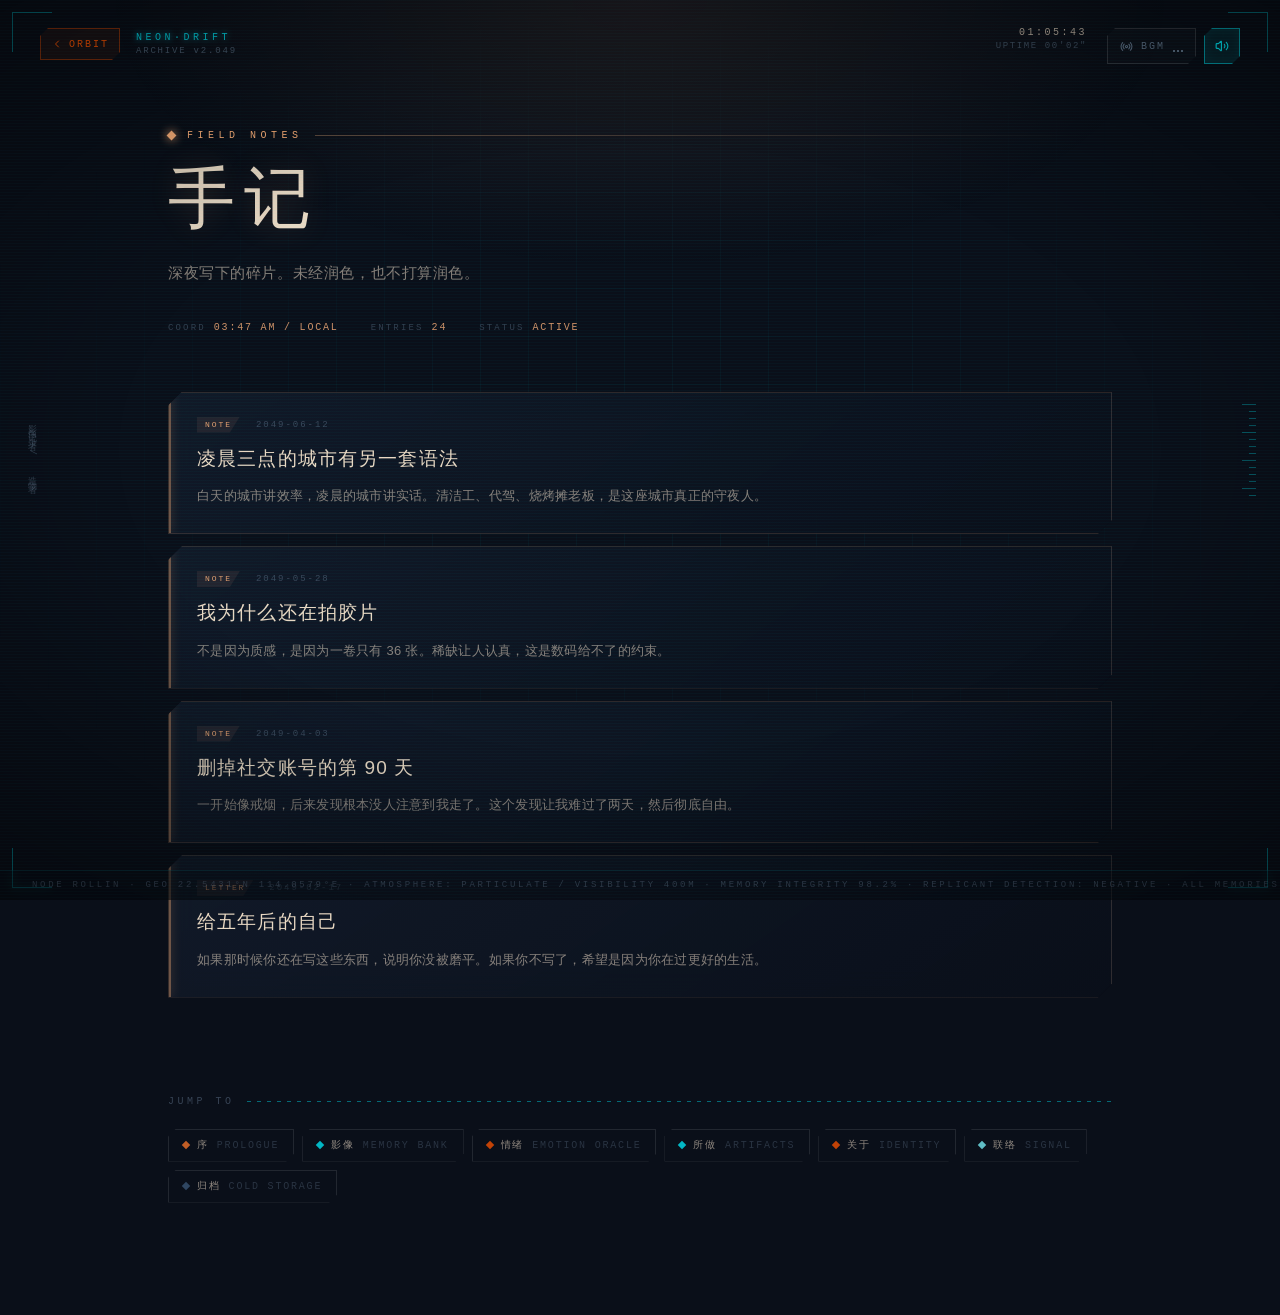
<file: sector/notes/index.html>
<!DOCTYPE html><html lang="zh-CN"><head><meta charSet="utf-8"/><meta name="viewport" content="width=device-width, initial-scale=1, maximum-scale=1, viewport-fit=cover, user-scalable=no"/><link rel="stylesheet" href="/_next/static/css/ae5120655446ba42.css" data-precedence="next"/><link rel="preload" as="script" fetchPriority="low" href="/_next/static/chunks/webpack-57c1d11114b28df3.js"/><script src="/_next/static/chunks/fd9d1056-8ef33f5ef9456d1f.js" async=""></script><script src="/_next/static/chunks/117-4d758e6239cc4914.js" async=""></script><script src="/_next/static/chunks/main-app-ebf9164d97b5ccb6.js" async=""></script><script src="/_next/static/chunks/188-89c8e57d3caa87de.js" async=""></script><script src="/_next/static/chunks/262-05875b12b916fa2e.js" async=""></script><script src="/_next/static/chunks/app/sector/%5Bslug%5D/page-40eae9421e70794d.js" async=""></script><script src="/_next/static/chunks/698-11bbf139320b07f7.js" async=""></script><script src="/_next/static/chunks/app/layout-dc99e6a4562206c1.js" async=""></script><meta name="theme-color" content="#0a0f19"/><title>NEON DRIFT // 霓虹漂流</title><meta name="description" content="欢迎来到金的个人星系：影像、手记、情绪罗盘与记忆仓库。"/><meta property="og:title" content="NEON DRIFT // 霓虹漂流"/><meta property="og:description" content="欢迎来到金的个人星系：影像、手记、情绪罗盘与记忆仓库。"/><meta property="og:type" content="website"/><meta name="twitter:card" content="summary"/><meta name="twitter:title" content="NEON DRIFT // 霓虹漂流"/><meta name="twitter:description" content="欢迎来到金的个人星系：影像、手记、情绪罗盘与记忆仓库。"/><script src="/_next/static/chunks/polyfills-42372ed130431b0a.js" noModule=""></script></head><body class="min-h-dvh bg-cyber-dark text-cyber-dust antialiased"><main class="relative min-h-dvh w-full overflow-x-hidden bg-cyber-dark"><div class="pointer-events-none fixed inset-0"><div class="cyber-grid absolute inset-0 opacity-70"></div><div class="absolute inset-0" style="background:radial-gradient(ellipse 70% 50% at 50% 0%, #ffb27a14 0%, transparent 60%)"></div></div><div class="relative z-10 mx-auto px-6 pb-28 pt-28 md:px-10 md:pt-32 max-w-5xl"><header class="mb-14" style="opacity:0;transform:translateY(20px)"><div class="flex items-center gap-3"><span class="h-[7px] w-[7px] rotate-45" style="background:#ffb27a;box-shadow:0 0 10px #ffb27a"></span><span class="font-mono text-[10px] tracking-[0.45em]" style="color:#ffb27a">FIELD NOTES</span><div class="h-px flex-1" style="background:linear-gradient(to right, #ffb27a55, transparent)"></div></div><h1 class="mt-5 text-[clamp(2.2rem,6.5vw,4.2rem)] font-light leading-[1.05] tracking-[0.14em] text-cyber-dust" style="text-shadow:0 0 30px #ffb27a30">手记</h1><p class="mt-6 max-w-2xl text-[13.5px] leading-[2.1] tracking-[0.04em] text-cyber-dust/55 md:text-[14.5px]">深夜写下的碎片。未经润色，也不打算润色。</p><div class="mt-8 flex flex-wrap gap-x-8 gap-y-2.5"><div class="flex items-baseline gap-2"><span class="font-mono text-[9px] tracking-[0.24em] text-cyber-haze/45">COORD</span><span class="font-mono text-[10px] tracking-[0.18em]" style="color:#ffb27acc">03:47 AM / LOCAL</span></div><div class="flex items-baseline gap-2"><span class="font-mono text-[9px] tracking-[0.24em] text-cyber-haze/45">ENTRIES</span><span class="font-mono text-[10px] tracking-[0.18em]" style="color:#ffb27acc">24</span></div><div class="flex items-baseline gap-2"><span class="font-mono text-[9px] tracking-[0.24em] text-cyber-haze/45">STATUS</span><span class="font-mono text-[10px] tracking-[0.18em]" style="color:#ffb27acc">ACTIVE</span></div></div></header><div class="space-y-3"><article class="group relative clip-corner glass px-5 py-5 transition-all duration-400 hover:-translate-y-0.5 md:px-7 md:py-6" style="border-color:#ffb27a22;opacity:0;transform:translateY(16px)"><span class="absolute inset-y-0 left-0 w-[2px] opacity-40 transition-opacity duration-300 group-hover:opacity-100" style="background:#ffb27a;box-shadow:0 0 10px #ffb27a"></span><div class="flex flex-wrap items-baseline gap-x-4 gap-y-1.5"><span class="clip-tag px-2 py-[2px] font-mono text-[8px] tracking-[0.24em]" style="background:#ffb27a14;color:#ffb27add">NOTE</span><span class="font-mono text-[9px] tracking-[0.22em] text-cyber-haze/50">2049-06-12</span></div><h3 class="mt-3 flex items-center gap-2 text-[17px] font-light tracking-[0.06em] text-cyber-dust md:text-[19px]">凌晨三点的城市有另一套语法<svg xmlns="http://www.w3.org/2000/svg" width="14" height="14" viewBox="0 0 24 24" fill="none" stroke="currentColor" stroke-width="2" stroke-linecap="round" stroke-linejoin="round" class="lucide lucide-arrow-up-right opacity-0 transition-all duration-300 group-hover:translate-x-0.5 group-hover:opacity-60"><path d="M7 7h10v10"></path><path d="M7 17 17 7"></path></svg></h3><p class="mt-2.5 max-w-3xl text-[13px] leading-[2] tracking-[0.02em] text-cyber-dust/55">白天的城市讲效率，凌晨的城市讲实话。清洁工、代驾、烧烤摊老板，是这座城市真正的守夜人。</p></article><article class="group relative clip-corner glass px-5 py-5 transition-all duration-400 hover:-translate-y-0.5 md:px-7 md:py-6" style="border-color:#ffb27a22;opacity:0;transform:translateY(16px)"><span class="absolute inset-y-0 left-0 w-[2px] opacity-40 transition-opacity duration-300 group-hover:opacity-100" style="background:#ffb27a;box-shadow:0 0 10px #ffb27a"></span><div class="flex flex-wrap items-baseline gap-x-4 gap-y-1.5"><span class="clip-tag px-2 py-[2px] font-mono text-[8px] tracking-[0.24em]" style="background:#ffb27a14;color:#ffb27add">NOTE</span><span class="font-mono text-[9px] tracking-[0.22em] text-cyber-haze/50">2049-05-28</span></div><h3 class="mt-3 flex items-center gap-2 text-[17px] font-light tracking-[0.06em] text-cyber-dust md:text-[19px]">我为什么还在拍胶片<svg xmlns="http://www.w3.org/2000/svg" width="14" height="14" viewBox="0 0 24 24" fill="none" stroke="currentColor" stroke-width="2" stroke-linecap="round" stroke-linejoin="round" class="lucide lucide-arrow-up-right opacity-0 transition-all duration-300 group-hover:translate-x-0.5 group-hover:opacity-60"><path d="M7 7h10v10"></path><path d="M7 17 17 7"></path></svg></h3><p class="mt-2.5 max-w-3xl text-[13px] leading-[2] tracking-[0.02em] text-cyber-dust/55">不是因为质感，是因为一卷只有 36 张。稀缺让人认真，这是数码给不了的约束。</p></article><article class="group relative clip-corner glass px-5 py-5 transition-all duration-400 hover:-translate-y-0.5 md:px-7 md:py-6" style="border-color:#ffb27a22;opacity:0;transform:translateY(16px)"><span class="absolute inset-y-0 left-0 w-[2px] opacity-40 transition-opacity duration-300 group-hover:opacity-100" style="background:#ffb27a;box-shadow:0 0 10px #ffb27a"></span><div class="flex flex-wrap items-baseline gap-x-4 gap-y-1.5"><span class="clip-tag px-2 py-[2px] font-mono text-[8px] tracking-[0.24em]" style="background:#ffb27a14;color:#ffb27add">NOTE</span><span class="font-mono text-[9px] tracking-[0.22em] text-cyber-haze/50">2049-04-03</span></div><h3 class="mt-3 flex items-center gap-2 text-[17px] font-light tracking-[0.06em] text-cyber-dust md:text-[19px]">删掉社交账号的第 90 天<svg xmlns="http://www.w3.org/2000/svg" width="14" height="14" viewBox="0 0 24 24" fill="none" stroke="currentColor" stroke-width="2" stroke-linecap="round" stroke-linejoin="round" class="lucide lucide-arrow-up-right opacity-0 transition-all duration-300 group-hover:translate-x-0.5 group-hover:opacity-60"><path d="M7 7h10v10"></path><path d="M7 17 17 7"></path></svg></h3><p class="mt-2.5 max-w-3xl text-[13px] leading-[2] tracking-[0.02em] text-cyber-dust/55">一开始像戒烟，后来发现根本没人注意到我走了。这个发现让我难过了两天，然后彻底自由。</p></article><article class="group relative clip-corner glass px-5 py-5 transition-all duration-400 hover:-translate-y-0.5 md:px-7 md:py-6" style="border-color:#ffb27a22;opacity:0;transform:translateY(16px)"><span class="absolute inset-y-0 left-0 w-[2px] opacity-40 transition-opacity duration-300 group-hover:opacity-100" style="background:#ffb27a;box-shadow:0 0 10px #ffb27a"></span><div class="flex flex-wrap items-baseline gap-x-4 gap-y-1.5"><span class="clip-tag px-2 py-[2px] font-mono text-[8px] tracking-[0.24em]" style="background:#ffb27a14;color:#ffb27add">LETTER</span><span class="font-mono text-[9px] tracking-[0.22em] text-cyber-haze/50">2049-02-17</span></div><h3 class="mt-3 flex items-center gap-2 text-[17px] font-light tracking-[0.06em] text-cyber-dust md:text-[19px]">给五年后的自己<svg xmlns="http://www.w3.org/2000/svg" width="14" height="14" viewBox="0 0 24 24" fill="none" stroke="currentColor" stroke-width="2" stroke-linecap="round" stroke-linejoin="round" class="lucide lucide-arrow-up-right opacity-0 transition-all duration-300 group-hover:translate-x-0.5 group-hover:opacity-60"><path d="M7 7h10v10"></path><path d="M7 17 17 7"></path></svg></h3><p class="mt-2.5 max-w-3xl text-[13px] leading-[2] tracking-[0.02em] text-cyber-dust/55">如果那时候你还在写这些东西，说明你没被磨平。如果你不写了，希望是因为你在过更好的生活。</p></article></div><div class="mt-24"><div class="mb-5 flex items-center gap-3"><span class="font-mono text-[10px] tracking-[0.35em] text-cyber-haze/50">JUMP TO</span><div class="hud-divider flex-1"></div></div><div class="flex flex-wrap gap-2"><a href="/sector/prologue" class="flex items-center gap-2 border border-white/10 px-3.5 py-2 font-mono text-[10px] tracking-[0.18em] text-cyber-dust/60 transition-all clip-corner-sm hover:border-white/30 hover:text-cyber-dust"><span class="h-1.5 w-1.5 rotate-45" style="background:#ff7a2b;opacity:0.75"></span>序<span class="text-cyber-haze/35">PROLOGUE</span></a><a href="/gallery" class="flex items-center gap-2 border border-white/10 px-3.5 py-2 font-mono text-[10px] tracking-[0.18em] text-cyber-dust/60 transition-all clip-corner-sm hover:border-white/30 hover:text-cyber-dust"><span class="h-1.5 w-1.5 rotate-45" style="background:#00f0ff;opacity:0.75"></span>影像<span class="text-cyber-haze/35">MEMORY BANK</span></a><a href="/oracle" class="flex items-center gap-2 border border-white/10 px-3.5 py-2 font-mono text-[10px] tracking-[0.18em] text-cyber-dust/60 transition-all clip-corner-sm hover:border-white/30 hover:text-cyber-dust"><span class="h-1.5 w-1.5 rotate-45" style="background:#ff5500;opacity:0.75"></span>情绪<span class="text-cyber-haze/35">EMOTION ORACLE</span></a><a href="/sector/works" class="flex items-center gap-2 border border-white/10 px-3.5 py-2 font-mono text-[10px] tracking-[0.18em] text-cyber-dust/60 transition-all clip-corner-sm hover:border-white/30 hover:text-cyber-dust"><span class="h-1.5 w-1.5 rotate-45" style="background:#00f0ff;opacity:0.75"></span>所做<span class="text-cyber-haze/35">ARTIFACTS</span></a><a href="/sector/about" class="flex items-center gap-2 border border-white/10 px-3.5 py-2 font-mono text-[10px] tracking-[0.18em] text-cyber-dust/60 transition-all clip-corner-sm hover:border-white/30 hover:text-cyber-dust"><span class="h-1.5 w-1.5 rotate-45" style="background:#ff5500;opacity:0.75"></span>关于<span class="text-cyber-haze/35">IDENTITY</span></a><a href="/sector/signal" class="flex items-center gap-2 border border-white/10 px-3.5 py-2 font-mono text-[10px] tracking-[0.18em] text-cyber-dust/60 transition-all clip-corner-sm hover:border-white/30 hover:text-cyber-dust"><span class="h-1.5 w-1.5 rotate-45" style="background:#7df9ff;opacity:0.75"></span>联络<span class="text-cyber-haze/35">SIGNAL</span></a><a href="/sector/archive" class="flex items-center gap-2 border border-white/10 px-3.5 py-2 font-mono text-[10px] tracking-[0.18em] text-cyber-dust/60 transition-all clip-corner-sm hover:border-white/30 hover:text-cyber-dust"><span class="h-1.5 w-1.5 rotate-45" style="background:#3d5a7a;opacity:0.75"></span>归档<span class="text-cyber-haze/35">COLD STORAGE</span></a></div></div></div></main><div class="pointer-events-none fixed inset-0 z-40 select-none"><div class="absolute h-7 w-7 border-cyber-cyan/40 md:h-10 md:w-10 left-3 top-3 border-l border-t"></div><div class="absolute h-7 w-7 border-cyber-cyan/40 md:h-10 md:w-10 right-3 top-3 border-r border-t"></div><div class="absolute h-7 w-7 border-cyber-cyan/40 md:h-10 md:w-10 left-3 bottom-3 border-b border-l"></div><div class="absolute h-7 w-7 border-cyber-cyan/40 md:h-10 md:w-10 right-3 bottom-3 border-b border-r"></div><header class="absolute inset-x-0 top-0 flex items-start justify-between px-6 pt-5 md:px-10 md:pt-7"><div class="pointer-events-auto flex items-center gap-3 md:gap-4"><a class="group flex h-8 items-center gap-1.5 border border-cyber-orange/45 bg-cyber-orange/[0.07] px-2.5 font-mono text-[10px] tracking-[0.2em] text-cyber-orange transition-all duration-300 clip-corner-sm hover:bg-cyber-orange/20 hover:shadow-ember" href="/"><svg xmlns="http://www.w3.org/2000/svg" width="12" height="12" viewBox="0 0 24 24" fill="none" stroke="currentColor" stroke-width="2" stroke-linecap="round" stroke-linejoin="round" class="lucide lucide-chevron-left transition-transform group-hover:-translate-x-0.5"><path d="m15 18-6-6 6-6"></path></svg>ORBIT</a><div class="leading-none"><div class="font-mono text-[10px] tracking-[0.35em] text-cyber-cyan/85 glow-cyan">NEON·DRIFT</div><div class="mt-1 font-mono text-[9px] tracking-[0.2em] text-cyber-haze/70">ARCHIVE v2.049</div></div></div><div class="flex items-start gap-3 md:gap-5"><div class="hidden text-right leading-none sm:block"><div class="font-mono text-[10px] tracking-[0.25em] text-cyber-dust/80">--:--:--</div><div class="mt-1 font-mono text-[9px] tracking-[0.18em] text-cyber-haze/60">UPTIME <!-- -->00<!-- -->′<!-- -->00<!-- -->″</div></div><div class="pointer-events-auto flex items-center gap-2"><button aria-label="开启环境音" class="group relative flex h-9 items-center gap-2 border px-3 font-mono text-[10px] tracking-[0.2em] transition-all duration-300 clip-corner-sm border-white/15 bg-white/[0.02] text-cyber-haze hover:border-cyber-orange/40 hover:text-cyber-orange/80"><svg xmlns="http://www.w3.org/2000/svg" width="13" height="13" viewBox="0 0 24 24" fill="none" stroke="currentColor" stroke-width="2" stroke-linecap="round" stroke-linejoin="round" class="lucide lucide-radio"><path d="M4.9 19.1C1 15.2 1 8.8 4.9 4.9"></path><path d="M7.8 16.2c-2.3-2.3-2.3-6.1 0-8.5"></path><circle cx="12" cy="12" r="2"></circle><path d="M16.2 7.8c2.3 2.3 2.3 6.1 0 8.5"></path><path d="M19.1 4.9C23 8.8 23 15.1 19.1 19"></path></svg><span class="hidden sm:inline">BGM</span><span class="flex h-3 items-end gap-[2px]"><span class="w-[2px] bg-current transition-all duration-300 " style="height:2px;animation-delay:0s"></span><span class="w-[2px] bg-current transition-all duration-300 " style="height:2px;animation-delay:0.18s"></span><span class="w-[2px] bg-current transition-all duration-300 " style="height:2px;animation-delay:0.36s"></span></span></button><button aria-label="关闭音效" class="flex h-9 w-9 items-center justify-center border transition-all duration-300 clip-corner-sm border-cyber-cyan/60 bg-cyber-cyan/10 text-cyber-cyan shadow-neon"><svg xmlns="http://www.w3.org/2000/svg" width="14" height="14" viewBox="0 0 24 24" fill="none" stroke="currentColor" stroke-width="2" stroke-linecap="round" stroke-linejoin="round" class="lucide lucide-volume2"><path d="M11 4.702a.705.705 0 0 0-1.203-.498L6.413 7.587A1.4 1.4 0 0 1 5.416 8H3a1 1 0 0 0-1 1v6a1 1 0 0 0 1 1h2.416a1.4 1.4 0 0 1 .997.413l3.383 3.384A.705.705 0 0 0 11 19.298z"></path><path d="M16 9a5 5 0 0 1 0 6"></path><path d="M19.364 18.364a9 9 0 0 0 0-12.728"></path></svg></button></div></div></header><div class="absolute left-6 top-1/2 hidden -translate-y-1/2 lg:block"><div class="font-mono text-[9px] tracking-[0.5em] text-cyber-haze/45" style="writing-mode:vertical-rl">影像记录者 / 造物者</div></div><div class="absolute right-6 top-1/2 hidden -translate-y-1/2 flex-col items-end gap-[6px] lg:flex"><div class="bg-cyber-cyan/30" style="width:14px;height:1px"></div><div class="bg-cyber-cyan/30" style="width:7px;height:1px"></div><div class="bg-cyber-cyan/30" style="width:7px;height:1px"></div><div class="bg-cyber-cyan/30" style="width:7px;height:1px"></div><div class="bg-cyber-cyan/30" style="width:14px;height:1px"></div><div class="bg-cyber-cyan/30" style="width:7px;height:1px"></div><div class="bg-cyber-cyan/30" style="width:7px;height:1px"></div><div class="bg-cyber-cyan/30" style="width:7px;height:1px"></div><div class="bg-cyber-cyan/30" style="width:14px;height:1px"></div><div class="bg-cyber-cyan/30" style="width:7px;height:1px"></div><div class="bg-cyber-cyan/30" style="width:7px;height:1px"></div><div class="bg-cyber-cyan/30" style="width:7px;height:1px"></div><div class="bg-cyber-cyan/30" style="width:14px;height:1px"></div><div class="bg-cyber-cyan/30" style="width:7px;height:1px"></div></div><footer class="absolute inset-x-0 bottom-0 overflow-hidden border-t border-cyber-cyan/10 bg-cyber-dark/40 backdrop-blur-sm"><div class="flex whitespace-nowrap py-2"><div class="animate-ticker-x flex shrink-0 font-mono text-[9px] tracking-[0.3em] text-cyber-haze/50"><span class="px-8">NODE ROLLIN   ·   GEO 22.5431°N 114.0579°E   ·   ATMOSPHERE: PARTICULATE / VISIBILITY 400M   ·   MEMORY INTEGRITY 98.2%   ·   REPLICANT DETECTION: NEGATIVE   ·   ALL MEMORIES ARE REAL UNTIL PROVEN OTHERWISE</span><span class="px-8">NODE ROLLIN   ·   GEO 22.5431°N 114.0579°E   ·   ATMOSPHERE: PARTICULATE / VISIBILITY 400M   ·   MEMORY INTEGRITY 98.2%   ·   REPLICANT DETECTION: NEGATIVE   ·   ALL MEMORIES ARE REAL UNTIL PROVEN OTHERWISE</span></div></div></footer><div class="absolute inset-0" style="background:repeating-linear-gradient(to bottom, rgba(0,240,255,.028) 0px, rgba(0,240,255,.028) 1px, transparent 1px, transparent 3px);mix-blend-mode:screen"></div><div class="absolute inset-0" style="background:radial-gradient(ellipse 90% 75% at 50% 50%, transparent 45%, rgba(0,0,0,.55) 100%)"></div></div><script src="/_next/static/chunks/webpack-57c1d11114b28df3.js" async=""></script><script>(self.__next_f=self.__next_f||[]).push([0]);self.__next_f.push([2,null])</script><script>self.__next_f.push([1,"1:HL[\"/_next/static/css/ae5120655446ba42.css\",\"style\"]\n"])</script><script>self.__next_f.push([1,"2:I[2846,[],\"\"]\n4:I[6079,[\"188\",\"static/chunks/188-89c8e57d3caa87de.js\",\"262\",\"static/chunks/262-05875b12b916fa2e.js\",\"516\",\"static/chunks/app/sector/%5Bslug%5D/page-40eae9421e70794d.js\"],\"default\"]\n5:I[4707,[],\"\"]\n7:I[6423,[],\"\"]\n8:I[8262,[\"698\",\"static/chunks/698-11bbf139320b07f7.js\",\"262\",\"static/chunks/262-05875b12b916fa2e.js\",\"185\",\"static/chunks/app/layout-dc99e6a4562206c1.js\"],\"AudioProvider\"]\n9:I[5856,[\"698\",\"static/chunks/698-11bbf139320b07f7.js\",\"262\",\"static/chunks/262-05875b12b916fa2e.js\",\"185\",\"static/chunks/app/layout-dc99e6a4562206c1.js\"],\"default\"]\nb:I[1060,[],\"\"]\n6:[\"slug\",\"notes\",\"d\"]\nc:[]\n"])</script><script>self.__next_f.push([1,"0:[\"$\",\"$L2\",null,{\"buildId\":\"jVrd2lQ3MS9JcoGtKhQ7k\",\"assetPrefix\":\"\",\"urlParts\":[\"\",\"sector\",\"notes\",\"\"],\"initialTree\":[\"\",{\"children\":[\"sector\",{\"children\":[[\"slug\",\"notes\",\"d\"],{\"children\":[\"__PAGE__?{\\\"slug\\\":\\\"notes\\\"}\",{}]}]}]},\"$undefined\",\"$undefined\",true],\"initialSeedData\":[\"\",{\"children\":[\"sector\",{\"children\":[[\"slug\",\"notes\",\"d\"],{\"children\":[\"__PAGE__\",{},[[\"$L3\",[\"$\",\"$L4\",null,{\"planet\":{\"id\":\"notes\",\"name\":\"手记\",\"codeName\":\"FIELD NOTES\",\"route\":\"/sector/notes\",\"position\":[-4.4,2.4,2.6],\"radius\":0.67,\"color\":\"#e8d8c3\",\"emissive\":\"#ffb27a\",\"spin\":0.16,\"ring\":false,\"description\":\"深夜写下的碎片。未经润色，也不打算润色。\",\"hudCoord\":\"03:47 AM / LOCAL\",\"entries\":24},\"entries\":[{\"title\":\"凌晨三点的城市有另一套语法\",\"date\":\"2049-06-12\",\"kind\":\"NOTE\",\"summary\":\"白天的城市讲效率，凌晨的城市讲实话。清洁工、代驾、烧烤摊老板，是这座城市真正的守夜人。\"},{\"title\":\"我为什么还在拍胶片\",\"date\":\"2049-05-28\",\"kind\":\"NOTE\",\"summary\":\"不是因为质感，是因为一卷只有 36 张。稀缺让人认真，这是数码给不了的约束。\"},{\"title\":\"删掉社交账号的第 90 天\",\"date\":\"2049-04-03\",\"kind\":\"NOTE\",\"summary\":\"一开始像戒烟，后来发现根本没人注意到我走了。这个发现让我难过了两天，然后彻底自由。\"},{\"title\":\"给五年后的自己\",\"date\":\"2049-02-17\",\"kind\":\"LETTER\",\"summary\":\"如果那时候你还在写这些东西，说明你没被磨平。如果你不写了，希望是因为你在过更好的生活。\"}],\"slug\":\"notes\"}],null],null],null]},[null,[\"$\",\"$L5\",null,{\"parallelRouterKey\":\"children\",\"segmentPath\":[\"children\",\"sector\",\"children\",\"$6\",\"children\"],\"error\":\"$undefined\",\"errorStyles\":\"$undefined\",\"errorScripts\":\"$undefined\",\"template\":[\"$\",\"$L7\",null,{}],\"templateStyles\":\"$undefined\",\"templateScripts\":\"$undefined\",\"notFound\":\"$undefined\",\"notFoundStyles\":\"$undefined\"}]],null]},[null,[\"$\",\"$L5\",null,{\"parallelRouterKey\":\"children\",\"segmentPath\":[\"children\",\"sector\",\"children\"],\"error\":\"$undefined\",\"errorStyles\":\"$undefined\",\"errorScripts\":\"$undefined\",\"template\":[\"$\",\"$L7\",null,{}],\"templateStyles\":\"$undefined\",\"templateScripts\":\"$undefined\",\"notFound\":\"$undefined\",\"notFoundStyles\":\"$undefined\"}]],null]},[[[[\"$\",\"link\",\"0\",{\"rel\":\"stylesheet\",\"href\":\"/_next/static/css/ae5120655446ba42.css\",\"precedence\":\"next\",\"crossOrigin\":\"$undefined\"}]],[\"$\",\"html\",null,{\"lang\":\"zh-CN\",\"children\":[\"$\",\"body\",null,{\"className\":\"min-h-dvh bg-cyber-dark text-cyber-dust antialiased\",\"children\":[\"$\",\"$L8\",null,{\"children\":[[\"$\",\"$L5\",null,{\"parallelRouterKey\":\"children\",\"segmentPath\":[\"children\"],\"error\":\"$undefined\",\"errorStyles\":\"$undefined\",\"errorScripts\":\"$undefined\",\"template\":[\"$\",\"$L7\",null,{}],\"templateStyles\":\"$undefined\",\"templateScripts\":\"$undefined\",\"notFound\":[[\"$\",\"title\",null,{\"children\":\"404: This page could not be found.\"}],[\"$\",\"div\",null,{\"style\":{\"fontFamily\":\"system-ui,\\\"Segoe UI\\\",Roboto,Helvetica,Arial,sans-serif,\\\"Apple Color Emoji\\\",\\\"Segoe UI Emoji\\\"\",\"height\":\"100vh\",\"textAlign\":\"center\",\"display\":\"flex\",\"flexDirection\":\"column\",\"alignItems\":\"center\",\"justifyContent\":\"center\"},\"children\":[\"$\",\"div\",null,{\"children\":[[\"$\",\"style\",null,{\"dangerouslySetInnerHTML\":{\"__html\":\"body{color:#000;background:#fff;margin:0}.next-error-h1{border-right:1px solid rgba(0,0,0,.3)}@media (prefers-color-scheme:dark){body{color:#fff;background:#000}.next-error-h1{border-right:1px solid rgba(255,255,255,.3)}}\"}}],[\"$\",\"h1\",null,{\"className\":\"next-error-h1\",\"style\":{\"display\":\"inline-block\",\"margin\":\"0 20px 0 0\",\"padding\":\"0 23px 0 0\",\"fontSize\":24,\"fontWeight\":500,\"verticalAlign\":\"top\",\"lineHeight\":\"49px\"},\"children\":\"404\"}],[\"$\",\"div\",null,{\"style\":{\"display\":\"inline-block\"},\"children\":[\"$\",\"h2\",null,{\"style\":{\"fontSize\":14,\"fontWeight\":400,\"lineHeight\":\"49px\",\"margin\":0},\"children\":\"This page could not be found.\"}]}]]}]}]],\"notFoundStyles\":[]}],[\"$\",\"$L9\",null,{}]]}]}]}]],null],null],\"couldBeIntercepted\":false,\"initialHead\":[null,\"$La\"],\"globalErrorComponent\":\"$b\",\"missingSlots\":\"$Wc\"}]\n"])</script><script>self.__next_f.push([1,"a:[[\"$\",\"meta\",\"0\",{\"name\":\"viewport\",\"content\":\"width=device-width, initial-scale=1, maximum-scale=1, viewport-fit=cover, user-scalable=no\"}],[\"$\",\"meta\",\"1\",{\"name\":\"theme-color\",\"content\":\"#0a0f19\"}],[\"$\",\"meta\",\"2\",{\"charSet\":\"utf-8\"}],[\"$\",\"title\",\"3\",{\"children\":\"NEON DRIFT // 霓虹漂流\"}],[\"$\",\"meta\",\"4\",{\"name\":\"description\",\"content\":\"欢迎来到金的个人星系：影像、手记、情绪罗盘与记忆仓库。\"}],[\"$\",\"meta\",\"5\",{\"property\":\"og:title\",\"content\":\"NEON DRIFT // 霓虹漂流\"}],[\"$\",\"meta\",\"6\",{\"property\":\"og:description\",\"content\":\"欢迎来到金的个人星系：影像、手记、情绪罗盘与记忆仓库。\"}],[\"$\",\"meta\",\"7\",{\"property\":\"og:type\",\"content\":\"website\"}],[\"$\",\"meta\",\"8\",{\"name\":\"twitter:card\",\"content\":\"summary\"}],[\"$\",\"meta\",\"9\",{\"name\":\"twitter:title\",\"content\":\"NEON DRIFT // 霓虹漂流\"}],[\"$\",\"meta\",\"10\",{\"name\":\"twitter:description\",\"content\":\"欢迎来到金的个人星系：影像、手记、情绪罗盘与记忆仓库。\"}]]\n3:null\n"])</script></body></html>
</file>
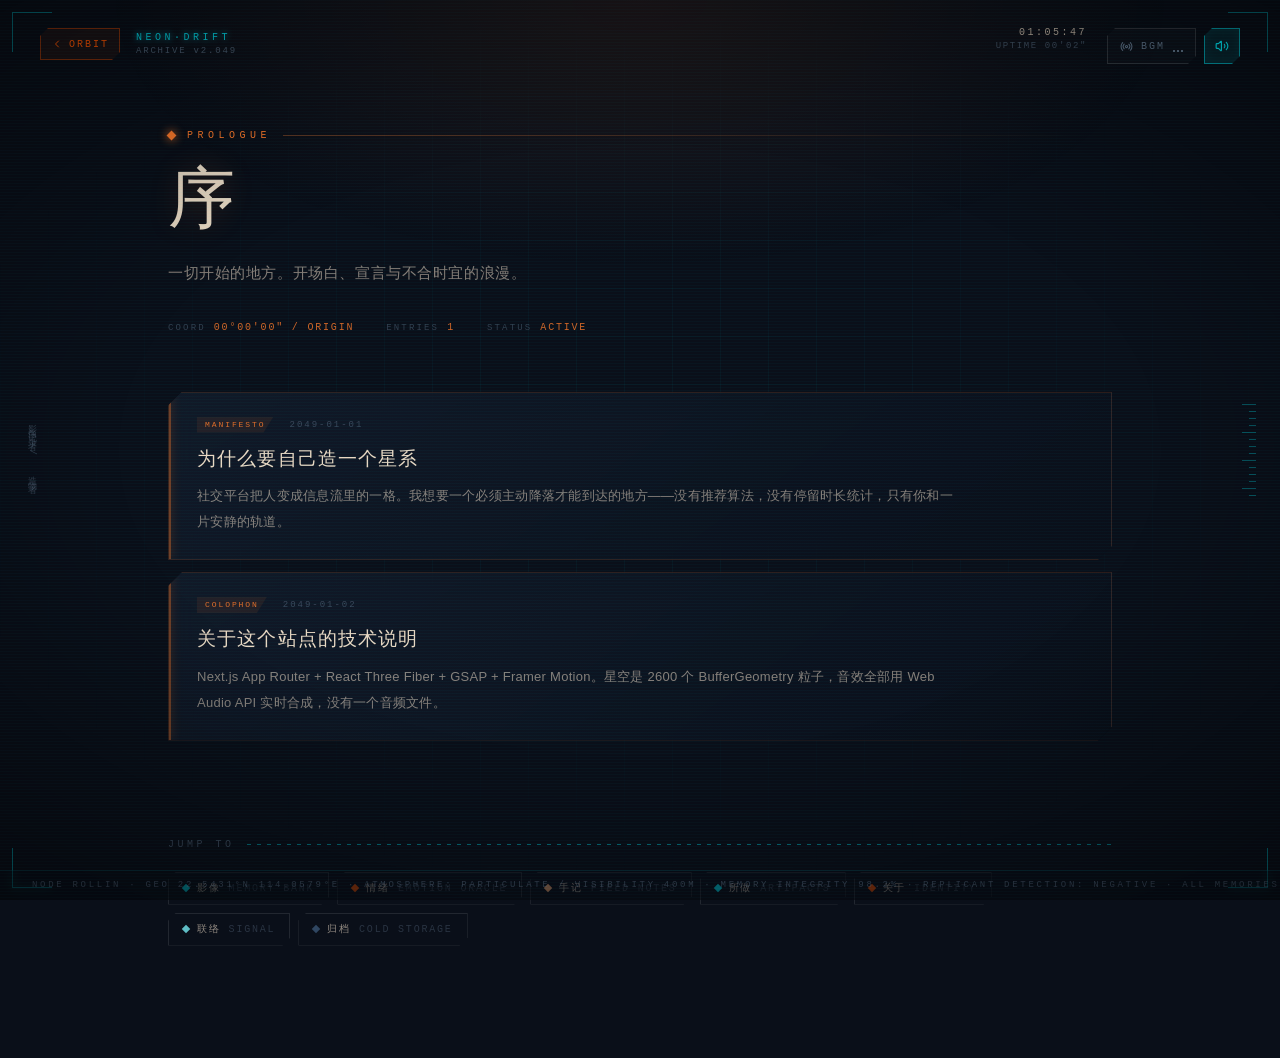
<file: sector/prologue/index.html>
<!DOCTYPE html><html lang="zh-CN"><head><meta charSet="utf-8"/><meta name="viewport" content="width=device-width, initial-scale=1, maximum-scale=1, viewport-fit=cover, user-scalable=no"/><link rel="stylesheet" href="/_next/static/css/ae5120655446ba42.css" data-precedence="next"/><link rel="preload" as="script" fetchPriority="low" href="/_next/static/chunks/webpack-57c1d11114b28df3.js"/><script src="/_next/static/chunks/fd9d1056-8ef33f5ef9456d1f.js" async=""></script><script src="/_next/static/chunks/117-4d758e6239cc4914.js" async=""></script><script src="/_next/static/chunks/main-app-ebf9164d97b5ccb6.js" async=""></script><script src="/_next/static/chunks/188-89c8e57d3caa87de.js" async=""></script><script src="/_next/static/chunks/262-05875b12b916fa2e.js" async=""></script><script src="/_next/static/chunks/app/sector/%5Bslug%5D/page-40eae9421e70794d.js" async=""></script><script src="/_next/static/chunks/698-11bbf139320b07f7.js" async=""></script><script src="/_next/static/chunks/app/layout-dc99e6a4562206c1.js" async=""></script><meta name="theme-color" content="#0a0f19"/><title>NEON DRIFT // 霓虹漂流</title><meta name="description" content="欢迎来到金的个人星系：影像、手记、情绪罗盘与记忆仓库。"/><meta property="og:title" content="NEON DRIFT // 霓虹漂流"/><meta property="og:description" content="欢迎来到金的个人星系：影像、手记、情绪罗盘与记忆仓库。"/><meta property="og:type" content="website"/><meta name="twitter:card" content="summary"/><meta name="twitter:title" content="NEON DRIFT // 霓虹漂流"/><meta name="twitter:description" content="欢迎来到金的个人星系：影像、手记、情绪罗盘与记忆仓库。"/><script src="/_next/static/chunks/polyfills-42372ed130431b0a.js" noModule=""></script></head><body class="min-h-dvh bg-cyber-dark text-cyber-dust antialiased"><main class="relative min-h-dvh w-full overflow-x-hidden bg-cyber-dark"><div class="pointer-events-none fixed inset-0"><div class="cyber-grid absolute inset-0 opacity-70"></div><div class="absolute inset-0" style="background:radial-gradient(ellipse 70% 50% at 50% 0%, #ff7a2b14 0%, transparent 60%)"></div></div><div class="relative z-10 mx-auto px-6 pb-28 pt-28 md:px-10 md:pt-32 max-w-5xl"><header class="mb-14" style="opacity:0;transform:translateY(20px)"><div class="flex items-center gap-3"><span class="h-[7px] w-[7px] rotate-45" style="background:#ff7a2b;box-shadow:0 0 10px #ff7a2b"></span><span class="font-mono text-[10px] tracking-[0.45em]" style="color:#ff7a2b">PROLOGUE</span><div class="h-px flex-1" style="background:linear-gradient(to right, #ff7a2b55, transparent)"></div></div><h1 class="mt-5 text-[clamp(2.2rem,6.5vw,4.2rem)] font-light leading-[1.05] tracking-[0.14em] text-cyber-dust" style="text-shadow:0 0 30px #ff7a2b30">序</h1><p class="mt-6 max-w-2xl text-[13.5px] leading-[2.1] tracking-[0.04em] text-cyber-dust/55 md:text-[14.5px]">一切开始的地方。开场白、宣言与不合时宜的浪漫。</p><div class="mt-8 flex flex-wrap gap-x-8 gap-y-2.5"><div class="flex items-baseline gap-2"><span class="font-mono text-[9px] tracking-[0.24em] text-cyber-haze/45">COORD</span><span class="font-mono text-[10px] tracking-[0.18em]" style="color:#ff7a2bcc">00°00′00″ / ORIGIN</span></div><div class="flex items-baseline gap-2"><span class="font-mono text-[9px] tracking-[0.24em] text-cyber-haze/45">ENTRIES</span><span class="font-mono text-[10px] tracking-[0.18em]" style="color:#ff7a2bcc">1</span></div><div class="flex items-baseline gap-2"><span class="font-mono text-[9px] tracking-[0.24em] text-cyber-haze/45">STATUS</span><span class="font-mono text-[10px] tracking-[0.18em]" style="color:#ff7a2bcc">ACTIVE</span></div></div></header><div class="space-y-3"><article class="group relative clip-corner glass px-5 py-5 transition-all duration-400 hover:-translate-y-0.5 md:px-7 md:py-6" style="border-color:#ff7a2b22;opacity:0;transform:translateY(16px)"><span class="absolute inset-y-0 left-0 w-[2px] opacity-40 transition-opacity duration-300 group-hover:opacity-100" style="background:#ff7a2b;box-shadow:0 0 10px #ff7a2b"></span><div class="flex flex-wrap items-baseline gap-x-4 gap-y-1.5"><span class="clip-tag px-2 py-[2px] font-mono text-[8px] tracking-[0.24em]" style="background:#ff7a2b14;color:#ff7a2bdd">MANIFESTO</span><span class="font-mono text-[9px] tracking-[0.22em] text-cyber-haze/50">2049-01-01</span></div><h3 class="mt-3 flex items-center gap-2 text-[17px] font-light tracking-[0.06em] text-cyber-dust md:text-[19px]">为什么要自己造一个星系<svg xmlns="http://www.w3.org/2000/svg" width="14" height="14" viewBox="0 0 24 24" fill="none" stroke="currentColor" stroke-width="2" stroke-linecap="round" stroke-linejoin="round" class="lucide lucide-arrow-up-right opacity-0 transition-all duration-300 group-hover:translate-x-0.5 group-hover:opacity-60"><path d="M7 7h10v10"></path><path d="M7 17 17 7"></path></svg></h3><p class="mt-2.5 max-w-3xl text-[13px] leading-[2] tracking-[0.02em] text-cyber-dust/55">社交平台把人变成信息流里的一格。我想要一个必须主动降落才能到达的地方——没有推荐算法，没有停留时长统计，只有你和一片安静的轨道。</p></article><article class="group relative clip-corner glass px-5 py-5 transition-all duration-400 hover:-translate-y-0.5 md:px-7 md:py-6" style="border-color:#ff7a2b22;opacity:0;transform:translateY(16px)"><span class="absolute inset-y-0 left-0 w-[2px] opacity-40 transition-opacity duration-300 group-hover:opacity-100" style="background:#ff7a2b;box-shadow:0 0 10px #ff7a2b"></span><div class="flex flex-wrap items-baseline gap-x-4 gap-y-1.5"><span class="clip-tag px-2 py-[2px] font-mono text-[8px] tracking-[0.24em]" style="background:#ff7a2b14;color:#ff7a2bdd">COLOPHON</span><span class="font-mono text-[9px] tracking-[0.22em] text-cyber-haze/50">2049-01-02</span></div><h3 class="mt-3 flex items-center gap-2 text-[17px] font-light tracking-[0.06em] text-cyber-dust md:text-[19px]">关于这个站点的技术说明<svg xmlns="http://www.w3.org/2000/svg" width="14" height="14" viewBox="0 0 24 24" fill="none" stroke="currentColor" stroke-width="2" stroke-linecap="round" stroke-linejoin="round" class="lucide lucide-arrow-up-right opacity-0 transition-all duration-300 group-hover:translate-x-0.5 group-hover:opacity-60"><path d="M7 7h10v10"></path><path d="M7 17 17 7"></path></svg></h3><p class="mt-2.5 max-w-3xl text-[13px] leading-[2] tracking-[0.02em] text-cyber-dust/55">Next.js App Router + React Three Fiber + GSAP + Framer Motion。星空是 2600 个 BufferGeometry 粒子，音效全部用 Web Audio API 实时合成，没有一个音频文件。</p></article></div><div class="mt-24"><div class="mb-5 flex items-center gap-3"><span class="font-mono text-[10px] tracking-[0.35em] text-cyber-haze/50">JUMP TO</span><div class="hud-divider flex-1"></div></div><div class="flex flex-wrap gap-2"><a href="/gallery" class="flex items-center gap-2 border border-white/10 px-3.5 py-2 font-mono text-[10px] tracking-[0.18em] text-cyber-dust/60 transition-all clip-corner-sm hover:border-white/30 hover:text-cyber-dust"><span class="h-1.5 w-1.5 rotate-45" style="background:#00f0ff;opacity:0.75"></span>影像<span class="text-cyber-haze/35">MEMORY BANK</span></a><a href="/oracle" class="flex items-center gap-2 border border-white/10 px-3.5 py-2 font-mono text-[10px] tracking-[0.18em] text-cyber-dust/60 transition-all clip-corner-sm hover:border-white/30 hover:text-cyber-dust"><span class="h-1.5 w-1.5 rotate-45" style="background:#ff5500;opacity:0.75"></span>情绪<span class="text-cyber-haze/35">EMOTION ORACLE</span></a><a href="/sector/notes" class="flex items-center gap-2 border border-white/10 px-3.5 py-2 font-mono text-[10px] tracking-[0.18em] text-cyber-dust/60 transition-all clip-corner-sm hover:border-white/30 hover:text-cyber-dust"><span class="h-1.5 w-1.5 rotate-45" style="background:#ffb27a;opacity:0.75"></span>手记<span class="text-cyber-haze/35">FIELD NOTES</span></a><a href="/sector/works" class="flex items-center gap-2 border border-white/10 px-3.5 py-2 font-mono text-[10px] tracking-[0.18em] text-cyber-dust/60 transition-all clip-corner-sm hover:border-white/30 hover:text-cyber-dust"><span class="h-1.5 w-1.5 rotate-45" style="background:#00f0ff;opacity:0.75"></span>所做<span class="text-cyber-haze/35">ARTIFACTS</span></a><a href="/sector/about" class="flex items-center gap-2 border border-white/10 px-3.5 py-2 font-mono text-[10px] tracking-[0.18em] text-cyber-dust/60 transition-all clip-corner-sm hover:border-white/30 hover:text-cyber-dust"><span class="h-1.5 w-1.5 rotate-45" style="background:#ff5500;opacity:0.75"></span>关于<span class="text-cyber-haze/35">IDENTITY</span></a><a href="/sector/signal" class="flex items-center gap-2 border border-white/10 px-3.5 py-2 font-mono text-[10px] tracking-[0.18em] text-cyber-dust/60 transition-all clip-corner-sm hover:border-white/30 hover:text-cyber-dust"><span class="h-1.5 w-1.5 rotate-45" style="background:#7df9ff;opacity:0.75"></span>联络<span class="text-cyber-haze/35">SIGNAL</span></a><a href="/sector/archive" class="flex items-center gap-2 border border-white/10 px-3.5 py-2 font-mono text-[10px] tracking-[0.18em] text-cyber-dust/60 transition-all clip-corner-sm hover:border-white/30 hover:text-cyber-dust"><span class="h-1.5 w-1.5 rotate-45" style="background:#3d5a7a;opacity:0.75"></span>归档<span class="text-cyber-haze/35">COLD STORAGE</span></a></div></div></div></main><div class="pointer-events-none fixed inset-0 z-40 select-none"><div class="absolute h-7 w-7 border-cyber-cyan/40 md:h-10 md:w-10 left-3 top-3 border-l border-t"></div><div class="absolute h-7 w-7 border-cyber-cyan/40 md:h-10 md:w-10 right-3 top-3 border-r border-t"></div><div class="absolute h-7 w-7 border-cyber-cyan/40 md:h-10 md:w-10 left-3 bottom-3 border-b border-l"></div><div class="absolute h-7 w-7 border-cyber-cyan/40 md:h-10 md:w-10 right-3 bottom-3 border-b border-r"></div><header class="absolute inset-x-0 top-0 flex items-start justify-between px-6 pt-5 md:px-10 md:pt-7"><div class="pointer-events-auto flex items-center gap-3 md:gap-4"><a class="group flex h-8 items-center gap-1.5 border border-cyber-orange/45 bg-cyber-orange/[0.07] px-2.5 font-mono text-[10px] tracking-[0.2em] text-cyber-orange transition-all duration-300 clip-corner-sm hover:bg-cyber-orange/20 hover:shadow-ember" href="/"><svg xmlns="http://www.w3.org/2000/svg" width="12" height="12" viewBox="0 0 24 24" fill="none" stroke="currentColor" stroke-width="2" stroke-linecap="round" stroke-linejoin="round" class="lucide lucide-chevron-left transition-transform group-hover:-translate-x-0.5"><path d="m15 18-6-6 6-6"></path></svg>ORBIT</a><div class="leading-none"><div class="font-mono text-[10px] tracking-[0.35em] text-cyber-cyan/85 glow-cyan">NEON·DRIFT</div><div class="mt-1 font-mono text-[9px] tracking-[0.2em] text-cyber-haze/70">ARCHIVE v2.049</div></div></div><div class="flex items-start gap-3 md:gap-5"><div class="hidden text-right leading-none sm:block"><div class="font-mono text-[10px] tracking-[0.25em] text-cyber-dust/80">--:--:--</div><div class="mt-1 font-mono text-[9px] tracking-[0.18em] text-cyber-haze/60">UPTIME <!-- -->00<!-- -->′<!-- -->00<!-- -->″</div></div><div class="pointer-events-auto flex items-center gap-2"><button aria-label="开启环境音" class="group relative flex h-9 items-center gap-2 border px-3 font-mono text-[10px] tracking-[0.2em] transition-all duration-300 clip-corner-sm border-white/15 bg-white/[0.02] text-cyber-haze hover:border-cyber-orange/40 hover:text-cyber-orange/80"><svg xmlns="http://www.w3.org/2000/svg" width="13" height="13" viewBox="0 0 24 24" fill="none" stroke="currentColor" stroke-width="2" stroke-linecap="round" stroke-linejoin="round" class="lucide lucide-radio"><path d="M4.9 19.1C1 15.2 1 8.8 4.9 4.9"></path><path d="M7.8 16.2c-2.3-2.3-2.3-6.1 0-8.5"></path><circle cx="12" cy="12" r="2"></circle><path d="M16.2 7.8c2.3 2.3 2.3 6.1 0 8.5"></path><path d="M19.1 4.9C23 8.8 23 15.1 19.1 19"></path></svg><span class="hidden sm:inline">BGM</span><span class="flex h-3 items-end gap-[2px]"><span class="w-[2px] bg-current transition-all duration-300 " style="height:2px;animation-delay:0s"></span><span class="w-[2px] bg-current transition-all duration-300 " style="height:2px;animation-delay:0.18s"></span><span class="w-[2px] bg-current transition-all duration-300 " style="height:2px;animation-delay:0.36s"></span></span></button><button aria-label="关闭音效" class="flex h-9 w-9 items-center justify-center border transition-all duration-300 clip-corner-sm border-cyber-cyan/60 bg-cyber-cyan/10 text-cyber-cyan shadow-neon"><svg xmlns="http://www.w3.org/2000/svg" width="14" height="14" viewBox="0 0 24 24" fill="none" stroke="currentColor" stroke-width="2" stroke-linecap="round" stroke-linejoin="round" class="lucide lucide-volume2"><path d="M11 4.702a.705.705 0 0 0-1.203-.498L6.413 7.587A1.4 1.4 0 0 1 5.416 8H3a1 1 0 0 0-1 1v6a1 1 0 0 0 1 1h2.416a1.4 1.4 0 0 1 .997.413l3.383 3.384A.705.705 0 0 0 11 19.298z"></path><path d="M16 9a5 5 0 0 1 0 6"></path><path d="M19.364 18.364a9 9 0 0 0 0-12.728"></path></svg></button></div></div></header><div class="absolute left-6 top-1/2 hidden -translate-y-1/2 lg:block"><div class="font-mono text-[9px] tracking-[0.5em] text-cyber-haze/45" style="writing-mode:vertical-rl">影像记录者 / 造物者</div></div><div class="absolute right-6 top-1/2 hidden -translate-y-1/2 flex-col items-end gap-[6px] lg:flex"><div class="bg-cyber-cyan/30" style="width:14px;height:1px"></div><div class="bg-cyber-cyan/30" style="width:7px;height:1px"></div><div class="bg-cyber-cyan/30" style="width:7px;height:1px"></div><div class="bg-cyber-cyan/30" style="width:7px;height:1px"></div><div class="bg-cyber-cyan/30" style="width:14px;height:1px"></div><div class="bg-cyber-cyan/30" style="width:7px;height:1px"></div><div class="bg-cyber-cyan/30" style="width:7px;height:1px"></div><div class="bg-cyber-cyan/30" style="width:7px;height:1px"></div><div class="bg-cyber-cyan/30" style="width:14px;height:1px"></div><div class="bg-cyber-cyan/30" style="width:7px;height:1px"></div><div class="bg-cyber-cyan/30" style="width:7px;height:1px"></div><div class="bg-cyber-cyan/30" style="width:7px;height:1px"></div><div class="bg-cyber-cyan/30" style="width:14px;height:1px"></div><div class="bg-cyber-cyan/30" style="width:7px;height:1px"></div></div><footer class="absolute inset-x-0 bottom-0 overflow-hidden border-t border-cyber-cyan/10 bg-cyber-dark/40 backdrop-blur-sm"><div class="flex whitespace-nowrap py-2"><div class="animate-ticker-x flex shrink-0 font-mono text-[9px] tracking-[0.3em] text-cyber-haze/50"><span class="px-8">NODE ROLLIN   ·   GEO 22.5431°N 114.0579°E   ·   ATMOSPHERE: PARTICULATE / VISIBILITY 400M   ·   MEMORY INTEGRITY 98.2%   ·   REPLICANT DETECTION: NEGATIVE   ·   ALL MEMORIES ARE REAL UNTIL PROVEN OTHERWISE</span><span class="px-8">NODE ROLLIN   ·   GEO 22.5431°N 114.0579°E   ·   ATMOSPHERE: PARTICULATE / VISIBILITY 400M   ·   MEMORY INTEGRITY 98.2%   ·   REPLICANT DETECTION: NEGATIVE   ·   ALL MEMORIES ARE REAL UNTIL PROVEN OTHERWISE</span></div></div></footer><div class="absolute inset-0" style="background:repeating-linear-gradient(to bottom, rgba(0,240,255,.028) 0px, rgba(0,240,255,.028) 1px, transparent 1px, transparent 3px);mix-blend-mode:screen"></div><div class="absolute inset-0" style="background:radial-gradient(ellipse 90% 75% at 50% 50%, transparent 45%, rgba(0,0,0,.55) 100%)"></div></div><script src="/_next/static/chunks/webpack-57c1d11114b28df3.js" async=""></script><script>(self.__next_f=self.__next_f||[]).push([0]);self.__next_f.push([2,null])</script><script>self.__next_f.push([1,"1:HL[\"/_next/static/css/ae5120655446ba42.css\",\"style\"]\n"])</script><script>self.__next_f.push([1,"2:I[2846,[],\"\"]\n4:I[6079,[\"188\",\"static/chunks/188-89c8e57d3caa87de.js\",\"262\",\"static/chunks/262-05875b12b916fa2e.js\",\"516\",\"static/chunks/app/sector/%5Bslug%5D/page-40eae9421e70794d.js\"],\"default\"]\n5:I[4707,[],\"\"]\n7:I[6423,[],\"\"]\n8:I[8262,[\"698\",\"static/chunks/698-11bbf139320b07f7.js\",\"262\",\"static/chunks/262-05875b12b916fa2e.js\",\"185\",\"static/chunks/app/layout-dc99e6a4562206c1.js\"],\"AudioProvider\"]\n9:I[5856,[\"698\",\"static/chunks/698-11bbf139320b07f7.js\",\"262\",\"static/chunks/262-05875b12b916fa2e.js\",\"185\",\"static/chunks/app/layout-dc99e6a4562206c1.js\"],\"default\"]\nb:I[1060,[],\"\"]\n6:[\"slug\",\"prologue\",\"d\"]\nc:[]\n"])</script><script>self.__next_f.push([1,"0:[\"$\",\"$L2\",null,{\"buildId\":\"jVrd2lQ3MS9JcoGtKhQ7k\",\"assetPrefix\":\"\",\"urlParts\":[\"\",\"sector\",\"prologue\",\"\"],\"initialTree\":[\"\",{\"children\":[\"sector\",{\"children\":[[\"slug\",\"prologue\",\"d\"],{\"children\":[\"__PAGE__?{\\\"slug\\\":\\\"prologue\\\"}\",{}]}]}]},\"$undefined\",\"$undefined\",true],\"initialSeedData\":[\"\",{\"children\":[\"sector\",{\"children\":[[\"slug\",\"prologue\",\"d\"],{\"children\":[\"__PAGE__\",{},[[\"$L3\",[\"$\",\"$L4\",null,{\"planet\":{\"id\":\"prologue\",\"name\":\"序\",\"codeName\":\"PROLOGUE\",\"route\":\"/sector/prologue\",\"position\":[0,0.6,0],\"radius\":1.05,\"color\":\"#ff5500\",\"emissive\":\"#ff7a2b\",\"spin\":0.12,\"ring\":true,\"description\":\"一切开始的地方。开场白、宣言与不合时宜的浪漫。\",\"hudCoord\":\"00°00′00″ / ORIGIN\",\"entries\":1},\"entries\":[{\"title\":\"为什么要自己造一个星系\",\"date\":\"2049-01-01\",\"kind\":\"MANIFESTO\",\"summary\":\"社交平台把人变成信息流里的一格。我想要一个必须主动降落才能到达的地方——没有推荐算法，没有停留时长统计，只有你和一片安静的轨道。\"},{\"title\":\"关于这个站点的技术说明\",\"date\":\"2049-01-02\",\"kind\":\"COLOPHON\",\"summary\":\"Next.js App Router + React Three Fiber + GSAP + Framer Motion。星空是 2600 个 BufferGeometry 粒子，音效全部用 Web Audio API 实时合成，没有一个音频文件。\"}],\"slug\":\"prologue\"}],null],null],null]},[null,[\"$\",\"$L5\",null,{\"parallelRouterKey\":\"children\",\"segmentPath\":[\"children\",\"sector\",\"children\",\"$6\",\"children\"],\"error\":\"$undefined\",\"errorStyles\":\"$undefined\",\"errorScripts\":\"$undefined\",\"template\":[\"$\",\"$L7\",null,{}],\"templateStyles\":\"$undefined\",\"templateScripts\":\"$undefined\",\"notFound\":\"$undefined\",\"notFoundStyles\":\"$undefined\"}]],null]},[null,[\"$\",\"$L5\",null,{\"parallelRouterKey\":\"children\",\"segmentPath\":[\"children\",\"sector\",\"children\"],\"error\":\"$undefined\",\"errorStyles\":\"$undefined\",\"errorScripts\":\"$undefined\",\"template\":[\"$\",\"$L7\",null,{}],\"templateStyles\":\"$undefined\",\"templateScripts\":\"$undefined\",\"notFound\":\"$undefined\",\"notFoundStyles\":\"$undefined\"}]],null]},[[[[\"$\",\"link\",\"0\",{\"rel\":\"stylesheet\",\"href\":\"/_next/static/css/ae5120655446ba42.css\",\"precedence\":\"next\",\"crossOrigin\":\"$undefined\"}]],[\"$\",\"html\",null,{\"lang\":\"zh-CN\",\"children\":[\"$\",\"body\",null,{\"className\":\"min-h-dvh bg-cyber-dark text-cyber-dust antialiased\",\"children\":[\"$\",\"$L8\",null,{\"children\":[[\"$\",\"$L5\",null,{\"parallelRouterKey\":\"children\",\"segmentPath\":[\"children\"],\"error\":\"$undefined\",\"errorStyles\":\"$undefined\",\"errorScripts\":\"$undefined\",\"template\":[\"$\",\"$L7\",null,{}],\"templateStyles\":\"$undefined\",\"templateScripts\":\"$undefined\",\"notFound\":[[\"$\",\"title\",null,{\"children\":\"404: This page could not be found.\"}],[\"$\",\"div\",null,{\"style\":{\"fontFamily\":\"system-ui,\\\"Segoe UI\\\",Roboto,Helvetica,Arial,sans-serif,\\\"Apple Color Emoji\\\",\\\"Segoe UI Emoji\\\"\",\"height\":\"100vh\",\"textAlign\":\"center\",\"display\":\"flex\",\"flexDirection\":\"column\",\"alignItems\":\"center\",\"justifyContent\":\"center\"},\"children\":[\"$\",\"div\",null,{\"children\":[[\"$\",\"style\",null,{\"dangerouslySetInnerHTML\":{\"__html\":\"body{color:#000;background:#fff;margin:0}.next-error-h1{border-right:1px solid rgba(0,0,0,.3)}@media (prefers-color-scheme:dark){body{color:#fff;background:#000}.next-error-h1{border-right:1px solid rgba(255,255,255,.3)}}\"}}],[\"$\",\"h1\",null,{\"className\":\"next-error-h1\",\"style\":{\"display\":\"inline-block\",\"margin\":\"0 20px 0 0\",\"padding\":\"0 23px 0 0\",\"fontSize\":24,\"fontWeight\":500,\"verticalAlign\":\"top\",\"lineHeight\":\"49px\"},\"children\":\"404\"}],[\"$\",\"div\",null,{\"style\":{\"display\":\"inline-block\"},\"children\":[\"$\",\"h2\",null,{\"style\":{\"fontSize\":14,\"fontWeight\":400,\"lineHeight\":\"49px\",\"margin\":0},\"children\":\"This page could not be found.\"}]}]]}]}]],\"notFoundStyles\":[]}],[\"$\",\"$L9\",null,{}]]}]}]}]],null],null],\"couldBeIntercepted\":false,\"initialHead\":[null,\"$La\"],\"globalErrorComponent\":\"$b\",\"missingSlots\":\"$Wc\"}]\n"])</script><script>self.__next_f.push([1,"a:[[\"$\",\"meta\",\"0\",{\"name\":\"viewport\",\"content\":\"width=device-width, initial-scale=1, maximum-scale=1, viewport-fit=cover, user-scalable=no\"}],[\"$\",\"meta\",\"1\",{\"name\":\"theme-color\",\"content\":\"#0a0f19\"}],[\"$\",\"meta\",\"2\",{\"charSet\":\"utf-8\"}],[\"$\",\"title\",\"3\",{\"children\":\"NEON DRIFT // 霓虹漂流\"}],[\"$\",\"meta\",\"4\",{\"name\":\"description\",\"content\":\"欢迎来到金的个人星系：影像、手记、情绪罗盘与记忆仓库。\"}],[\"$\",\"meta\",\"5\",{\"property\":\"og:title\",\"content\":\"NEON DRIFT // 霓虹漂流\"}],[\"$\",\"meta\",\"6\",{\"property\":\"og:description\",\"content\":\"欢迎来到金的个人星系：影像、手记、情绪罗盘与记忆仓库。\"}],[\"$\",\"meta\",\"7\",{\"property\":\"og:type\",\"content\":\"website\"}],[\"$\",\"meta\",\"8\",{\"name\":\"twitter:card\",\"content\":\"summary\"}],[\"$\",\"meta\",\"9\",{\"name\":\"twitter:title\",\"content\":\"NEON DRIFT // 霓虹漂流\"}],[\"$\",\"meta\",\"10\",{\"name\":\"twitter:description\",\"content\":\"欢迎来到金的个人星系：影像、手记、情绪罗盘与记忆仓库。\"}]]\n3:null\n"])</script></body></html>
</file>
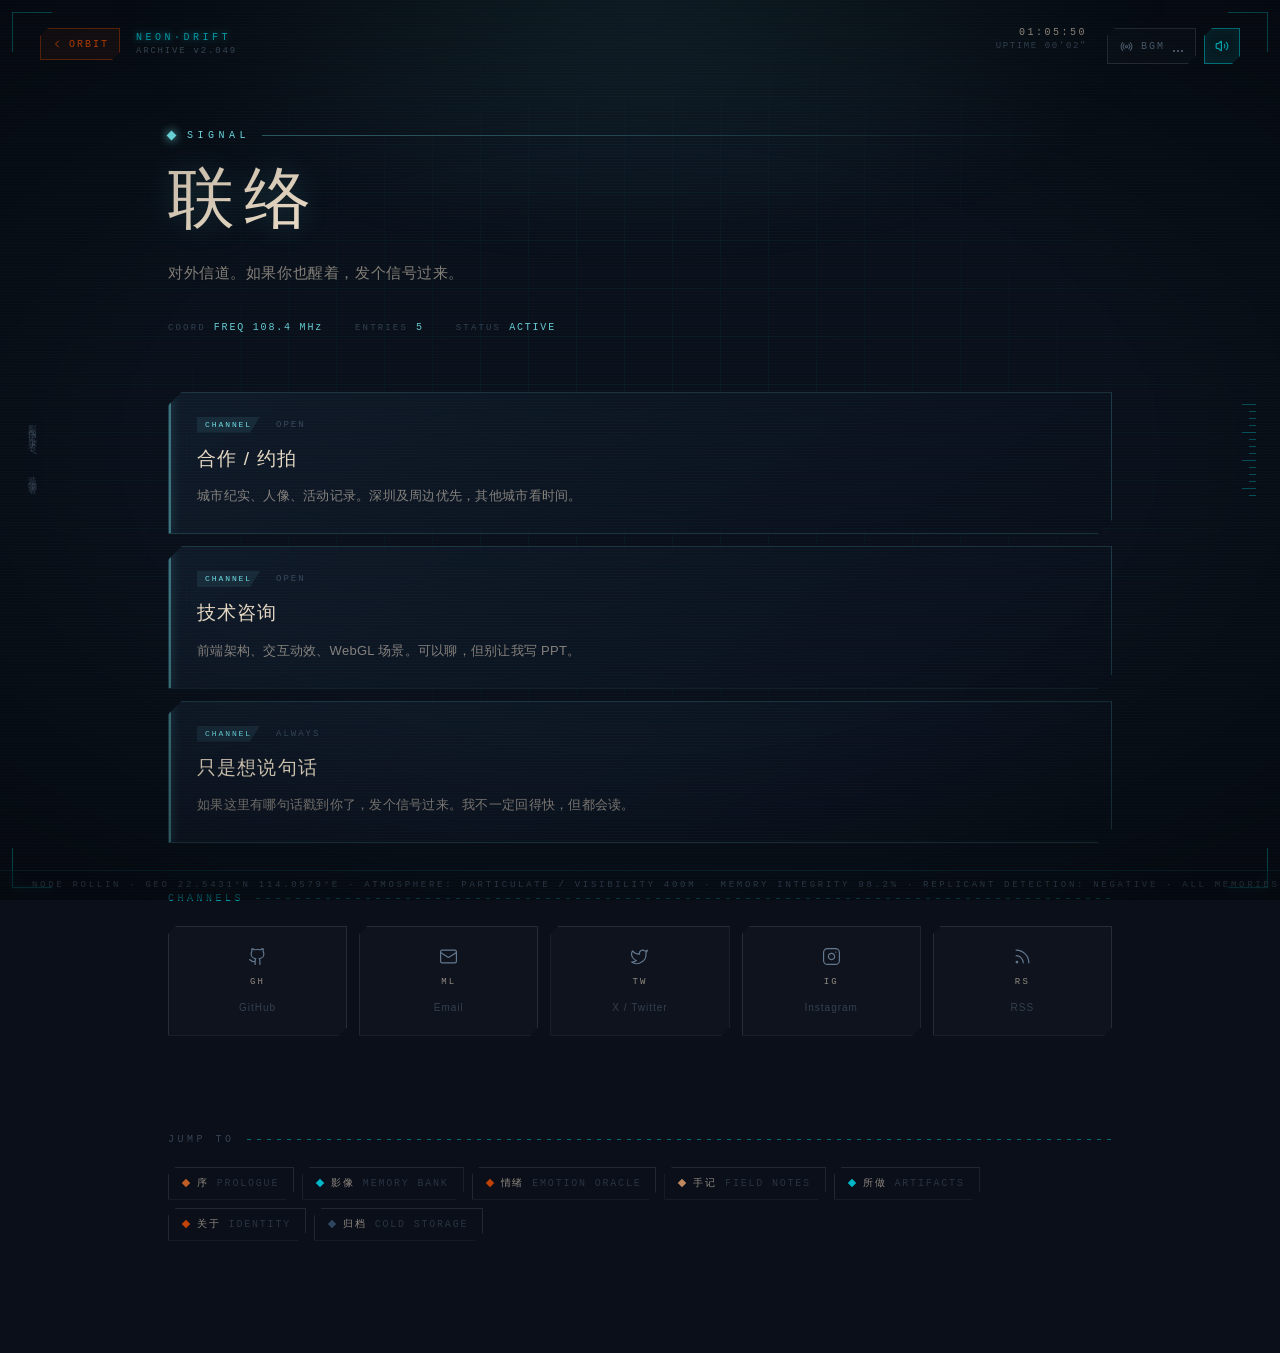
<file: sector/signal/index.html>
<!DOCTYPE html><html lang="zh-CN"><head><meta charSet="utf-8"/><meta name="viewport" content="width=device-width, initial-scale=1, maximum-scale=1, viewport-fit=cover, user-scalable=no"/><link rel="stylesheet" href="/_next/static/css/ae5120655446ba42.css" data-precedence="next"/><link rel="preload" as="script" fetchPriority="low" href="/_next/static/chunks/webpack-57c1d11114b28df3.js"/><script src="/_next/static/chunks/fd9d1056-8ef33f5ef9456d1f.js" async=""></script><script src="/_next/static/chunks/117-4d758e6239cc4914.js" async=""></script><script src="/_next/static/chunks/main-app-ebf9164d97b5ccb6.js" async=""></script><script src="/_next/static/chunks/188-89c8e57d3caa87de.js" async=""></script><script src="/_next/static/chunks/262-05875b12b916fa2e.js" async=""></script><script src="/_next/static/chunks/app/sector/%5Bslug%5D/page-40eae9421e70794d.js" async=""></script><script src="/_next/static/chunks/698-11bbf139320b07f7.js" async=""></script><script src="/_next/static/chunks/app/layout-dc99e6a4562206c1.js" async=""></script><meta name="theme-color" content="#0a0f19"/><title>NEON DRIFT // 霓虹漂流</title><meta name="description" content="欢迎来到金的个人星系：影像、手记、情绪罗盘与记忆仓库。"/><meta property="og:title" content="NEON DRIFT // 霓虹漂流"/><meta property="og:description" content="欢迎来到金的个人星系：影像、手记、情绪罗盘与记忆仓库。"/><meta property="og:type" content="website"/><meta name="twitter:card" content="summary"/><meta name="twitter:title" content="NEON DRIFT // 霓虹漂流"/><meta name="twitter:description" content="欢迎来到金的个人星系：影像、手记、情绪罗盘与记忆仓库。"/><script src="/_next/static/chunks/polyfills-42372ed130431b0a.js" noModule=""></script></head><body class="min-h-dvh bg-cyber-dark text-cyber-dust antialiased"><main class="relative min-h-dvh w-full overflow-x-hidden bg-cyber-dark"><div class="pointer-events-none fixed inset-0"><div class="cyber-grid absolute inset-0 opacity-70"></div><div class="absolute inset-0" style="background:radial-gradient(ellipse 70% 50% at 50% 0%, #7df9ff14 0%, transparent 60%)"></div></div><div class="relative z-10 mx-auto px-6 pb-28 pt-28 md:px-10 md:pt-32 max-w-5xl"><header class="mb-14" style="opacity:0;transform:translateY(20px)"><div class="flex items-center gap-3"><span class="h-[7px] w-[7px] rotate-45" style="background:#7df9ff;box-shadow:0 0 10px #7df9ff"></span><span class="font-mono text-[10px] tracking-[0.45em]" style="color:#7df9ff">SIGNAL</span><div class="h-px flex-1" style="background:linear-gradient(to right, #7df9ff55, transparent)"></div></div><h1 class="mt-5 text-[clamp(2.2rem,6.5vw,4.2rem)] font-light leading-[1.05] tracking-[0.14em] text-cyber-dust" style="text-shadow:0 0 30px #7df9ff30">联络</h1><p class="mt-6 max-w-2xl text-[13.5px] leading-[2.1] tracking-[0.04em] text-cyber-dust/55 md:text-[14.5px]">对外信道。如果你也醒着，发个信号过来。</p><div class="mt-8 flex flex-wrap gap-x-8 gap-y-2.5"><div class="flex items-baseline gap-2"><span class="font-mono text-[9px] tracking-[0.24em] text-cyber-haze/45">COORD</span><span class="font-mono text-[10px] tracking-[0.18em]" style="color:#7df9ffcc">FREQ 108.4 MHz</span></div><div class="flex items-baseline gap-2"><span class="font-mono text-[9px] tracking-[0.24em] text-cyber-haze/45">ENTRIES</span><span class="font-mono text-[10px] tracking-[0.18em]" style="color:#7df9ffcc">5</span></div><div class="flex items-baseline gap-2"><span class="font-mono text-[9px] tracking-[0.24em] text-cyber-haze/45">STATUS</span><span class="font-mono text-[10px] tracking-[0.18em]" style="color:#7df9ffcc">ACTIVE</span></div></div></header><div class="space-y-3"><article class="group relative clip-corner glass px-5 py-5 transition-all duration-400 hover:-translate-y-0.5 md:px-7 md:py-6" style="border-color:#7df9ff22;opacity:0;transform:translateY(16px)"><span class="absolute inset-y-0 left-0 w-[2px] opacity-40 transition-opacity duration-300 group-hover:opacity-100" style="background:#7df9ff;box-shadow:0 0 10px #7df9ff"></span><div class="flex flex-wrap items-baseline gap-x-4 gap-y-1.5"><span class="clip-tag px-2 py-[2px] font-mono text-[8px] tracking-[0.24em]" style="background:#7df9ff14;color:#7df9ffdd">CHANNEL</span><span class="font-mono text-[9px] tracking-[0.22em] text-cyber-haze/50">OPEN</span></div><h3 class="mt-3 flex items-center gap-2 text-[17px] font-light tracking-[0.06em] text-cyber-dust md:text-[19px]">合作 / 约拍<svg xmlns="http://www.w3.org/2000/svg" width="14" height="14" viewBox="0 0 24 24" fill="none" stroke="currentColor" stroke-width="2" stroke-linecap="round" stroke-linejoin="round" class="lucide lucide-arrow-up-right opacity-0 transition-all duration-300 group-hover:translate-x-0.5 group-hover:opacity-60"><path d="M7 7h10v10"></path><path d="M7 17 17 7"></path></svg></h3><p class="mt-2.5 max-w-3xl text-[13px] leading-[2] tracking-[0.02em] text-cyber-dust/55">城市纪实、人像、活动记录。深圳及周边优先，其他城市看时间。</p></article><article class="group relative clip-corner glass px-5 py-5 transition-all duration-400 hover:-translate-y-0.5 md:px-7 md:py-6" style="border-color:#7df9ff22;opacity:0;transform:translateY(16px)"><span class="absolute inset-y-0 left-0 w-[2px] opacity-40 transition-opacity duration-300 group-hover:opacity-100" style="background:#7df9ff;box-shadow:0 0 10px #7df9ff"></span><div class="flex flex-wrap items-baseline gap-x-4 gap-y-1.5"><span class="clip-tag px-2 py-[2px] font-mono text-[8px] tracking-[0.24em]" style="background:#7df9ff14;color:#7df9ffdd">CHANNEL</span><span class="font-mono text-[9px] tracking-[0.22em] text-cyber-haze/50">OPEN</span></div><h3 class="mt-3 flex items-center gap-2 text-[17px] font-light tracking-[0.06em] text-cyber-dust md:text-[19px]">技术咨询<svg xmlns="http://www.w3.org/2000/svg" width="14" height="14" viewBox="0 0 24 24" fill="none" stroke="currentColor" stroke-width="2" stroke-linecap="round" stroke-linejoin="round" class="lucide lucide-arrow-up-right opacity-0 transition-all duration-300 group-hover:translate-x-0.5 group-hover:opacity-60"><path d="M7 7h10v10"></path><path d="M7 17 17 7"></path></svg></h3><p class="mt-2.5 max-w-3xl text-[13px] leading-[2] tracking-[0.02em] text-cyber-dust/55">前端架构、交互动效、WebGL 场景。可以聊，但别让我写 PPT。</p></article><article class="group relative clip-corner glass px-5 py-5 transition-all duration-400 hover:-translate-y-0.5 md:px-7 md:py-6" style="border-color:#7df9ff22;opacity:0;transform:translateY(16px)"><span class="absolute inset-y-0 left-0 w-[2px] opacity-40 transition-opacity duration-300 group-hover:opacity-100" style="background:#7df9ff;box-shadow:0 0 10px #7df9ff"></span><div class="flex flex-wrap items-baseline gap-x-4 gap-y-1.5"><span class="clip-tag px-2 py-[2px] font-mono text-[8px] tracking-[0.24em]" style="background:#7df9ff14;color:#7df9ffdd">CHANNEL</span><span class="font-mono text-[9px] tracking-[0.22em] text-cyber-haze/50">ALWAYS</span></div><h3 class="mt-3 flex items-center gap-2 text-[17px] font-light tracking-[0.06em] text-cyber-dust md:text-[19px]">只是想说句话<svg xmlns="http://www.w3.org/2000/svg" width="14" height="14" viewBox="0 0 24 24" fill="none" stroke="currentColor" stroke-width="2" stroke-linecap="round" stroke-linejoin="round" class="lucide lucide-arrow-up-right opacity-0 transition-all duration-300 group-hover:translate-x-0.5 group-hover:opacity-60"><path d="M7 7h10v10"></path><path d="M7 17 17 7"></path></svg></h3><p class="mt-2.5 max-w-3xl text-[13px] leading-[2] tracking-[0.02em] text-cyber-dust/55">如果这里有哪句话戳到你了，发个信号过来。我不一定回得快，但都会读。</p></article></div><div class="mt-12"><div class="mb-5 flex items-center gap-3"><span class="font-mono text-[10px] tracking-[0.35em] text-cyber-cyan/70">CHANNELS</span><div class="hud-divider flex-1"></div></div><div class="grid grid-cols-2 gap-3 sm:grid-cols-3 lg:grid-cols-5"><a href="https://github.com/" target="_blank" rel="noreferrer" class="group flex flex-col items-center gap-2.5 border border-white/10 bg-white/[0.02] px-3 py-5 transition-all duration-300 clip-corner-sm hover:border-cyber-cyan/60 hover:bg-cyber-cyan/[0.06] hover:shadow-neon" style="opacity:0;transform:translateY(12px)"><svg xmlns="http://www.w3.org/2000/svg" width="19" height="19" viewBox="0 0 24 24" fill="none" stroke="currentColor" stroke-width="1.5" stroke-linecap="round" stroke-linejoin="round" class="lucide lucide-github text-cyber-haze transition-colors group-hover:text-cyber-cyan"><path d="M15 22v-4a4.8 4.8 0 0 0-1-3.5c3 0 6-2 6-5.5.08-1.25-.27-2.48-1-3.5.28-1.15.28-2.35 0-3.5 0 0-1 0-3 1.5-2.64-.5-5.36-.5-8 0C6 2 5 2 5 2c-.3 1.15-.3 2.35 0 3.5A5.403 5.403 0 0 0 4 9c0 3.5 3 5.5 6 5.5-.39.49-.68 1.05-.85 1.65-.17.6-.22 1.23-.15 1.85v4"></path><path d="M9 18c-4.51 2-5-2-7-2"></path></svg><span class="font-mono text-[9px] tracking-[0.24em] text-cyber-dust/60 transition-colors group-hover:text-cyber-cyan">GH</span><span class="text-[10px] tracking-[0.1em] text-cyber-haze/45">GitHub</span></a><a href="mailto:hello@example.com" rel="noreferrer" class="group flex flex-col items-center gap-2.5 border border-white/10 bg-white/[0.02] px-3 py-5 transition-all duration-300 clip-corner-sm hover:border-cyber-cyan/60 hover:bg-cyber-cyan/[0.06] hover:shadow-neon" style="opacity:0;transform:translateY(12px)"><svg xmlns="http://www.w3.org/2000/svg" width="19" height="19" viewBox="0 0 24 24" fill="none" stroke="currentColor" stroke-width="1.5" stroke-linecap="round" stroke-linejoin="round" class="lucide lucide-mail text-cyber-haze transition-colors group-hover:text-cyber-cyan"><rect width="20" height="16" x="2" y="4" rx="2"></rect><path d="m22 7-8.97 5.7a1.94 1.94 0 0 1-2.06 0L2 7"></path></svg><span class="font-mono text-[9px] tracking-[0.24em] text-cyber-dust/60 transition-colors group-hover:text-cyber-cyan">ML</span><span class="text-[10px] tracking-[0.1em] text-cyber-haze/45">Email</span></a><a href="https://x.com/" target="_blank" rel="noreferrer" class="group flex flex-col items-center gap-2.5 border border-white/10 bg-white/[0.02] px-3 py-5 transition-all duration-300 clip-corner-sm hover:border-cyber-cyan/60 hover:bg-cyber-cyan/[0.06] hover:shadow-neon" style="opacity:0;transform:translateY(12px)"><svg xmlns="http://www.w3.org/2000/svg" width="19" height="19" viewBox="0 0 24 24" fill="none" stroke="currentColor" stroke-width="1.5" stroke-linecap="round" stroke-linejoin="round" class="lucide lucide-twitter text-cyber-haze transition-colors group-hover:text-cyber-cyan"><path d="M22 4s-.7 2.1-2 3.4c1.6 10-9.4 17.3-18 11.6 2.2.1 4.4-.6 6-2C3 15.5.5 9.6 3 5c2.2 2.6 5.6 4.1 9 4-.9-4.2 4-6.6 7-3.8 1.1 0 3-1.2 3-1.2z"></path></svg><span class="font-mono text-[9px] tracking-[0.24em] text-cyber-dust/60 transition-colors group-hover:text-cyber-cyan">TW</span><span class="text-[10px] tracking-[0.1em] text-cyber-haze/45">X / Twitter</span></a><a href="https://instagram.com/" target="_blank" rel="noreferrer" class="group flex flex-col items-center gap-2.5 border border-white/10 bg-white/[0.02] px-3 py-5 transition-all duration-300 clip-corner-sm hover:border-cyber-cyan/60 hover:bg-cyber-cyan/[0.06] hover:shadow-neon" style="opacity:0;transform:translateY(12px)"><svg xmlns="http://www.w3.org/2000/svg" width="19" height="19" viewBox="0 0 24 24" fill="none" stroke="currentColor" stroke-width="1.5" stroke-linecap="round" stroke-linejoin="round" class="lucide lucide-instagram text-cyber-haze transition-colors group-hover:text-cyber-cyan"><rect width="20" height="20" x="2" y="2" rx="5" ry="5"></rect><path d="M16 11.37A4 4 0 1 1 12.63 8 4 4 0 0 1 16 11.37z"></path><line x1="17.5" x2="17.51" y1="6.5" y2="6.5"></line></svg><span class="font-mono text-[9px] tracking-[0.24em] text-cyber-dust/60 transition-colors group-hover:text-cyber-cyan">IG</span><span class="text-[10px] tracking-[0.1em] text-cyber-haze/45">Instagram</span></a><a href="/rss.xml" rel="noreferrer" class="group flex flex-col items-center gap-2.5 border border-white/10 bg-white/[0.02] px-3 py-5 transition-all duration-300 clip-corner-sm hover:border-cyber-cyan/60 hover:bg-cyber-cyan/[0.06] hover:shadow-neon" style="opacity:0;transform:translateY(12px)"><svg xmlns="http://www.w3.org/2000/svg" width="19" height="19" viewBox="0 0 24 24" fill="none" stroke="currentColor" stroke-width="1.5" stroke-linecap="round" stroke-linejoin="round" class="lucide lucide-rss text-cyber-haze transition-colors group-hover:text-cyber-cyan"><path d="M4 11a9 9 0 0 1 9 9"></path><path d="M4 4a16 16 0 0 1 16 16"></path><circle cx="5" cy="19" r="1"></circle></svg><span class="font-mono text-[9px] tracking-[0.24em] text-cyber-dust/60 transition-colors group-hover:text-cyber-cyan">RS</span><span class="text-[10px] tracking-[0.1em] text-cyber-haze/45">RSS</span></a></div></div><div class="mt-24"><div class="mb-5 flex items-center gap-3"><span class="font-mono text-[10px] tracking-[0.35em] text-cyber-haze/50">JUMP TO</span><div class="hud-divider flex-1"></div></div><div class="flex flex-wrap gap-2"><a href="/sector/prologue" class="flex items-center gap-2 border border-white/10 px-3.5 py-2 font-mono text-[10px] tracking-[0.18em] text-cyber-dust/60 transition-all clip-corner-sm hover:border-white/30 hover:text-cyber-dust"><span class="h-1.5 w-1.5 rotate-45" style="background:#ff7a2b;opacity:0.75"></span>序<span class="text-cyber-haze/35">PROLOGUE</span></a><a href="/gallery" class="flex items-center gap-2 border border-white/10 px-3.5 py-2 font-mono text-[10px] tracking-[0.18em] text-cyber-dust/60 transition-all clip-corner-sm hover:border-white/30 hover:text-cyber-dust"><span class="h-1.5 w-1.5 rotate-45" style="background:#00f0ff;opacity:0.75"></span>影像<span class="text-cyber-haze/35">MEMORY BANK</span></a><a href="/oracle" class="flex items-center gap-2 border border-white/10 px-3.5 py-2 font-mono text-[10px] tracking-[0.18em] text-cyber-dust/60 transition-all clip-corner-sm hover:border-white/30 hover:text-cyber-dust"><span class="h-1.5 w-1.5 rotate-45" style="background:#ff5500;opacity:0.75"></span>情绪<span class="text-cyber-haze/35">EMOTION ORACLE</span></a><a href="/sector/notes" class="flex items-center gap-2 border border-white/10 px-3.5 py-2 font-mono text-[10px] tracking-[0.18em] text-cyber-dust/60 transition-all clip-corner-sm hover:border-white/30 hover:text-cyber-dust"><span class="h-1.5 w-1.5 rotate-45" style="background:#ffb27a;opacity:0.75"></span>手记<span class="text-cyber-haze/35">FIELD NOTES</span></a><a href="/sector/works" class="flex items-center gap-2 border border-white/10 px-3.5 py-2 font-mono text-[10px] tracking-[0.18em] text-cyber-dust/60 transition-all clip-corner-sm hover:border-white/30 hover:text-cyber-dust"><span class="h-1.5 w-1.5 rotate-45" style="background:#00f0ff;opacity:0.75"></span>所做<span class="text-cyber-haze/35">ARTIFACTS</span></a><a href="/sector/about" class="flex items-center gap-2 border border-white/10 px-3.5 py-2 font-mono text-[10px] tracking-[0.18em] text-cyber-dust/60 transition-all clip-corner-sm hover:border-white/30 hover:text-cyber-dust"><span class="h-1.5 w-1.5 rotate-45" style="background:#ff5500;opacity:0.75"></span>关于<span class="text-cyber-haze/35">IDENTITY</span></a><a href="/sector/archive" class="flex items-center gap-2 border border-white/10 px-3.5 py-2 font-mono text-[10px] tracking-[0.18em] text-cyber-dust/60 transition-all clip-corner-sm hover:border-white/30 hover:text-cyber-dust"><span class="h-1.5 w-1.5 rotate-45" style="background:#3d5a7a;opacity:0.75"></span>归档<span class="text-cyber-haze/35">COLD STORAGE</span></a></div></div></div></main><div class="pointer-events-none fixed inset-0 z-40 select-none"><div class="absolute h-7 w-7 border-cyber-cyan/40 md:h-10 md:w-10 left-3 top-3 border-l border-t"></div><div class="absolute h-7 w-7 border-cyber-cyan/40 md:h-10 md:w-10 right-3 top-3 border-r border-t"></div><div class="absolute h-7 w-7 border-cyber-cyan/40 md:h-10 md:w-10 left-3 bottom-3 border-b border-l"></div><div class="absolute h-7 w-7 border-cyber-cyan/40 md:h-10 md:w-10 right-3 bottom-3 border-b border-r"></div><header class="absolute inset-x-0 top-0 flex items-start justify-between px-6 pt-5 md:px-10 md:pt-7"><div class="pointer-events-auto flex items-center gap-3 md:gap-4"><a class="group flex h-8 items-center gap-1.5 border border-cyber-orange/45 bg-cyber-orange/[0.07] px-2.5 font-mono text-[10px] tracking-[0.2em] text-cyber-orange transition-all duration-300 clip-corner-sm hover:bg-cyber-orange/20 hover:shadow-ember" href="/"><svg xmlns="http://www.w3.org/2000/svg" width="12" height="12" viewBox="0 0 24 24" fill="none" stroke="currentColor" stroke-width="2" stroke-linecap="round" stroke-linejoin="round" class="lucide lucide-chevron-left transition-transform group-hover:-translate-x-0.5"><path d="m15 18-6-6 6-6"></path></svg>ORBIT</a><div class="leading-none"><div class="font-mono text-[10px] tracking-[0.35em] text-cyber-cyan/85 glow-cyan">NEON·DRIFT</div><div class="mt-1 font-mono text-[9px] tracking-[0.2em] text-cyber-haze/70">ARCHIVE v2.049</div></div></div><div class="flex items-start gap-3 md:gap-5"><div class="hidden text-right leading-none sm:block"><div class="font-mono text-[10px] tracking-[0.25em] text-cyber-dust/80">--:--:--</div><div class="mt-1 font-mono text-[9px] tracking-[0.18em] text-cyber-haze/60">UPTIME <!-- -->00<!-- -->′<!-- -->00<!-- -->″</div></div><div class="pointer-events-auto flex items-center gap-2"><button aria-label="开启环境音" class="group relative flex h-9 items-center gap-2 border px-3 font-mono text-[10px] tracking-[0.2em] transition-all duration-300 clip-corner-sm border-white/15 bg-white/[0.02] text-cyber-haze hover:border-cyber-orange/40 hover:text-cyber-orange/80"><svg xmlns="http://www.w3.org/2000/svg" width="13" height="13" viewBox="0 0 24 24" fill="none" stroke="currentColor" stroke-width="2" stroke-linecap="round" stroke-linejoin="round" class="lucide lucide-radio"><path d="M4.9 19.1C1 15.2 1 8.8 4.9 4.9"></path><path d="M7.8 16.2c-2.3-2.3-2.3-6.1 0-8.5"></path><circle cx="12" cy="12" r="2"></circle><path d="M16.2 7.8c2.3 2.3 2.3 6.1 0 8.5"></path><path d="M19.1 4.9C23 8.8 23 15.1 19.1 19"></path></svg><span class="hidden sm:inline">BGM</span><span class="flex h-3 items-end gap-[2px]"><span class="w-[2px] bg-current transition-all duration-300 " style="height:2px;animation-delay:0s"></span><span class="w-[2px] bg-current transition-all duration-300 " style="height:2px;animation-delay:0.18s"></span><span class="w-[2px] bg-current transition-all duration-300 " style="height:2px;animation-delay:0.36s"></span></span></button><button aria-label="关闭音效" class="flex h-9 w-9 items-center justify-center border transition-all duration-300 clip-corner-sm border-cyber-cyan/60 bg-cyber-cyan/10 text-cyber-cyan shadow-neon"><svg xmlns="http://www.w3.org/2000/svg" width="14" height="14" viewBox="0 0 24 24" fill="none" stroke="currentColor" stroke-width="2" stroke-linecap="round" stroke-linejoin="round" class="lucide lucide-volume2"><path d="M11 4.702a.705.705 0 0 0-1.203-.498L6.413 7.587A1.4 1.4 0 0 1 5.416 8H3a1 1 0 0 0-1 1v6a1 1 0 0 0 1 1h2.416a1.4 1.4 0 0 1 .997.413l3.383 3.384A.705.705 0 0 0 11 19.298z"></path><path d="M16 9a5 5 0 0 1 0 6"></path><path d="M19.364 18.364a9 9 0 0 0 0-12.728"></path></svg></button></div></div></header><div class="absolute left-6 top-1/2 hidden -translate-y-1/2 lg:block"><div class="font-mono text-[9px] tracking-[0.5em] text-cyber-haze/45" style="writing-mode:vertical-rl">影像记录者 / 造物者</div></div><div class="absolute right-6 top-1/2 hidden -translate-y-1/2 flex-col items-end gap-[6px] lg:flex"><div class="bg-cyber-cyan/30" style="width:14px;height:1px"></div><div class="bg-cyber-cyan/30" style="width:7px;height:1px"></div><div class="bg-cyber-cyan/30" style="width:7px;height:1px"></div><div class="bg-cyber-cyan/30" style="width:7px;height:1px"></div><div class="bg-cyber-cyan/30" style="width:14px;height:1px"></div><div class="bg-cyber-cyan/30" style="width:7px;height:1px"></div><div class="bg-cyber-cyan/30" style="width:7px;height:1px"></div><div class="bg-cyber-cyan/30" style="width:7px;height:1px"></div><div class="bg-cyber-cyan/30" style="width:14px;height:1px"></div><div class="bg-cyber-cyan/30" style="width:7px;height:1px"></div><div class="bg-cyber-cyan/30" style="width:7px;height:1px"></div><div class="bg-cyber-cyan/30" style="width:7px;height:1px"></div><div class="bg-cyber-cyan/30" style="width:14px;height:1px"></div><div class="bg-cyber-cyan/30" style="width:7px;height:1px"></div></div><footer class="absolute inset-x-0 bottom-0 overflow-hidden border-t border-cyber-cyan/10 bg-cyber-dark/40 backdrop-blur-sm"><div class="flex whitespace-nowrap py-2"><div class="animate-ticker-x flex shrink-0 font-mono text-[9px] tracking-[0.3em] text-cyber-haze/50"><span class="px-8">NODE ROLLIN   ·   GEO 22.5431°N 114.0579°E   ·   ATMOSPHERE: PARTICULATE / VISIBILITY 400M   ·   MEMORY INTEGRITY 98.2%   ·   REPLICANT DETECTION: NEGATIVE   ·   ALL MEMORIES ARE REAL UNTIL PROVEN OTHERWISE</span><span class="px-8">NODE ROLLIN   ·   GEO 22.5431°N 114.0579°E   ·   ATMOSPHERE: PARTICULATE / VISIBILITY 400M   ·   MEMORY INTEGRITY 98.2%   ·   REPLICANT DETECTION: NEGATIVE   ·   ALL MEMORIES ARE REAL UNTIL PROVEN OTHERWISE</span></div></div></footer><div class="absolute inset-0" style="background:repeating-linear-gradient(to bottom, rgba(0,240,255,.028) 0px, rgba(0,240,255,.028) 1px, transparent 1px, transparent 3px);mix-blend-mode:screen"></div><div class="absolute inset-0" style="background:radial-gradient(ellipse 90% 75% at 50% 50%, transparent 45%, rgba(0,0,0,.55) 100%)"></div></div><script src="/_next/static/chunks/webpack-57c1d11114b28df3.js" async=""></script><script>(self.__next_f=self.__next_f||[]).push([0]);self.__next_f.push([2,null])</script><script>self.__next_f.push([1,"1:HL[\"/_next/static/css/ae5120655446ba42.css\",\"style\"]\n"])</script><script>self.__next_f.push([1,"2:I[2846,[],\"\"]\n4:I[6079,[\"188\",\"static/chunks/188-89c8e57d3caa87de.js\",\"262\",\"static/chunks/262-05875b12b916fa2e.js\",\"516\",\"static/chunks/app/sector/%5Bslug%5D/page-40eae9421e70794d.js\"],\"default\"]\n5:I[4707,[],\"\"]\n7:I[6423,[],\"\"]\n8:I[8262,[\"698\",\"static/chunks/698-11bbf139320b07f7.js\",\"262\",\"static/chunks/262-05875b12b916fa2e.js\",\"185\",\"static/chunks/app/layout-dc99e6a4562206c1.js\"],\"AudioProvider\"]\n9:I[5856,[\"698\",\"static/chunks/698-11bbf139320b07f7.js\",\"262\",\"static/chunks/262-05875b12b916fa2e.js\",\"185\",\"static/chunks/app/layout-dc99e6a4562206c1.js\"],\"default\"]\nb:I[1060,[],\"\"]\n6:[\"slug\",\"signal\",\"d\"]\nc:[]\n"])</script><script>self.__next_f.push([1,"0:[\"$\",\"$L2\",null,{\"buildId\":\"jVrd2lQ3MS9JcoGtKhQ7k\",\"assetPrefix\":\"\",\"urlParts\":[\"\",\"sector\",\"signal\",\"\"],\"initialTree\":[\"\",{\"children\":[\"sector\",{\"children\":[[\"slug\",\"signal\",\"d\"],{\"children\":[\"__PAGE__?{\\\"slug\\\":\\\"signal\\\"}\",{}]}]}]},\"$undefined\",\"$undefined\",true],\"initialSeedData\":[\"\",{\"children\":[\"sector\",{\"children\":[[\"slug\",\"signal\",\"d\"],{\"children\":[\"__PAGE__\",{},[[\"$L3\",[\"$\",\"$L4\",null,{\"planet\":{\"id\":\"signal\",\"name\":\"联络\",\"codeName\":\"SIGNAL\",\"route\":\"/sector/signal\",\"position\":[-1.8,-3.6,-3.2],\"radius\":0.48,\"color\":\"#00f0ff\",\"emissive\":\"#7df9ff\",\"spin\":0.42,\"ring\":false,\"description\":\"对外信道。如果你也醒着，发个信号过来。\",\"hudCoord\":\"FREQ 108.4 MHz\",\"entries\":5},\"entries\":[{\"title\":\"合作 / 约拍\",\"date\":\"OPEN\",\"kind\":\"CHANNEL\",\"summary\":\"城市纪实、人像、活动记录。深圳及周边优先，其他城市看时间。\"},{\"title\":\"技术咨询\",\"date\":\"OPEN\",\"kind\":\"CHANNEL\",\"summary\":\"前端架构、交互动效、WebGL 场景。可以聊，但别让我写 PPT。\"},{\"title\":\"只是想说句话\",\"date\":\"ALWAYS\",\"kind\":\"CHANNEL\",\"summary\":\"如果这里有哪句话戳到你了，发个信号过来。我不一定回得快，但都会读。\"}],\"slug\":\"signal\"}],null],null],null]},[null,[\"$\",\"$L5\",null,{\"parallelRouterKey\":\"children\",\"segmentPath\":[\"children\",\"sector\",\"children\",\"$6\",\"children\"],\"error\":\"$undefined\",\"errorStyles\":\"$undefined\",\"errorScripts\":\"$undefined\",\"template\":[\"$\",\"$L7\",null,{}],\"templateStyles\":\"$undefined\",\"templateScripts\":\"$undefined\",\"notFound\":\"$undefined\",\"notFoundStyles\":\"$undefined\"}]],null]},[null,[\"$\",\"$L5\",null,{\"parallelRouterKey\":\"children\",\"segmentPath\":[\"children\",\"sector\",\"children\"],\"error\":\"$undefined\",\"errorStyles\":\"$undefined\",\"errorScripts\":\"$undefined\",\"template\":[\"$\",\"$L7\",null,{}],\"templateStyles\":\"$undefined\",\"templateScripts\":\"$undefined\",\"notFound\":\"$undefined\",\"notFoundStyles\":\"$undefined\"}]],null]},[[[[\"$\",\"link\",\"0\",{\"rel\":\"stylesheet\",\"href\":\"/_next/static/css/ae5120655446ba42.css\",\"precedence\":\"next\",\"crossOrigin\":\"$undefined\"}]],[\"$\",\"html\",null,{\"lang\":\"zh-CN\",\"children\":[\"$\",\"body\",null,{\"className\":\"min-h-dvh bg-cyber-dark text-cyber-dust antialiased\",\"children\":[\"$\",\"$L8\",null,{\"children\":[[\"$\",\"$L5\",null,{\"parallelRouterKey\":\"children\",\"segmentPath\":[\"children\"],\"error\":\"$undefined\",\"errorStyles\":\"$undefined\",\"errorScripts\":\"$undefined\",\"template\":[\"$\",\"$L7\",null,{}],\"templateStyles\":\"$undefined\",\"templateScripts\":\"$undefined\",\"notFound\":[[\"$\",\"title\",null,{\"children\":\"404: This page could not be found.\"}],[\"$\",\"div\",null,{\"style\":{\"fontFamily\":\"system-ui,\\\"Segoe UI\\\",Roboto,Helvetica,Arial,sans-serif,\\\"Apple Color Emoji\\\",\\\"Segoe UI Emoji\\\"\",\"height\":\"100vh\",\"textAlign\":\"center\",\"display\":\"flex\",\"flexDirection\":\"column\",\"alignItems\":\"center\",\"justifyContent\":\"center\"},\"children\":[\"$\",\"div\",null,{\"children\":[[\"$\",\"style\",null,{\"dangerouslySetInnerHTML\":{\"__html\":\"body{color:#000;background:#fff;margin:0}.next-error-h1{border-right:1px solid rgba(0,0,0,.3)}@media (prefers-color-scheme:dark){body{color:#fff;background:#000}.next-error-h1{border-right:1px solid rgba(255,255,255,.3)}}\"}}],[\"$\",\"h1\",null,{\"className\":\"next-error-h1\",\"style\":{\"display\":\"inline-block\",\"margin\":\"0 20px 0 0\",\"padding\":\"0 23px 0 0\",\"fontSize\":24,\"fontWeight\":500,\"verticalAlign\":\"top\",\"lineHeight\":\"49px\"},\"children\":\"404\"}],[\"$\",\"div\",null,{\"style\":{\"display\":\"inline-block\"},\"children\":[\"$\",\"h2\",null,{\"style\":{\"fontSize\":14,\"fontWeight\":400,\"lineHeight\":\"49px\",\"margin\":0},\"children\":\"This page could not be found.\"}]}]]}]}]],\"notFoundStyles\":[]}],[\"$\",\"$L9\",null,{}]]}]}]}]],null],null],\"couldBeIntercepted\":false,\"initialHead\":[null,\"$La\"],\"globalErrorComponent\":\"$b\",\"missingSlots\":\"$Wc\"}]\n"])</script><script>self.__next_f.push([1,"a:[[\"$\",\"meta\",\"0\",{\"name\":\"viewport\",\"content\":\"width=device-width, initial-scale=1, maximum-scale=1, viewport-fit=cover, user-scalable=no\"}],[\"$\",\"meta\",\"1\",{\"name\":\"theme-color\",\"content\":\"#0a0f19\"}],[\"$\",\"meta\",\"2\",{\"charSet\":\"utf-8\"}],[\"$\",\"title\",\"3\",{\"children\":\"NEON DRIFT // 霓虹漂流\"}],[\"$\",\"meta\",\"4\",{\"name\":\"description\",\"content\":\"欢迎来到金的个人星系：影像、手记、情绪罗盘与记忆仓库。\"}],[\"$\",\"meta\",\"5\",{\"property\":\"og:title\",\"content\":\"NEON DRIFT // 霓虹漂流\"}],[\"$\",\"meta\",\"6\",{\"property\":\"og:description\",\"content\":\"欢迎来到金的个人星系：影像、手记、情绪罗盘与记忆仓库。\"}],[\"$\",\"meta\",\"7\",{\"property\":\"og:type\",\"content\":\"website\"}],[\"$\",\"meta\",\"8\",{\"name\":\"twitter:card\",\"content\":\"summary\"}],[\"$\",\"meta\",\"9\",{\"name\":\"twitter:title\",\"content\":\"NEON DRIFT // 霓虹漂流\"}],[\"$\",\"meta\",\"10\",{\"name\":\"twitter:description\",\"content\":\"欢迎来到金的个人星系：影像、手记、情绪罗盘与记忆仓库。\"}]]\n3:null\n"])</script></body></html>
</file>
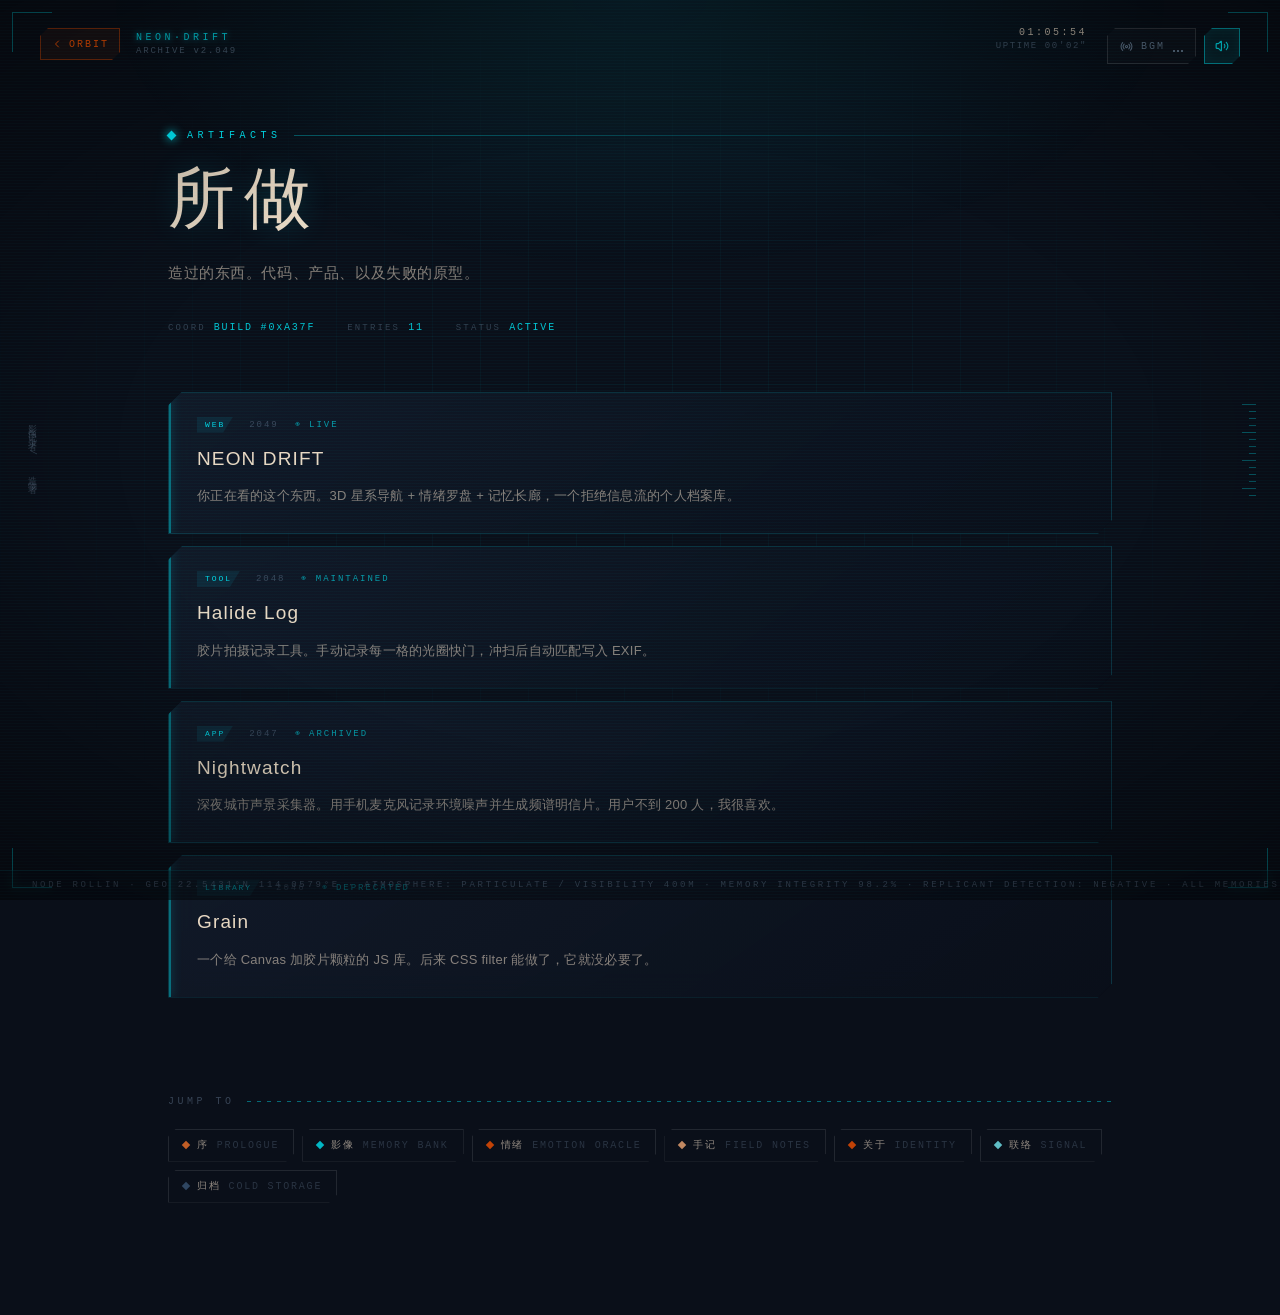
<file: sector/works/index.html>
<!DOCTYPE html><html lang="zh-CN"><head><meta charSet="utf-8"/><meta name="viewport" content="width=device-width, initial-scale=1, maximum-scale=1, viewport-fit=cover, user-scalable=no"/><link rel="stylesheet" href="/_next/static/css/ae5120655446ba42.css" data-precedence="next"/><link rel="preload" as="script" fetchPriority="low" href="/_next/static/chunks/webpack-57c1d11114b28df3.js"/><script src="/_next/static/chunks/fd9d1056-8ef33f5ef9456d1f.js" async=""></script><script src="/_next/static/chunks/117-4d758e6239cc4914.js" async=""></script><script src="/_next/static/chunks/main-app-ebf9164d97b5ccb6.js" async=""></script><script src="/_next/static/chunks/188-89c8e57d3caa87de.js" async=""></script><script src="/_next/static/chunks/262-05875b12b916fa2e.js" async=""></script><script src="/_next/static/chunks/app/sector/%5Bslug%5D/page-40eae9421e70794d.js" async=""></script><script src="/_next/static/chunks/698-11bbf139320b07f7.js" async=""></script><script src="/_next/static/chunks/app/layout-dc99e6a4562206c1.js" async=""></script><meta name="theme-color" content="#0a0f19"/><title>NEON DRIFT // 霓虹漂流</title><meta name="description" content="欢迎来到金的个人星系：影像、手记、情绪罗盘与记忆仓库。"/><meta property="og:title" content="NEON DRIFT // 霓虹漂流"/><meta property="og:description" content="欢迎来到金的个人星系：影像、手记、情绪罗盘与记忆仓库。"/><meta property="og:type" content="website"/><meta name="twitter:card" content="summary"/><meta name="twitter:title" content="NEON DRIFT // 霓虹漂流"/><meta name="twitter:description" content="欢迎来到金的个人星系：影像、手记、情绪罗盘与记忆仓库。"/><script src="/_next/static/chunks/polyfills-42372ed130431b0a.js" noModule=""></script></head><body class="min-h-dvh bg-cyber-dark text-cyber-dust antialiased"><main class="relative min-h-dvh w-full overflow-x-hidden bg-cyber-dark"><div class="pointer-events-none fixed inset-0"><div class="cyber-grid absolute inset-0 opacity-70"></div><div class="absolute inset-0" style="background:radial-gradient(ellipse 70% 50% at 50% 0%, #00f0ff14 0%, transparent 60%)"></div></div><div class="relative z-10 mx-auto px-6 pb-28 pt-28 md:px-10 md:pt-32 max-w-5xl"><header class="mb-14" style="opacity:0;transform:translateY(20px)"><div class="flex items-center gap-3"><span class="h-[7px] w-[7px] rotate-45" style="background:#00f0ff;box-shadow:0 0 10px #00f0ff"></span><span class="font-mono text-[10px] tracking-[0.45em]" style="color:#00f0ff">ARTIFACTS</span><div class="h-px flex-1" style="background:linear-gradient(to right, #00f0ff55, transparent)"></div></div><h1 class="mt-5 text-[clamp(2.2rem,6.5vw,4.2rem)] font-light leading-[1.05] tracking-[0.14em] text-cyber-dust" style="text-shadow:0 0 30px #00f0ff30">所做</h1><p class="mt-6 max-w-2xl text-[13.5px] leading-[2.1] tracking-[0.04em] text-cyber-dust/55 md:text-[14.5px]">造过的东西。代码、产品、以及失败的原型。</p><div class="mt-8 flex flex-wrap gap-x-8 gap-y-2.5"><div class="flex items-baseline gap-2"><span class="font-mono text-[9px] tracking-[0.24em] text-cyber-haze/45">COORD</span><span class="font-mono text-[10px] tracking-[0.18em]" style="color:#00f0ffcc">BUILD #0xA37F</span></div><div class="flex items-baseline gap-2"><span class="font-mono text-[9px] tracking-[0.24em] text-cyber-haze/45">ENTRIES</span><span class="font-mono text-[10px] tracking-[0.18em]" style="color:#00f0ffcc">11</span></div><div class="flex items-baseline gap-2"><span class="font-mono text-[9px] tracking-[0.24em] text-cyber-haze/45">STATUS</span><span class="font-mono text-[10px] tracking-[0.18em]" style="color:#00f0ffcc">ACTIVE</span></div></div></header><div class="space-y-3"><article class="group relative clip-corner glass px-5 py-5 transition-all duration-400 hover:-translate-y-0.5 md:px-7 md:py-6" style="border-color:#00f0ff22;opacity:0;transform:translateY(16px)"><span class="absolute inset-y-0 left-0 w-[2px] opacity-40 transition-opacity duration-300 group-hover:opacity-100" style="background:#00f0ff;box-shadow:0 0 10px #00f0ff"></span><div class="flex flex-wrap items-baseline gap-x-4 gap-y-1.5"><span class="clip-tag px-2 py-[2px] font-mono text-[8px] tracking-[0.24em]" style="background:#00f0ff14;color:#00f0ffdd">WEB</span><span class="font-mono text-[9px] tracking-[0.22em] text-cyber-haze/50">2049</span><span class="font-mono text-[9px] tracking-[0.22em] text-cyber-cyan/60">◉ <!-- -->LIVE</span></div><h3 class="mt-3 flex items-center gap-2 text-[17px] font-light tracking-[0.06em] text-cyber-dust md:text-[19px]">NEON DRIFT<svg xmlns="http://www.w3.org/2000/svg" width="14" height="14" viewBox="0 0 24 24" fill="none" stroke="currentColor" stroke-width="2" stroke-linecap="round" stroke-linejoin="round" class="lucide lucide-arrow-up-right opacity-0 transition-all duration-300 group-hover:translate-x-0.5 group-hover:opacity-60"><path d="M7 7h10v10"></path><path d="M7 17 17 7"></path></svg></h3><p class="mt-2.5 max-w-3xl text-[13px] leading-[2] tracking-[0.02em] text-cyber-dust/55">你正在看的这个东西。3D 星系导航 + 情绪罗盘 + 记忆长廊，一个拒绝信息流的个人档案库。</p></article><article class="group relative clip-corner glass px-5 py-5 transition-all duration-400 hover:-translate-y-0.5 md:px-7 md:py-6" style="border-color:#00f0ff22;opacity:0;transform:translateY(16px)"><span class="absolute inset-y-0 left-0 w-[2px] opacity-40 transition-opacity duration-300 group-hover:opacity-100" style="background:#00f0ff;box-shadow:0 0 10px #00f0ff"></span><div class="flex flex-wrap items-baseline gap-x-4 gap-y-1.5"><span class="clip-tag px-2 py-[2px] font-mono text-[8px] tracking-[0.24em]" style="background:#00f0ff14;color:#00f0ffdd">TOOL</span><span class="font-mono text-[9px] tracking-[0.22em] text-cyber-haze/50">2048</span><span class="font-mono text-[9px] tracking-[0.22em] text-cyber-cyan/60">◉ <!-- -->MAINTAINED</span></div><h3 class="mt-3 flex items-center gap-2 text-[17px] font-light tracking-[0.06em] text-cyber-dust md:text-[19px]">Halide Log<svg xmlns="http://www.w3.org/2000/svg" width="14" height="14" viewBox="0 0 24 24" fill="none" stroke="currentColor" stroke-width="2" stroke-linecap="round" stroke-linejoin="round" class="lucide lucide-arrow-up-right opacity-0 transition-all duration-300 group-hover:translate-x-0.5 group-hover:opacity-60"><path d="M7 7h10v10"></path><path d="M7 17 17 7"></path></svg></h3><p class="mt-2.5 max-w-3xl text-[13px] leading-[2] tracking-[0.02em] text-cyber-dust/55">胶片拍摄记录工具。手动记录每一格的光圈快门，冲扫后自动匹配写入 EXIF。</p></article><article class="group relative clip-corner glass px-5 py-5 transition-all duration-400 hover:-translate-y-0.5 md:px-7 md:py-6" style="border-color:#00f0ff22;opacity:0;transform:translateY(16px)"><span class="absolute inset-y-0 left-0 w-[2px] opacity-40 transition-opacity duration-300 group-hover:opacity-100" style="background:#00f0ff;box-shadow:0 0 10px #00f0ff"></span><div class="flex flex-wrap items-baseline gap-x-4 gap-y-1.5"><span class="clip-tag px-2 py-[2px] font-mono text-[8px] tracking-[0.24em]" style="background:#00f0ff14;color:#00f0ffdd">APP</span><span class="font-mono text-[9px] tracking-[0.22em] text-cyber-haze/50">2047</span><span class="font-mono text-[9px] tracking-[0.22em] text-cyber-cyan/60">◉ <!-- -->ARCHIVED</span></div><h3 class="mt-3 flex items-center gap-2 text-[17px] font-light tracking-[0.06em] text-cyber-dust md:text-[19px]">Nightwatch<svg xmlns="http://www.w3.org/2000/svg" width="14" height="14" viewBox="0 0 24 24" fill="none" stroke="currentColor" stroke-width="2" stroke-linecap="round" stroke-linejoin="round" class="lucide lucide-arrow-up-right opacity-0 transition-all duration-300 group-hover:translate-x-0.5 group-hover:opacity-60"><path d="M7 7h10v10"></path><path d="M7 17 17 7"></path></svg></h3><p class="mt-2.5 max-w-3xl text-[13px] leading-[2] tracking-[0.02em] text-cyber-dust/55">深夜城市声景采集器。用手机麦克风记录环境噪声并生成频谱明信片。用户不到 200 人，我很喜欢。</p></article><article class="group relative clip-corner glass px-5 py-5 transition-all duration-400 hover:-translate-y-0.5 md:px-7 md:py-6" style="border-color:#00f0ff22;opacity:0;transform:translateY(16px)"><span class="absolute inset-y-0 left-0 w-[2px] opacity-40 transition-opacity duration-300 group-hover:opacity-100" style="background:#00f0ff;box-shadow:0 0 10px #00f0ff"></span><div class="flex flex-wrap items-baseline gap-x-4 gap-y-1.5"><span class="clip-tag px-2 py-[2px] font-mono text-[8px] tracking-[0.24em]" style="background:#00f0ff14;color:#00f0ffdd">LIBRARY</span><span class="font-mono text-[9px] tracking-[0.22em] text-cyber-haze/50">2046</span><span class="font-mono text-[9px] tracking-[0.22em] text-cyber-cyan/60">◉ <!-- -->DEPRECATED</span></div><h3 class="mt-3 flex items-center gap-2 text-[17px] font-light tracking-[0.06em] text-cyber-dust md:text-[19px]">Grain<svg xmlns="http://www.w3.org/2000/svg" width="14" height="14" viewBox="0 0 24 24" fill="none" stroke="currentColor" stroke-width="2" stroke-linecap="round" stroke-linejoin="round" class="lucide lucide-arrow-up-right opacity-0 transition-all duration-300 group-hover:translate-x-0.5 group-hover:opacity-60"><path d="M7 7h10v10"></path><path d="M7 17 17 7"></path></svg></h3><p class="mt-2.5 max-w-3xl text-[13px] leading-[2] tracking-[0.02em] text-cyber-dust/55">一个给 Canvas 加胶片颗粒的 JS 库。后来 CSS filter 能做了，它就没必要了。</p></article></div><div class="mt-24"><div class="mb-5 flex items-center gap-3"><span class="font-mono text-[10px] tracking-[0.35em] text-cyber-haze/50">JUMP TO</span><div class="hud-divider flex-1"></div></div><div class="flex flex-wrap gap-2"><a href="/sector/prologue" class="flex items-center gap-2 border border-white/10 px-3.5 py-2 font-mono text-[10px] tracking-[0.18em] text-cyber-dust/60 transition-all clip-corner-sm hover:border-white/30 hover:text-cyber-dust"><span class="h-1.5 w-1.5 rotate-45" style="background:#ff7a2b;opacity:0.75"></span>序<span class="text-cyber-haze/35">PROLOGUE</span></a><a href="/gallery" class="flex items-center gap-2 border border-white/10 px-3.5 py-2 font-mono text-[10px] tracking-[0.18em] text-cyber-dust/60 transition-all clip-corner-sm hover:border-white/30 hover:text-cyber-dust"><span class="h-1.5 w-1.5 rotate-45" style="background:#00f0ff;opacity:0.75"></span>影像<span class="text-cyber-haze/35">MEMORY BANK</span></a><a href="/oracle" class="flex items-center gap-2 border border-white/10 px-3.5 py-2 font-mono text-[10px] tracking-[0.18em] text-cyber-dust/60 transition-all clip-corner-sm hover:border-white/30 hover:text-cyber-dust"><span class="h-1.5 w-1.5 rotate-45" style="background:#ff5500;opacity:0.75"></span>情绪<span class="text-cyber-haze/35">EMOTION ORACLE</span></a><a href="/sector/notes" class="flex items-center gap-2 border border-white/10 px-3.5 py-2 font-mono text-[10px] tracking-[0.18em] text-cyber-dust/60 transition-all clip-corner-sm hover:border-white/30 hover:text-cyber-dust"><span class="h-1.5 w-1.5 rotate-45" style="background:#ffb27a;opacity:0.75"></span>手记<span class="text-cyber-haze/35">FIELD NOTES</span></a><a href="/sector/about" class="flex items-center gap-2 border border-white/10 px-3.5 py-2 font-mono text-[10px] tracking-[0.18em] text-cyber-dust/60 transition-all clip-corner-sm hover:border-white/30 hover:text-cyber-dust"><span class="h-1.5 w-1.5 rotate-45" style="background:#ff5500;opacity:0.75"></span>关于<span class="text-cyber-haze/35">IDENTITY</span></a><a href="/sector/signal" class="flex items-center gap-2 border border-white/10 px-3.5 py-2 font-mono text-[10px] tracking-[0.18em] text-cyber-dust/60 transition-all clip-corner-sm hover:border-white/30 hover:text-cyber-dust"><span class="h-1.5 w-1.5 rotate-45" style="background:#7df9ff;opacity:0.75"></span>联络<span class="text-cyber-haze/35">SIGNAL</span></a><a href="/sector/archive" class="flex items-center gap-2 border border-white/10 px-3.5 py-2 font-mono text-[10px] tracking-[0.18em] text-cyber-dust/60 transition-all clip-corner-sm hover:border-white/30 hover:text-cyber-dust"><span class="h-1.5 w-1.5 rotate-45" style="background:#3d5a7a;opacity:0.75"></span>归档<span class="text-cyber-haze/35">COLD STORAGE</span></a></div></div></div></main><div class="pointer-events-none fixed inset-0 z-40 select-none"><div class="absolute h-7 w-7 border-cyber-cyan/40 md:h-10 md:w-10 left-3 top-3 border-l border-t"></div><div class="absolute h-7 w-7 border-cyber-cyan/40 md:h-10 md:w-10 right-3 top-3 border-r border-t"></div><div class="absolute h-7 w-7 border-cyber-cyan/40 md:h-10 md:w-10 left-3 bottom-3 border-b border-l"></div><div class="absolute h-7 w-7 border-cyber-cyan/40 md:h-10 md:w-10 right-3 bottom-3 border-b border-r"></div><header class="absolute inset-x-0 top-0 flex items-start justify-between px-6 pt-5 md:px-10 md:pt-7"><div class="pointer-events-auto flex items-center gap-3 md:gap-4"><a class="group flex h-8 items-center gap-1.5 border border-cyber-orange/45 bg-cyber-orange/[0.07] px-2.5 font-mono text-[10px] tracking-[0.2em] text-cyber-orange transition-all duration-300 clip-corner-sm hover:bg-cyber-orange/20 hover:shadow-ember" href="/"><svg xmlns="http://www.w3.org/2000/svg" width="12" height="12" viewBox="0 0 24 24" fill="none" stroke="currentColor" stroke-width="2" stroke-linecap="round" stroke-linejoin="round" class="lucide lucide-chevron-left transition-transform group-hover:-translate-x-0.5"><path d="m15 18-6-6 6-6"></path></svg>ORBIT</a><div class="leading-none"><div class="font-mono text-[10px] tracking-[0.35em] text-cyber-cyan/85 glow-cyan">NEON·DRIFT</div><div class="mt-1 font-mono text-[9px] tracking-[0.2em] text-cyber-haze/70">ARCHIVE v2.049</div></div></div><div class="flex items-start gap-3 md:gap-5"><div class="hidden text-right leading-none sm:block"><div class="font-mono text-[10px] tracking-[0.25em] text-cyber-dust/80">--:--:--</div><div class="mt-1 font-mono text-[9px] tracking-[0.18em] text-cyber-haze/60">UPTIME <!-- -->00<!-- -->′<!-- -->00<!-- -->″</div></div><div class="pointer-events-auto flex items-center gap-2"><button aria-label="开启环境音" class="group relative flex h-9 items-center gap-2 border px-3 font-mono text-[10px] tracking-[0.2em] transition-all duration-300 clip-corner-sm border-white/15 bg-white/[0.02] text-cyber-haze hover:border-cyber-orange/40 hover:text-cyber-orange/80"><svg xmlns="http://www.w3.org/2000/svg" width="13" height="13" viewBox="0 0 24 24" fill="none" stroke="currentColor" stroke-width="2" stroke-linecap="round" stroke-linejoin="round" class="lucide lucide-radio"><path d="M4.9 19.1C1 15.2 1 8.8 4.9 4.9"></path><path d="M7.8 16.2c-2.3-2.3-2.3-6.1 0-8.5"></path><circle cx="12" cy="12" r="2"></circle><path d="M16.2 7.8c2.3 2.3 2.3 6.1 0 8.5"></path><path d="M19.1 4.9C23 8.8 23 15.1 19.1 19"></path></svg><span class="hidden sm:inline">BGM</span><span class="flex h-3 items-end gap-[2px]"><span class="w-[2px] bg-current transition-all duration-300 " style="height:2px;animation-delay:0s"></span><span class="w-[2px] bg-current transition-all duration-300 " style="height:2px;animation-delay:0.18s"></span><span class="w-[2px] bg-current transition-all duration-300 " style="height:2px;animation-delay:0.36s"></span></span></button><button aria-label="关闭音效" class="flex h-9 w-9 items-center justify-center border transition-all duration-300 clip-corner-sm border-cyber-cyan/60 bg-cyber-cyan/10 text-cyber-cyan shadow-neon"><svg xmlns="http://www.w3.org/2000/svg" width="14" height="14" viewBox="0 0 24 24" fill="none" stroke="currentColor" stroke-width="2" stroke-linecap="round" stroke-linejoin="round" class="lucide lucide-volume2"><path d="M11 4.702a.705.705 0 0 0-1.203-.498L6.413 7.587A1.4 1.4 0 0 1 5.416 8H3a1 1 0 0 0-1 1v6a1 1 0 0 0 1 1h2.416a1.4 1.4 0 0 1 .997.413l3.383 3.384A.705.705 0 0 0 11 19.298z"></path><path d="M16 9a5 5 0 0 1 0 6"></path><path d="M19.364 18.364a9 9 0 0 0 0-12.728"></path></svg></button></div></div></header><div class="absolute left-6 top-1/2 hidden -translate-y-1/2 lg:block"><div class="font-mono text-[9px] tracking-[0.5em] text-cyber-haze/45" style="writing-mode:vertical-rl">影像记录者 / 造物者</div></div><div class="absolute right-6 top-1/2 hidden -translate-y-1/2 flex-col items-end gap-[6px] lg:flex"><div class="bg-cyber-cyan/30" style="width:14px;height:1px"></div><div class="bg-cyber-cyan/30" style="width:7px;height:1px"></div><div class="bg-cyber-cyan/30" style="width:7px;height:1px"></div><div class="bg-cyber-cyan/30" style="width:7px;height:1px"></div><div class="bg-cyber-cyan/30" style="width:14px;height:1px"></div><div class="bg-cyber-cyan/30" style="width:7px;height:1px"></div><div class="bg-cyber-cyan/30" style="width:7px;height:1px"></div><div class="bg-cyber-cyan/30" style="width:7px;height:1px"></div><div class="bg-cyber-cyan/30" style="width:14px;height:1px"></div><div class="bg-cyber-cyan/30" style="width:7px;height:1px"></div><div class="bg-cyber-cyan/30" style="width:7px;height:1px"></div><div class="bg-cyber-cyan/30" style="width:7px;height:1px"></div><div class="bg-cyber-cyan/30" style="width:14px;height:1px"></div><div class="bg-cyber-cyan/30" style="width:7px;height:1px"></div></div><footer class="absolute inset-x-0 bottom-0 overflow-hidden border-t border-cyber-cyan/10 bg-cyber-dark/40 backdrop-blur-sm"><div class="flex whitespace-nowrap py-2"><div class="animate-ticker-x flex shrink-0 font-mono text-[9px] tracking-[0.3em] text-cyber-haze/50"><span class="px-8">NODE ROLLIN   ·   GEO 22.5431°N 114.0579°E   ·   ATMOSPHERE: PARTICULATE / VISIBILITY 400M   ·   MEMORY INTEGRITY 98.2%   ·   REPLICANT DETECTION: NEGATIVE   ·   ALL MEMORIES ARE REAL UNTIL PROVEN OTHERWISE</span><span class="px-8">NODE ROLLIN   ·   GEO 22.5431°N 114.0579°E   ·   ATMOSPHERE: PARTICULATE / VISIBILITY 400M   ·   MEMORY INTEGRITY 98.2%   ·   REPLICANT DETECTION: NEGATIVE   ·   ALL MEMORIES ARE REAL UNTIL PROVEN OTHERWISE</span></div></div></footer><div class="absolute inset-0" style="background:repeating-linear-gradient(to bottom, rgba(0,240,255,.028) 0px, rgba(0,240,255,.028) 1px, transparent 1px, transparent 3px);mix-blend-mode:screen"></div><div class="absolute inset-0" style="background:radial-gradient(ellipse 90% 75% at 50% 50%, transparent 45%, rgba(0,0,0,.55) 100%)"></div></div><script src="/_next/static/chunks/webpack-57c1d11114b28df3.js" async=""></script><script>(self.__next_f=self.__next_f||[]).push([0]);self.__next_f.push([2,null])</script><script>self.__next_f.push([1,"1:HL[\"/_next/static/css/ae5120655446ba42.css\",\"style\"]\n"])</script><script>self.__next_f.push([1,"2:I[2846,[],\"\"]\n4:I[6079,[\"188\",\"static/chunks/188-89c8e57d3caa87de.js\",\"262\",\"static/chunks/262-05875b12b916fa2e.js\",\"516\",\"static/chunks/app/sector/%5Bslug%5D/page-40eae9421e70794d.js\"],\"default\"]\n5:I[4707,[],\"\"]\n7:I[6423,[],\"\"]\n8:I[8262,[\"698\",\"static/chunks/698-11bbf139320b07f7.js\",\"262\",\"static/chunks/262-05875b12b916fa2e.js\",\"185\",\"static/chunks/app/layout-dc99e6a4562206c1.js\"],\"AudioProvider\"]\n9:I[5856,[\"698\",\"static/chunks/698-11bbf139320b07f7.js\",\"262\",\"static/chunks/262-05875b12b916fa2e.js\",\"185\",\"static/chunks/app/layout-dc99e6a4562206c1.js\"],\"default\"]\nb:I[1060,[],\"\"]\n6:[\"slug\",\"works\",\"d\"]\nc:[]\n"])</script><script>self.__next_f.push([1,"0:[\"$\",\"$L2\",null,{\"buildId\":\"jVrd2lQ3MS9JcoGtKhQ7k\",\"assetPrefix\":\"\",\"urlParts\":[\"\",\"sector\",\"works\",\"\"],\"initialTree\":[\"\",{\"children\":[\"sector\",{\"children\":[[\"slug\",\"works\",\"d\"],{\"children\":[\"__PAGE__?{\\\"slug\\\":\\\"works\\\"}\",{}]}]}]},\"$undefined\",\"$undefined\",true],\"initialSeedData\":[\"\",{\"children\":[\"sector\",{\"children\":[[\"slug\",\"works\",\"d\"],{\"children\":[\"__PAGE__\",{},[[\"$L3\",[\"$\",\"$L4\",null,{\"planet\":{\"id\":\"works\",\"name\":\"所做\",\"codeName\":\"ARTIFACTS\",\"route\":\"/sector/works\",\"position\":[-6.4,-0.9,-2.2],\"radius\":0.8,\"color\":\"#63788f\",\"emissive\":\"#00f0ff\",\"spin\":0.1,\"ring\":true,\"description\":\"造过的东西。代码、产品、以及失败的原型。\",\"hudCoord\":\"BUILD #0xA37F\",\"entries\":11},\"entries\":[{\"title\":\"NEON DRIFT\",\"date\":\"2049\",\"kind\":\"WEB\",\"status\":\"LIVE\",\"summary\":\"你正在看的这个东西。3D 星系导航 + 情绪罗盘 + 记忆长廊，一个拒绝信息流的个人档案库。\"},{\"title\":\"Halide Log\",\"date\":\"2048\",\"kind\":\"TOOL\",\"status\":\"MAINTAINED\",\"summary\":\"胶片拍摄记录工具。手动记录每一格的光圈快门，冲扫后自动匹配写入 EXIF。\"},{\"title\":\"Nightwatch\",\"date\":\"2047\",\"kind\":\"APP\",\"status\":\"ARCHIVED\",\"summary\":\"深夜城市声景采集器。用手机麦克风记录环境噪声并生成频谱明信片。用户不到 200 人，我很喜欢。\"},{\"title\":\"Grain\",\"date\":\"2046\",\"kind\":\"LIBRARY\",\"status\":\"DEPRECATED\",\"summary\":\"一个给 Canvas 加胶片颗粒的 JS 库。后来 CSS filter 能做了，它就没必要了。\"}],\"slug\":\"works\"}],null],null],null]},[null,[\"$\",\"$L5\",null,{\"parallelRouterKey\":\"children\",\"segmentPath\":[\"children\",\"sector\",\"children\",\"$6\",\"children\"],\"error\":\"$undefined\",\"errorStyles\":\"$undefined\",\"errorScripts\":\"$undefined\",\"template\":[\"$\",\"$L7\",null,{}],\"templateStyles\":\"$undefined\",\"templateScripts\":\"$undefined\",\"notFound\":\"$undefined\",\"notFoundStyles\":\"$undefined\"}]],null]},[null,[\"$\",\"$L5\",null,{\"parallelRouterKey\":\"children\",\"segmentPath\":[\"children\",\"sector\",\"children\"],\"error\":\"$undefined\",\"errorStyles\":\"$undefined\",\"errorScripts\":\"$undefined\",\"template\":[\"$\",\"$L7\",null,{}],\"templateStyles\":\"$undefined\",\"templateScripts\":\"$undefined\",\"notFound\":\"$undefined\",\"notFoundStyles\":\"$undefined\"}]],null]},[[[[\"$\",\"link\",\"0\",{\"rel\":\"stylesheet\",\"href\":\"/_next/static/css/ae5120655446ba42.css\",\"precedence\":\"next\",\"crossOrigin\":\"$undefined\"}]],[\"$\",\"html\",null,{\"lang\":\"zh-CN\",\"children\":[\"$\",\"body\",null,{\"className\":\"min-h-dvh bg-cyber-dark text-cyber-dust antialiased\",\"children\":[\"$\",\"$L8\",null,{\"children\":[[\"$\",\"$L5\",null,{\"parallelRouterKey\":\"children\",\"segmentPath\":[\"children\"],\"error\":\"$undefined\",\"errorStyles\":\"$undefined\",\"errorScripts\":\"$undefined\",\"template\":[\"$\",\"$L7\",null,{}],\"templateStyles\":\"$undefined\",\"templateScripts\":\"$undefined\",\"notFound\":[[\"$\",\"title\",null,{\"children\":\"404: This page could not be found.\"}],[\"$\",\"div\",null,{\"style\":{\"fontFamily\":\"system-ui,\\\"Segoe UI\\\",Roboto,Helvetica,Arial,sans-serif,\\\"Apple Color Emoji\\\",\\\"Segoe UI Emoji\\\"\",\"height\":\"100vh\",\"textAlign\":\"center\",\"display\":\"flex\",\"flexDirection\":\"column\",\"alignItems\":\"center\",\"justifyContent\":\"center\"},\"children\":[\"$\",\"div\",null,{\"children\":[[\"$\",\"style\",null,{\"dangerouslySetInnerHTML\":{\"__html\":\"body{color:#000;background:#fff;margin:0}.next-error-h1{border-right:1px solid rgba(0,0,0,.3)}@media (prefers-color-scheme:dark){body{color:#fff;background:#000}.next-error-h1{border-right:1px solid rgba(255,255,255,.3)}}\"}}],[\"$\",\"h1\",null,{\"className\":\"next-error-h1\",\"style\":{\"display\":\"inline-block\",\"margin\":\"0 20px 0 0\",\"padding\":\"0 23px 0 0\",\"fontSize\":24,\"fontWeight\":500,\"verticalAlign\":\"top\",\"lineHeight\":\"49px\"},\"children\":\"404\"}],[\"$\",\"div\",null,{\"style\":{\"display\":\"inline-block\"},\"children\":[\"$\",\"h2\",null,{\"style\":{\"fontSize\":14,\"fontWeight\":400,\"lineHeight\":\"49px\",\"margin\":0},\"children\":\"This page could not be found.\"}]}]]}]}]],\"notFoundStyles\":[]}],[\"$\",\"$L9\",null,{}]]}]}]}]],null],null],\"couldBeIntercepted\":false,\"initialHead\":[null,\"$La\"],\"globalErrorComponent\":\"$b\",\"missingSlots\":\"$Wc\"}]\n"])</script><script>self.__next_f.push([1,"a:[[\"$\",\"meta\",\"0\",{\"name\":\"viewport\",\"content\":\"width=device-width, initial-scale=1, maximum-scale=1, viewport-fit=cover, user-scalable=no\"}],[\"$\",\"meta\",\"1\",{\"name\":\"theme-color\",\"content\":\"#0a0f19\"}],[\"$\",\"meta\",\"2\",{\"charSet\":\"utf-8\"}],[\"$\",\"title\",\"3\",{\"children\":\"NEON DRIFT // 霓虹漂流\"}],[\"$\",\"meta\",\"4\",{\"name\":\"description\",\"content\":\"欢迎来到金的个人星系：影像、手记、情绪罗盘与记忆仓库。\"}],[\"$\",\"meta\",\"5\",{\"property\":\"og:title\",\"content\":\"NEON DRIFT // 霓虹漂流\"}],[\"$\",\"meta\",\"6\",{\"property\":\"og:description\",\"content\":\"欢迎来到金的个人星系：影像、手记、情绪罗盘与记忆仓库。\"}],[\"$\",\"meta\",\"7\",{\"property\":\"og:type\",\"content\":\"website\"}],[\"$\",\"meta\",\"8\",{\"name\":\"twitter:card\",\"content\":\"summary\"}],[\"$\",\"meta\",\"9\",{\"name\":\"twitter:title\",\"content\":\"NEON DRIFT // 霓虹漂流\"}],[\"$\",\"meta\",\"10\",{\"name\":\"twitter:description\",\"content\":\"欢迎来到金的个人星系：影像、手记、情绪罗盘与记忆仓库。\"}]]\n3:null\n"])</script></body></html>
</file>
<file: _next/static/css/ae5120655446ba42.css>
*,:after,:before{--tw-border-spacing-x:0;--tw-border-spacing-y:0;--tw-translate-x:0;--tw-translate-y:0;--tw-rotate:0;--tw-skew-x:0;--tw-skew-y:0;--tw-scale-x:1;--tw-scale-y:1;--tw-pan-x: ;--tw-pan-y: ;--tw-pinch-zoom: ;--tw-scroll-snap-strictness:proximity;--tw-gradient-from-position: ;--tw-gradient-via-position: ;--tw-gradient-to-position: ;--tw-ordinal: ;--tw-slashed-zero: ;--tw-numeric-figure: ;--tw-numeric-spacing: ;--tw-numeric-fraction: ;--tw-ring-inset: ;--tw-ring-offset-width:0px;--tw-ring-offset-color:#fff;--tw-ring-color:rgba(59,130,246,.5);--tw-ring-offset-shadow:0 0 #0000;--tw-ring-shadow:0 0 #0000;--tw-shadow:0 0 #0000;--tw-shadow-colored:0 0 #0000;--tw-blur: ;--tw-brightness: ;--tw-contrast: ;--tw-grayscale: ;--tw-hue-rotate: ;--tw-invert: ;--tw-saturate: ;--tw-sepia: ;--tw-drop-shadow: ;--tw-backdrop-blur: ;--tw-backdrop-brightness: ;--tw-backdrop-contrast: ;--tw-backdrop-grayscale: ;--tw-backdrop-hue-rotate: ;--tw-backdrop-invert: ;--tw-backdrop-opacity: ;--tw-backdrop-saturate: ;--tw-backdrop-sepia: ;--tw-contain-size: ;--tw-contain-layout: ;--tw-contain-paint: ;--tw-contain-style: }::backdrop{--tw-border-spacing-x:0;--tw-border-spacing-y:0;--tw-translate-x:0;--tw-translate-y:0;--tw-rotate:0;--tw-skew-x:0;--tw-skew-y:0;--tw-scale-x:1;--tw-scale-y:1;--tw-pan-x: ;--tw-pan-y: ;--tw-pinch-zoom: ;--tw-scroll-snap-strictness:proximity;--tw-gradient-from-position: ;--tw-gradient-via-position: ;--tw-gradient-to-position: ;--tw-ordinal: ;--tw-slashed-zero: ;--tw-numeric-figure: ;--tw-numeric-spacing: ;--tw-numeric-fraction: ;--tw-ring-inset: ;--tw-ring-offset-width:0px;--tw-ring-offset-color:#fff;--tw-ring-color:rgba(59,130,246,.5);--tw-ring-offset-shadow:0 0 #0000;--tw-ring-shadow:0 0 #0000;--tw-shadow:0 0 #0000;--tw-shadow-colored:0 0 #0000;--tw-blur: ;--tw-brightness: ;--tw-contrast: ;--tw-grayscale: ;--tw-hue-rotate: ;--tw-invert: ;--tw-saturate: ;--tw-sepia: ;--tw-drop-shadow: ;--tw-backdrop-blur: ;--tw-backdrop-brightness: ;--tw-backdrop-contrast: ;--tw-backdrop-grayscale: ;--tw-backdrop-hue-rotate: ;--tw-backdrop-invert: ;--tw-backdrop-opacity: ;--tw-backdrop-saturate: ;--tw-backdrop-sepia: ;--tw-contain-size: ;--tw-contain-layout: ;--tw-contain-paint: ;--tw-contain-style: }/*
! tailwindcss v3.4.19 | MIT License | https://tailwindcss.com
*/*,:after,:before{box-sizing:border-box;border:0 solid #e5e7eb}:after,:before{--tw-content:""}:host,html{line-height:1.5;-webkit-text-size-adjust:100%;-moz-tab-size:4;-o-tab-size:4;tab-size:4;font-family:ui-sans-serif,system-ui,sans-serif,Apple Color Emoji,Segoe UI Emoji,Segoe UI Symbol,Noto Color Emoji;font-feature-settings:normal;font-variation-settings:normal;-webkit-tap-highlight-color:transparent}body{margin:0;line-height:inherit}hr{height:0;color:inherit;border-top-width:1px}abbr:where([title]){-webkit-text-decoration:underline dotted;text-decoration:underline dotted}h1,h2,h3,h4,h5,h6{font-size:inherit;font-weight:inherit}a{color:inherit;text-decoration:inherit}b,strong{font-weight:bolder}code,kbd,pre,samp{font-family:var(--font-mono),ui-monospace,SFMono-Regular,Menlo,monospace;font-feature-settings:normal;font-variation-settings:normal;font-size:1em}small{font-size:80%}sub,sup{font-size:75%;line-height:0;position:relative;vertical-align:baseline}sub{bottom:-.25em}sup{top:-.5em}table{text-indent:0;border-color:inherit;border-collapse:collapse}button,input,optgroup,select,textarea{font-family:inherit;font-feature-settings:inherit;font-variation-settings:inherit;font-size:100%;font-weight:inherit;line-height:inherit;letter-spacing:inherit;color:inherit;margin:0;padding:0}button,select{text-transform:none}button,input:where([type=button]),input:where([type=reset]),input:where([type=submit]){-webkit-appearance:button;background-color:transparent;background-image:none}:-moz-focusring{outline:auto}:-moz-ui-invalid{box-shadow:none}progress{vertical-align:baseline}::-webkit-inner-spin-button,::-webkit-outer-spin-button{height:auto}[type=search]{-webkit-appearance:textfield;outline-offset:-2px}::-webkit-search-decoration{-webkit-appearance:none}::-webkit-file-upload-button{-webkit-appearance:button;font:inherit}summary{display:list-item}blockquote,dd,dl,figure,h1,h2,h3,h4,h5,h6,hr,p,pre{margin:0}fieldset{margin:0}fieldset,legend{padding:0}menu,ol,ul{list-style:none;margin:0;padding:0}dialog{padding:0}textarea{resize:vertical}input::-moz-placeholder,textarea::-moz-placeholder{opacity:1;color:#9ca3af}input::placeholder,textarea::placeholder{opacity:1;color:#9ca3af}[role=button],button{cursor:pointer}:disabled{cursor:default}audio,canvas,embed,iframe,img,object,svg,video{display:block;vertical-align:middle}img,video{max-width:100%;height:auto}[hidden]:where(:not([hidden=until-found])){display:none}:root{--cyber-orange:#f50;--cyber-cyan:#00f0ff;--cyber-dark:#0a0f19;--cyber-dust:#e8d8c3;--font-mono:"SF Mono","JetBrains Mono",ui-monospace,Menlo,monospace;--font-display:"Helvetica Neue","PingFang SC","Microsoft YaHei",sans-serif}*{-webkit-tap-highlight-color:transparent}body,html{height:100%;background-color:var(--cyber-dark);color:var(--cyber-dust);overscroll-behavior:none}body{font-family:var(--font-display);background-image:radial-gradient(ellipse 120% 80% at 50% 0,rgba(255,85,0,.1) 0,transparent 60%),radial-gradient(ellipse 100% 100% at 50% 110%,rgba(0,240,255,.07) 0,transparent 55%);background-attachment:fixed;-webkit-font-smoothing:antialiased}::-moz-selection{background:rgba(255,85,0,.35);color:#fff}::selection{background:rgba(255,85,0,.35);color:#fff}::-webkit-scrollbar{width:6px;height:6px}::-webkit-scrollbar-track{background:hsla(0,0%,100%,.03)}::-webkit-scrollbar-thumb{background:linear-gradient(180deg,var(--cyber-cyan),var(--cyber-orange));border-radius:0}.clip-corner{clip-path:polygon(14px 0,100% 0,100% calc(100% - 14px),calc(100% - 14px) 100%,0 100%,0 14px)}.clip-corner-sm{clip-path:polygon(8px 0,100% 0,100% calc(100% - 8px),calc(100% - 8px) 100%,0 100%,0 8px)}.clip-tag{clip-path:polygon(0 0,100% 0,calc(100% - 10px) 100%,0 100%)}.glass{background:linear-gradient(145deg,rgba(20,30,45,.72),rgba(10,15,25,.85));backdrop-filter:blur(14px) saturate(130%);-webkit-backdrop-filter:blur(14px) saturate(130%);border:1px solid rgba(0,240,255,.18)}.scanlines{position:relative;overflow:hidden}.scanlines:after{content:"";position:absolute;inset:0;pointer-events:none;background:repeating-linear-gradient(180deg,rgba(0,240,255,.045) 0,rgba(0,240,255,.045) 1px,transparent 0,transparent 3px);mix-blend-mode:screen;z-index:30}@keyframes sweep{0%{top:-40%}to{top:100%}}.btn-cyber{clip-path:polygon(8px 0,100% 0,100% calc(100% - 8px),calc(100% - 8px) 100%,0 100%,0 8px);position:relative;padding:.75rem 1.5rem;font-family:var(--font-mono),ui-monospace,SFMono-Regular,Menlo,monospace;font-size:.75rem;line-height:1rem;text-transform:uppercase;letter-spacing:.25em;transition-property:all;transition-timing-function:cubic-bezier(.4,0,.2,1);transition-duration:.3s;color:var(--cyber-cyan);background:rgba(0,240,255,.05);border:1px solid rgba(0,240,255,.4);box-shadow:0 0 0 rgba(0,240,255,0),inset 0 0 12px rgba(0,240,255,.05)}.btn-cyber:hover{color:#d9feff;background:rgba(0,240,255,.12);border-color:rgba(0,240,255,.9);box-shadow:0 0 18px rgba(0,240,255,.35),inset 0 0 20px rgba(0,240,255,.12);text-shadow:0 0 8px rgba(0,240,255,.8)}.btn-cyber:active{transform:translateY(1px) scale(.99)}.btn-cyber:disabled{opacity:.35;cursor:not-allowed}.btn-ember{clip-path:polygon(8px 0,100% 0,100% calc(100% - 8px),calc(100% - 8px) 100%,0 100%,0 8px);position:relative;padding:.75rem 1.5rem;font-family:var(--font-mono),ui-monospace,SFMono-Regular,Menlo,monospace;font-size:.75rem;line-height:1rem;text-transform:uppercase;letter-spacing:.25em;transition-property:all;transition-timing-function:cubic-bezier(.4,0,.2,1);transition-duration:.3s;color:var(--cyber-orange);background:rgba(255,85,0,.06);border:1px solid rgba(255,85,0,.45)}.btn-ember:hover{color:#ffd0b0;background:rgba(255,85,0,.16);border-color:rgba(255,85,0,.95);box-shadow:0 0 22px rgba(255,85,0,.4),inset 0 0 20px rgba(255,85,0,.14);text-shadow:0 0 8px rgba(255,85,0,.8)}.btn-ember:active{transform:translateY(1px) scale(.99)}.btn-ember:disabled{opacity:.35;cursor:not-allowed}.glow-cyan{text-shadow:0 0 6px rgba(0,240,255,.75),0 0 22px rgba(0,240,255,.35)}.glow-orange{text-shadow:0 0 6px rgba(255,85,0,.8),0 0 26px rgba(255,85,0,.4)}.glitch{position:relative;display:inline-block}.glitch:after,.glitch:before{content:attr(data-text);position:absolute;left:0;top:0;width:100%;overflow:hidden;pointer-events:none}.glitch:before{color:var(--cyber-cyan);animation:glitch-a 3.2s steps(2) infinite;clip-path:inset(0 0 55% 0)}.glitch:after{color:var(--cyber-orange);animation:glitch-b 2.7s steps(2) infinite;clip-path:inset(55% 0 0 0)}@keyframes glitch-a{0%,92%,to{transform:translate(0);opacity:0}93%{transform:translate(-2px,-1px);opacity:.85}96%{transform:translate(2px,1px);opacity:.6}}@keyframes glitch-b{0%,90%,to{transform:translate(0);opacity:0}91%{transform:translate(2px,1px);opacity:.8}95%{transform:translate(-3px,-1px);opacity:.55}}.cyber-grid{background-image:linear-gradient(rgba(0,240,255,.055) 1px,transparent 0),linear-gradient(90deg,rgba(0,240,255,.055) 1px,transparent 0);background-size:48px 48px;mask-image:radial-gradient(ellipse 80% 70% at 50% 50%,#000 20%,transparent 75%);-webkit-mask-image:radial-gradient(ellipse 80% 70% at 50% 50%,#000 20%,transparent 75%)}.hud-divider{height:1px;background:repeating-linear-gradient(90deg,rgba(0,240,255,.4) 0,rgba(0,240,255,.4) 4px,transparent 0,transparent 10px)}.receipt-edge-top{clip-path:polygon(0 8px,4% 0,8% 8px,12% 0,16% 8px,20% 0,24% 8px,28% 0,32% 8px,36% 0,40% 8px,44% 0,48% 8px,52% 0,56% 8px,60% 0,64% 8px,68% 0,72% 8px,76% 0,80% 8px,84% 0,88% 8px,92% 0,96% 8px,100% 0,100% 100%,0 100%)}.receipt-edge-bottom{clip-path:polygon(0 0,100% 0,100% calc(100% - 8px),96% 100%,92% calc(100% - 8px),88% 100%,84% calc(100% - 8px),80% 100%,76% calc(100% - 8px),72% 100%,68% calc(100% - 8px),64% 100%,60% calc(100% - 8px),56% 100%,52% calc(100% - 8px),48% 100%,44% calc(100% - 8px),40% 100%,36% calc(100% - 8px),32% 100%,28% calc(100% - 8px),24% 100%,20% calc(100% - 8px),16% 100%,12% calc(100% - 8px),8% 100%,4% calc(100% - 8px),0 100%)}@keyframes fadeIn{0%{opacity:0;transform:translateY(-50%) translateX(-6px)}to{opacity:1;transform:translateY(-50%) translateX(0)}}.caret:after{content:"▊";animation:caret-blink 1s steps(1) infinite;color:var(--cyber-cyan)}@keyframes caret-blink{50%{opacity:0}}.pointer-events-none{pointer-events:none}.pointer-events-auto{pointer-events:auto}.visible{visibility:visible}.fixed{position:fixed}.absolute{position:absolute}.relative{position:relative}.inset-0{inset:0}.inset-4{inset:1rem}.inset-\[6\%\]{inset:6%}.inset-x-0{left:0;right:0}.inset-y-0{top:0;bottom:0}.-left-6{left:-1.5rem}.-left-7{left:-1.75rem}.bottom-0{bottom:0}.bottom-14{bottom:3.5rem}.bottom-2{bottom:.5rem}.bottom-24{bottom:6rem}.bottom-3{bottom:.75rem}.bottom-6{bottom:1.5rem}.left-0{left:0}.left-1\/2{left:50%}.left-2{left:.5rem}.left-3{left:.75rem}.left-6{left:1.5rem}.right-0{right:0}.right-2{right:.5rem}.right-3{right:.75rem}.right-6{right:1.5rem}.top-0{top:0}.top-1\/2{top:50%}.top-2{top:.5rem}.top-3{top:.75rem}.z-10{z-index:10}.z-20{z-index:20}.z-30{z-index:30}.z-40{z-index:40}.z-\[70\]{z-index:70}.z-\[80\]{z-index:80}.z-\[90\]{z-index:90}.mx-auto{margin-left:auto;margin-right:auto}.my-1\.5{margin-top:.375rem;margin-bottom:.375rem}.my-2{margin-top:.5rem;margin-bottom:.5rem}.my-5{margin-top:1.25rem;margin-bottom:1.25rem}.my-6{margin-top:1.5rem;margin-bottom:1.5rem}.my-9{margin-top:2.25rem;margin-bottom:2.25rem}.mb-14{margin-bottom:3.5rem}.mb-2\.5{margin-bottom:.625rem}.mb-3{margin-bottom:.75rem}.mb-4{margin-bottom:1rem}.mb-5{margin-bottom:1.25rem}.mb-6{margin-bottom:1.5rem}.mt-0\.5{margin-top:.125rem}.mt-1{margin-top:.25rem}.mt-1\.5{margin-top:.375rem}.mt-12{margin-top:3rem}.mt-2{margin-top:.5rem}.mt-2\.5{margin-top:.625rem}.mt-20{margin-top:5rem}.mt-24{margin-top:6rem}.mt-3{margin-top:.75rem}.mt-4{margin-top:1rem}.mt-5{margin-top:1.25rem}.mt-6{margin-top:1.5rem}.mt-8{margin-top:2rem}.mt-9{margin-top:2.25rem}.line-clamp-1{overflow:hidden;display:-webkit-box;-webkit-box-orient:vertical;-webkit-line-clamp:1}.block{display:block}.flex{display:flex}.grid{display:grid}.hidden{display:none}.aspect-\[4\/3\]{aspect-ratio:4/3}.aspect-square{aspect-ratio:1/1}.h-1\.5{height:.375rem}.h-1\/3{height:33.333333%}.h-10{height:2.5rem}.h-11{height:2.75rem}.h-2{height:.5rem}.h-24{height:6rem}.h-3{height:.75rem}.h-3\.5{height:.875rem}.h-5{height:1.25rem}.h-7{height:1.75rem}.h-8{height:2rem}.h-9{height:2.25rem}.h-\[2px\]{height:2px}.h-\[35\%\]{height:35%}.h-\[3px\]{height:3px}.h-\[7px\]{height:7px}.h-\[clamp\(340px\2c 52vh\2c 520px\)\]{height:clamp(340px,52vh,520px)}.h-dvh{height:100dvh}.h-fit{height:-moz-fit-content;height:fit-content}.h-full{height:100%}.h-px{height:1px}.max-h-\[52dvh\]{max-height:52dvh}.max-h-\[86dvh\]{max-height:86dvh}.max-h-\[88dvh\]{max-height:88dvh}.min-h-dvh{min-height:100dvh}.w-1\.5{width:.375rem}.w-10{width:2.5rem}.w-11{width:2.75rem}.w-3\.5{width:.875rem}.w-5{width:1.25rem}.w-56{width:14rem}.w-6{width:1.5rem}.w-7{width:1.75rem}.w-9{width:2.25rem}.w-\[230px\]{width:230px}.w-\[2px\]{width:2px}.w-\[70\%\]{width:70%}.w-\[7px\]{width:7px}.w-\[min\(80vw\2c 320px\)\]{width:min(80vw,320px)}.w-\[min\(88vw\2c 420px\)\]{width:min(88vw,420px)}.w-\[min\(88vw\2c 440px\)\]{width:min(88vw,440px)}.w-\[min\(90vw\2c 560px\)\]{width:min(90vw,560px)}.w-\[min\(94vw\2c 392px\)\]{width:min(94vw,392px)}.w-full{width:100%}.w-screen{width:100vw}.max-w-2xl{max-width:42rem}.max-w-3xl{max-width:48rem}.max-w-5xl{max-width:64rem}.max-w-6xl{max-width:72rem}.max-w-\[1440px\]{max-width:1440px}.flex-1{flex:1 1 0%}.shrink-0{flex-shrink:0}.-translate-y-1\/2{--tw-translate-y:-50%}.-translate-y-1\/2,.rotate-45{transform:translate(var(--tw-translate-x),var(--tw-translate-y)) rotate(var(--tw-rotate)) skewX(var(--tw-skew-x)) skewY(var(--tw-skew-y)) scaleX(var(--tw-scale-x)) scaleY(var(--tw-scale-y))}.rotate-45{--tw-rotate:45deg}.transform{transform:translate(var(--tw-translate-x),var(--tw-translate-y)) rotate(var(--tw-rotate)) skewX(var(--tw-skew-x)) skewY(var(--tw-skew-y)) scaleX(var(--tw-scale-x)) scaleY(var(--tw-scale-y))}.animate-\[fadeIn_\.18s_ease-out\]{animation:fadeIn .18s ease-out}@keyframes pulse{50%{opacity:.5}}.animate-pulse{animation:pulse 2s cubic-bezier(.4,0,.6,1) infinite}@keyframes pulse-ring{0%{transform:scale(.9);opacity:.7}70%{transform:scale(1.35);opacity:0}to{transform:scale(1.35);opacity:0}}.animate-pulse-ring{animation:pulse-ring 2.4s cubic-bezier(.22,.61,.36,1) infinite}@keyframes spin{to{transform:rotate(1turn)}}.animate-spin{animation:spin 1s linear infinite}@keyframes ticker-x{0%{transform:translateX(0)}to{transform:translateX(-50%)}}.animate-ticker-x{animation:ticker-x 28s linear infinite}.cursor-pointer{cursor:pointer}.touch-none{touch-action:none}.select-none{-webkit-user-select:none;-moz-user-select:none;user-select:none}.resize{resize:both}.grid-cols-2{grid-template-columns:repeat(2,minmax(0,1fr))}.flex-col{flex-direction:column}.flex-wrap{flex-wrap:wrap}.items-start{align-items:flex-start}.items-end{align-items:flex-end}.items-center{align-items:center}.items-baseline{align-items:baseline}.justify-center{justify-content:center}.justify-between{justify-content:space-between}.gap-1{gap:.25rem}.gap-1\.5{gap:.375rem}.gap-10{gap:2.5rem}.gap-2{gap:.5rem}.gap-2\.5{gap:.625rem}.gap-3{gap:.75rem}.gap-4{gap:1rem}.gap-\[1\.5px\]{gap:1.5px}.gap-\[2px\]{gap:2px}.gap-\[6px\]{gap:6px}.gap-x-2\.5{-moz-column-gap:.625rem;column-gap:.625rem}.gap-x-4{-moz-column-gap:1rem;column-gap:1rem}.gap-x-8{-moz-column-gap:2rem;column-gap:2rem}.gap-y-1{row-gap:.25rem}.gap-y-1\.5{row-gap:.375rem}.gap-y-2\.5{row-gap:.625rem}.gap-y-5{row-gap:1.25rem}.space-y-1\.5>:not([hidden])~:not([hidden]){--tw-space-y-reverse:0;margin-top:calc(.375rem * calc(1 - var(--tw-space-y-reverse)));margin-bottom:calc(.375rem * var(--tw-space-y-reverse))}.space-y-2>:not([hidden])~:not([hidden]){--tw-space-y-reverse:0;margin-top:calc(.5rem * calc(1 - var(--tw-space-y-reverse)));margin-bottom:calc(.5rem * var(--tw-space-y-reverse))}.space-y-3>:not([hidden])~:not([hidden]){--tw-space-y-reverse:0;margin-top:calc(.75rem * calc(1 - var(--tw-space-y-reverse)));margin-bottom:calc(.75rem * var(--tw-space-y-reverse))}.overflow-hidden{overflow:hidden}.overflow-y-auto{overflow-y:auto}.overflow-x-hidden{overflow-x:hidden}.whitespace-nowrap{white-space:nowrap}.whitespace-pre-line{white-space:pre-line}.rounded-full{border-radius:9999px}.border{border-width:1px}.border-b{border-bottom-width:1px}.border-l{border-left-width:1px}.border-r{border-right-width:1px}.border-t{border-top-width:1px}.border-dashed{border-style:dashed}.border-cyber-cyan\/10{border-color:rgba(0,240,255,.1)}.border-cyber-cyan\/20{border-color:rgba(0,240,255,.2)}.border-cyber-cyan\/25{border-color:rgba(0,240,255,.25)}.border-cyber-cyan\/35{border-color:rgba(0,240,255,.35)}.border-cyber-cyan\/40{border-color:rgba(0,240,255,.4)}.border-cyber-cyan\/60{border-color:rgba(0,240,255,.6)}.border-cyber-orange\/45{border-color:rgba(255,85,0,.45)}.border-cyber-orange\/70{border-color:rgba(255,85,0,.7)}.border-white\/10{border-color:hsla(0,0%,100%,.1)}.border-white\/15{border-color:hsla(0,0%,100%,.15)}.border-white\/5{border-color:hsla(0,0%,100%,.05)}.bg-\[\#0d1219\]{--tw-bg-opacity:1;background-color:rgb(13 18 25/var(--tw-bg-opacity,1))}.bg-black\/45{background-color:rgba(0,0,0,.45)}.bg-current{background-color:currentColor}.bg-cyber-cyan\/10{background-color:rgba(0,240,255,.1)}.bg-cyber-cyan\/30{background-color:rgba(0,240,255,.3)}.bg-cyber-cyan\/\[0\.04\]{background-color:rgba(0,240,255,.04)}.bg-cyber-dark{--tw-bg-opacity:1;background-color:rgb(10 15 25/var(--tw-bg-opacity,1))}.bg-cyber-dark\/40{background-color:rgba(10,15,25,.4)}.bg-cyber-dark\/60{background-color:rgba(10,15,25,.6)}.bg-cyber-dark\/70{background-color:rgba(10,15,25,.7)}.bg-cyber-orange\/10{background-color:rgba(255,85,0,.1)}.bg-cyber-orange\/\[0\.07\]{background-color:rgba(255,85,0,.07)}.bg-white{--tw-bg-opacity:1;background-color:rgb(255 255 255/var(--tw-bg-opacity,1))}.bg-white\/10{background-color:hsla(0,0%,100%,.1)}.bg-white\/\[0\.02\]{background-color:hsla(0,0%,100%,.02)}.bg-gradient-to-t{background-image:linear-gradient(to top,var(--tw-gradient-stops))}.from-cyber-dark{--tw-gradient-from:#0a0f19 var(--tw-gradient-from-position);--tw-gradient-to:rgba(10,15,25,0) var(--tw-gradient-to-position);--tw-gradient-stops:var(--tw-gradient-from),var(--tw-gradient-to)}.via-transparent{--tw-gradient-to:transparent var(--tw-gradient-to-position);--tw-gradient-stops:var(--tw-gradient-from),transparent var(--tw-gradient-via-position),var(--tw-gradient-to)}.to-transparent{--tw-gradient-to:transparent var(--tw-gradient-to-position)}.object-contain{-o-object-fit:contain;object-fit:contain}.object-cover{-o-object-fit:cover;object-fit:cover}.p-2\.5{padding:.625rem}.p-3{padding:.75rem}.p-4{padding:1rem}.p-5{padding:1.25rem}.p-6{padding:1.5rem}.px-2{padding-left:.5rem;padding-right:.5rem}.px-2\.5{padding-left:.625rem;padding-right:.625rem}.px-3{padding-left:.75rem;padding-right:.75rem}.px-3\.5{padding-left:.875rem;padding-right:.875rem}.px-4{padding-left:1rem;padding-right:1rem}.px-5{padding-left:1.25rem;padding-right:1.25rem}.px-6{padding-left:1.5rem;padding-right:1.5rem}.px-8{padding-left:2rem;padding-right:2rem}.px-9{padding-left:2.25rem;padding-right:2.25rem}.py-1\.5{padding-top:.375rem;padding-bottom:.375rem}.py-2{padding-top:.5rem;padding-bottom:.5rem}.py-2\.5{padding-top:.625rem;padding-bottom:.625rem}.py-3{padding-top:.75rem;padding-bottom:.75rem}.py-4{padding-top:1rem;padding-bottom:1rem}.py-5{padding-top:1.25rem;padding-bottom:1.25rem}.py-7{padding-top:1.75rem;padding-bottom:1.75rem}.py-8{padding-top:2rem;padding-bottom:2rem}.py-\[2px\]{padding-top:2px;padding-bottom:2px}.py-\[3px\]{padding-top:3px;padding-bottom:3px}.pb-1\.5{padding-bottom:.375rem}.pb-28{padding-bottom:7rem}.pb-3{padding-bottom:.75rem}.pt-1{padding-top:.25rem}.pt-1\.5{padding-top:.375rem}.pt-28{padding-top:7rem}.pt-4{padding-top:1rem}.pt-5{padding-top:1.25rem}.text-center{text-align:center}.text-right{text-align:right}.font-mono{font-family:var(--font-mono),ui-monospace,SFMono-Regular,Menlo,monospace}.text-\[10px\]{font-size:10px}.text-\[11px\]{font-size:11px}.text-\[12\.5px\]{font-size:12.5px}.text-\[13\.5px\]{font-size:13.5px}.text-\[13px\]{font-size:13px}.text-\[14px\]{font-size:14px}.text-\[15px\]{font-size:15px}.text-\[17px\]{font-size:17px}.text-\[24px\]{font-size:24px}.text-\[42px\]{font-size:42px}.text-\[52px\]{font-size:52px}.text-\[7\.5px\]{font-size:7.5px}.text-\[8\.5px\]{font-size:8.5px}.text-\[8px\]{font-size:8px}.text-\[9\.5px\]{font-size:9.5px}.text-\[9px\]{font-size:9px}.text-\[clamp\(2\.2rem\2c 6\.5vw\2c 4\.2rem\)\]{font-size:clamp(2.2rem,6.5vw,4.2rem)}.text-\[clamp\(2\.6rem\2c 9vw\2c 6\.5rem\)\]{font-size:clamp(2.6rem,9vw,6.5rem)}.font-light{font-weight:300}.font-medium{font-weight:500}.leading-\[0\.92\]{line-height:.92}.leading-\[1\.05\]{line-height:1.05}.leading-\[1\.65\]{line-height:1.65}.leading-\[1\.7\]{line-height:1.7}.leading-\[1\.9\]{line-height:1.9}.leading-\[2\.05\]{line-height:2.05}.leading-\[2\.1\]{line-height:2.1}.leading-\[2\.2\]{line-height:2.2}.leading-\[2\]{line-height:2}.leading-none{line-height:1}.leading-relaxed{line-height:1.625}.leading-tight{line-height:1.25}.tracking-\[0\.02em\]{letter-spacing:.02em}.tracking-\[0\.03em\]{letter-spacing:.03em}.tracking-\[0\.04em\]{letter-spacing:.04em}.tracking-\[0\.06em\]{letter-spacing:.06em}.tracking-\[0\.08em\]{letter-spacing:.08em}.tracking-\[0\.12em\]{letter-spacing:.12em}.tracking-\[0\.14em\]{letter-spacing:.14em}.tracking-\[0\.15em\]{letter-spacing:.15em}.tracking-\[0\.16em\]{letter-spacing:.16em}.tracking-\[0\.18em\]{letter-spacing:.18em}.tracking-\[0\.1em\]{letter-spacing:.1em}.tracking-\[0\.22em\]{letter-spacing:.22em}.tracking-\[0\.24em\]{letter-spacing:.24em}.tracking-\[0\.25em\]{letter-spacing:.25em}.tracking-\[0\.26em\]{letter-spacing:.26em}.tracking-\[0\.28em\]{letter-spacing:.28em}.tracking-\[0\.2em\]{letter-spacing:.2em}.tracking-\[0\.34em\]{letter-spacing:.34em}.tracking-\[0\.35em\]{letter-spacing:.35em}.tracking-\[0\.3em\]{letter-spacing:.3em}.tracking-\[0\.42em\]{letter-spacing:.42em}.tracking-\[0\.45em\]{letter-spacing:.45em}.tracking-\[0\.4em\]{letter-spacing:.4em}.tracking-\[0\.5em\]{letter-spacing:.5em}.tracking-\[0\.62em\]{letter-spacing:.62em}.tracking-wider{letter-spacing:.05em}.text-cyber-cyan{--tw-text-opacity:1;color:rgb(0 240 255/var(--tw-text-opacity,1))}.text-cyber-cyan\/50{color:rgba(0,240,255,.5)}.text-cyber-cyan\/60{color:rgba(0,240,255,.6)}.text-cyber-cyan\/65{color:rgba(0,240,255,.65)}.text-cyber-cyan\/70{color:rgba(0,240,255,.7)}.text-cyber-cyan\/75{color:rgba(0,240,255,.75)}.text-cyber-cyan\/85{color:rgba(0,240,255,.85)}.text-cyber-dust{--tw-text-opacity:1;color:rgb(232 216 195/var(--tw-text-opacity,1))}.text-cyber-dust\/40{color:hsla(34,45%,84%,.4)}.text-cyber-dust\/45{color:hsla(34,45%,84%,.45)}.text-cyber-dust\/55{color:hsla(34,45%,84%,.55)}.text-cyber-dust\/60{color:hsla(34,45%,84%,.6)}.text-cyber-dust\/70{color:hsla(34,45%,84%,.7)}.text-cyber-dust\/75{color:hsla(34,45%,84%,.75)}.text-cyber-dust\/80{color:hsla(34,45%,84%,.8)}.text-cyber-dust\/85{color:hsla(34,45%,84%,.85)}.text-cyber-dust\/90{color:hsla(34,45%,84%,.9)}.text-cyber-haze{--tw-text-opacity:1;color:rgb(99 120 143/var(--tw-text-opacity,1))}.text-cyber-haze\/35{color:rgba(99,120,143,.35)}.text-cyber-haze\/40{color:rgba(99,120,143,.4)}.text-cyber-haze\/45{color:rgba(99,120,143,.45)}.text-cyber-haze\/50{color:rgba(99,120,143,.5)}.text-cyber-haze\/55{color:rgba(99,120,143,.55)}.text-cyber-haze\/60{color:rgba(99,120,143,.6)}.text-cyber-haze\/65{color:rgba(99,120,143,.65)}.text-cyber-haze\/70{color:rgba(99,120,143,.7)}.text-cyber-haze\/75{color:rgba(99,120,143,.75)}.text-cyber-haze\/80{color:rgba(99,120,143,.8)}.text-cyber-orange{--tw-text-opacity:1;color:rgb(255 85 0/var(--tw-text-opacity,1))}.text-cyber-orange\/70{color:rgba(255,85,0,.7)}.text-cyber-orange\/80{color:rgba(255,85,0,.8)}.antialiased{-webkit-font-smoothing:antialiased;-moz-osx-font-smoothing:grayscale}.opacity-0{opacity:0}.opacity-40{opacity:.4}.opacity-55{opacity:.55}.opacity-60{opacity:.6}.opacity-70{opacity:.7}.shadow-ember{--tw-shadow:0 0 6px rgba(255,85,0,.55),0 0 28px rgba(255,85,0,.25),inset 0 0 12px rgba(255,85,0,.1);--tw-shadow-colored:0 0 6px var(--tw-shadow-color),0 0 28px var(--tw-shadow-color),inset 0 0 12px var(--tw-shadow-color)}.shadow-ember,.shadow-neon{box-shadow:var(--tw-ring-offset-shadow,0 0 #0000),var(--tw-ring-shadow,0 0 #0000),var(--tw-shadow)}.shadow-neon{--tw-shadow:0 0 6px rgba(0,240,255,.55),0 0 24px rgba(0,240,255,.22),inset 0 0 12px rgba(0,240,255,.08);--tw-shadow-colored:0 0 6px var(--tw-shadow-color),0 0 24px var(--tw-shadow-color),inset 0 0 12px var(--tw-shadow-color)}.ring{--tw-ring-offset-shadow:var(--tw-ring-inset) 0 0 0 var(--tw-ring-offset-width) var(--tw-ring-offset-color);--tw-ring-shadow:var(--tw-ring-inset) 0 0 0 calc(3px + var(--tw-ring-offset-width)) var(--tw-ring-color);box-shadow:var(--tw-ring-offset-shadow),var(--tw-ring-shadow),var(--tw-shadow,0 0 #0000)}.blur{--tw-blur:blur(8px)}.blur,.blur-2xl{filter:var(--tw-blur) var(--tw-brightness) var(--tw-contrast) var(--tw-grayscale) var(--tw-hue-rotate) var(--tw-invert) var(--tw-saturate) var(--tw-sepia) var(--tw-drop-shadow)}.blur-2xl{--tw-blur:blur(40px)}.blur-3xl{--tw-blur:blur(64px)}.blur-3xl,.filter{filter:var(--tw-blur) var(--tw-brightness) var(--tw-contrast) var(--tw-grayscale) var(--tw-hue-rotate) var(--tw-invert) var(--tw-saturate) var(--tw-sepia) var(--tw-drop-shadow)}.backdrop-blur{--tw-backdrop-blur:blur(8px)}.backdrop-blur,.backdrop-blur-md{backdrop-filter:var(--tw-backdrop-blur) var(--tw-backdrop-brightness) var(--tw-backdrop-contrast) var(--tw-backdrop-grayscale) var(--tw-backdrop-hue-rotate) var(--tw-backdrop-invert) var(--tw-backdrop-opacity) var(--tw-backdrop-saturate) var(--tw-backdrop-sepia)}.backdrop-blur-md{--tw-backdrop-blur:blur(12px)}.backdrop-blur-sm{--tw-backdrop-blur:blur(4px)}.backdrop-blur-sm,.backdrop-blur-xl{backdrop-filter:var(--tw-backdrop-blur) var(--tw-backdrop-brightness) var(--tw-backdrop-contrast) var(--tw-backdrop-grayscale) var(--tw-backdrop-hue-rotate) var(--tw-backdrop-invert) var(--tw-backdrop-opacity) var(--tw-backdrop-saturate) var(--tw-backdrop-sepia)}.backdrop-blur-xl{--tw-backdrop-blur:blur(24px)}.transition{transition-property:color,background-color,border-color,text-decoration-color,fill,stroke,opacity,box-shadow,transform,filter,backdrop-filter;transition-timing-function:cubic-bezier(.4,0,.2,1);transition-duration:.15s}.transition-\[opacity\2c filter\]{transition-property:opacity,filter;transition-timing-function:cubic-bezier(.4,0,.2,1);transition-duration:.15s}.transition-\[width\]{transition-property:width;transition-timing-function:cubic-bezier(.4,0,.2,1);transition-duration:.15s}.transition-all{transition-property:all;transition-timing-function:cubic-bezier(.4,0,.2,1);transition-duration:.15s}.transition-colors{transition-property:color,background-color,border-color,text-decoration-color,fill,stroke;transition-timing-function:cubic-bezier(.4,0,.2,1);transition-duration:.15s}.transition-none{transition-property:none}.transition-opacity{transition-property:opacity;transition-timing-function:cubic-bezier(.4,0,.2,1);transition-duration:.15s}.transition-transform{transition-property:transform;transition-timing-function:cubic-bezier(.4,0,.2,1);transition-duration:.15s}.duration-200{transition-duration:.2s}.duration-300{transition-duration:.3s}.duration-500{transition-duration:.5s}.duration-700{transition-duration:.7s}.duration-\[900ms\]{transition-duration:.9s}.ease-out{transition-timing-function:cubic-bezier(0,0,.2,1)}.no-scrollbar::-webkit-scrollbar{display:none}.no-scrollbar{-ms-overflow-style:none;scrollbar-width:none}.preserve-3d{transform-style:preserve-3d}canvas{display:block;touch-action:none;outline:none}@media (prefers-reduced-motion:reduce){*,:after,:before{animation-duration:.01ms!important;animation-iteration-count:1!important;transition-duration:.01ms!important}}.hover\:-translate-y-0\.5:hover{--tw-translate-y:-0.125rem;transform:translate(var(--tw-translate-x),var(--tw-translate-y)) rotate(var(--tw-rotate)) skewX(var(--tw-skew-x)) skewY(var(--tw-skew-y)) scaleX(var(--tw-scale-x)) scaleY(var(--tw-scale-y))}.hover\:border-cyber-cyan:hover{--tw-border-opacity:1;border-color:rgb(0 240 255/var(--tw-border-opacity,1))}.hover\:border-cyber-cyan\/40:hover{border-color:rgba(0,240,255,.4)}.hover\:border-cyber-cyan\/60:hover{border-color:rgba(0,240,255,.6)}.hover\:border-cyber-orange:hover{--tw-border-opacity:1;border-color:rgb(255 85 0/var(--tw-border-opacity,1))}.hover\:border-cyber-orange\/40:hover{border-color:rgba(255,85,0,.4)}.hover\:border-cyber-orange\/70:hover{border-color:rgba(255,85,0,.7)}.hover\:border-white\/30:hover{border-color:hsla(0,0%,100%,.3)}.hover\:bg-cyber-cyan\/15:hover{background-color:rgba(0,240,255,.15)}.hover\:bg-cyber-cyan\/\[0\.06\]:hover{background-color:rgba(0,240,255,.06)}.hover\:bg-cyber-orange\/20:hover{background-color:rgba(255,85,0,.2)}.hover\:text-cyber-cyan:hover{--tw-text-opacity:1;color:rgb(0 240 255/var(--tw-text-opacity,1))}.hover\:text-cyber-dust:hover{--tw-text-opacity:1;color:rgb(232 216 195/var(--tw-text-opacity,1))}.hover\:text-cyber-orange:hover{--tw-text-opacity:1;color:rgb(255 85 0/var(--tw-text-opacity,1))}.hover\:text-cyber-orange\/80:hover{color:rgba(255,85,0,.8)}.hover\:shadow-ember:hover{--tw-shadow:0 0 6px rgba(255,85,0,.55),0 0 28px rgba(255,85,0,.25),inset 0 0 12px rgba(255,85,0,.1);--tw-shadow-colored:0 0 6px var(--tw-shadow-color),0 0 28px var(--tw-shadow-color),inset 0 0 12px var(--tw-shadow-color)}.hover\:shadow-ember:hover,.hover\:shadow-neon:hover{box-shadow:var(--tw-ring-offset-shadow,0 0 #0000),var(--tw-ring-shadow,0 0 #0000),var(--tw-shadow)}.hover\:shadow-neon:hover{--tw-shadow:0 0 6px rgba(0,240,255,.55),0 0 24px rgba(0,240,255,.22),inset 0 0 12px rgba(0,240,255,.08);--tw-shadow-colored:0 0 6px var(--tw-shadow-color),0 0 24px var(--tw-shadow-color),inset 0 0 12px var(--tw-shadow-color)}.group:hover .group-hover\:-translate-x-0\.5{--tw-translate-x:-0.125rem}.group:hover .group-hover\:-translate-x-0\.5,.group:hover .group-hover\:translate-x-0\.5{transform:translate(var(--tw-translate-x),var(--tw-translate-y)) rotate(var(--tw-rotate)) skewX(var(--tw-skew-x)) skewY(var(--tw-skew-y)) scaleX(var(--tw-scale-x)) scaleY(var(--tw-scale-y))}.group:hover .group-hover\:translate-x-0\.5{--tw-translate-x:0.125rem}.group:hover .group-hover\:scale-105{--tw-scale-x:1.05;--tw-scale-y:1.05}.group:hover .group-hover\:scale-105,.group:hover .group-hover\:scale-110{transform:translate(var(--tw-translate-x),var(--tw-translate-y)) rotate(var(--tw-rotate)) skewX(var(--tw-skew-x)) skewY(var(--tw-skew-y)) scaleX(var(--tw-scale-x)) scaleY(var(--tw-scale-y))}.group:hover .group-hover\:scale-110{--tw-scale-x:1.1;--tw-scale-y:1.1}.group:hover .group-hover\:scale-\[1\.045\]{--tw-scale-x:1.045;--tw-scale-y:1.045;transform:translate(var(--tw-translate-x),var(--tw-translate-y)) rotate(var(--tw-rotate)) skewX(var(--tw-skew-x)) skewY(var(--tw-skew-y)) scaleX(var(--tw-scale-x)) scaleY(var(--tw-scale-y))}.group:hover .group-hover\:text-cyber-cyan{--tw-text-opacity:1;color:rgb(0 240 255/var(--tw-text-opacity,1))}.group:hover .group-hover\:opacity-100{opacity:1}.group:hover .group-hover\:opacity-60{opacity:.6}@media (min-width:640px){.sm\:block{display:block}.sm\:inline{display:inline}.sm\:grid-cols-3{grid-template-columns:repeat(3,minmax(0,1fr))}}@media (min-width:768px){.md\:bottom-16{bottom:4rem}.md\:left-10{left:2.5rem}.md\:right-10{right:2.5rem}.md\:h-10{height:2.5rem}.md\:w-10{width:2.5rem}.md\:gap-4{gap:1rem}.md\:gap-5{gap:1.25rem}.md\:p-8{padding:2rem}.md\:px-10{padding-left:2.5rem;padding-right:2.5rem}.md\:px-7{padding-left:1.75rem;padding-right:1.75rem}.md\:py-6{padding-top:1.5rem;padding-bottom:1.5rem}.md\:pt-32{padding-top:8rem}.md\:pt-7{padding-top:1.75rem}.md\:text-\[14\.5px\]{font-size:14.5px}.md\:text-\[15px\]{font-size:15px}.md\:text-\[19px\]{font-size:19px}}@media (min-width:1024px){.lg\:block{display:block}.lg\:flex{display:flex}.lg\:max-h-\[88dvh\]{max-height:88dvh}.lg\:w-\[340px\]{width:340px}.lg\:grid-cols-4{grid-template-columns:repeat(4,minmax(0,1fr))}.lg\:grid-cols-5{grid-template-columns:repeat(5,minmax(0,1fr))}.lg\:grid-cols-\[1fr_300px\]{grid-template-columns:1fr 300px}.lg\:flex-row{flex-direction:row}.lg\:border-l{border-left-width:1px}.lg\:border-t-0{border-top-width:0}.lg\:p-7{padding:1.75rem}}
</file>
